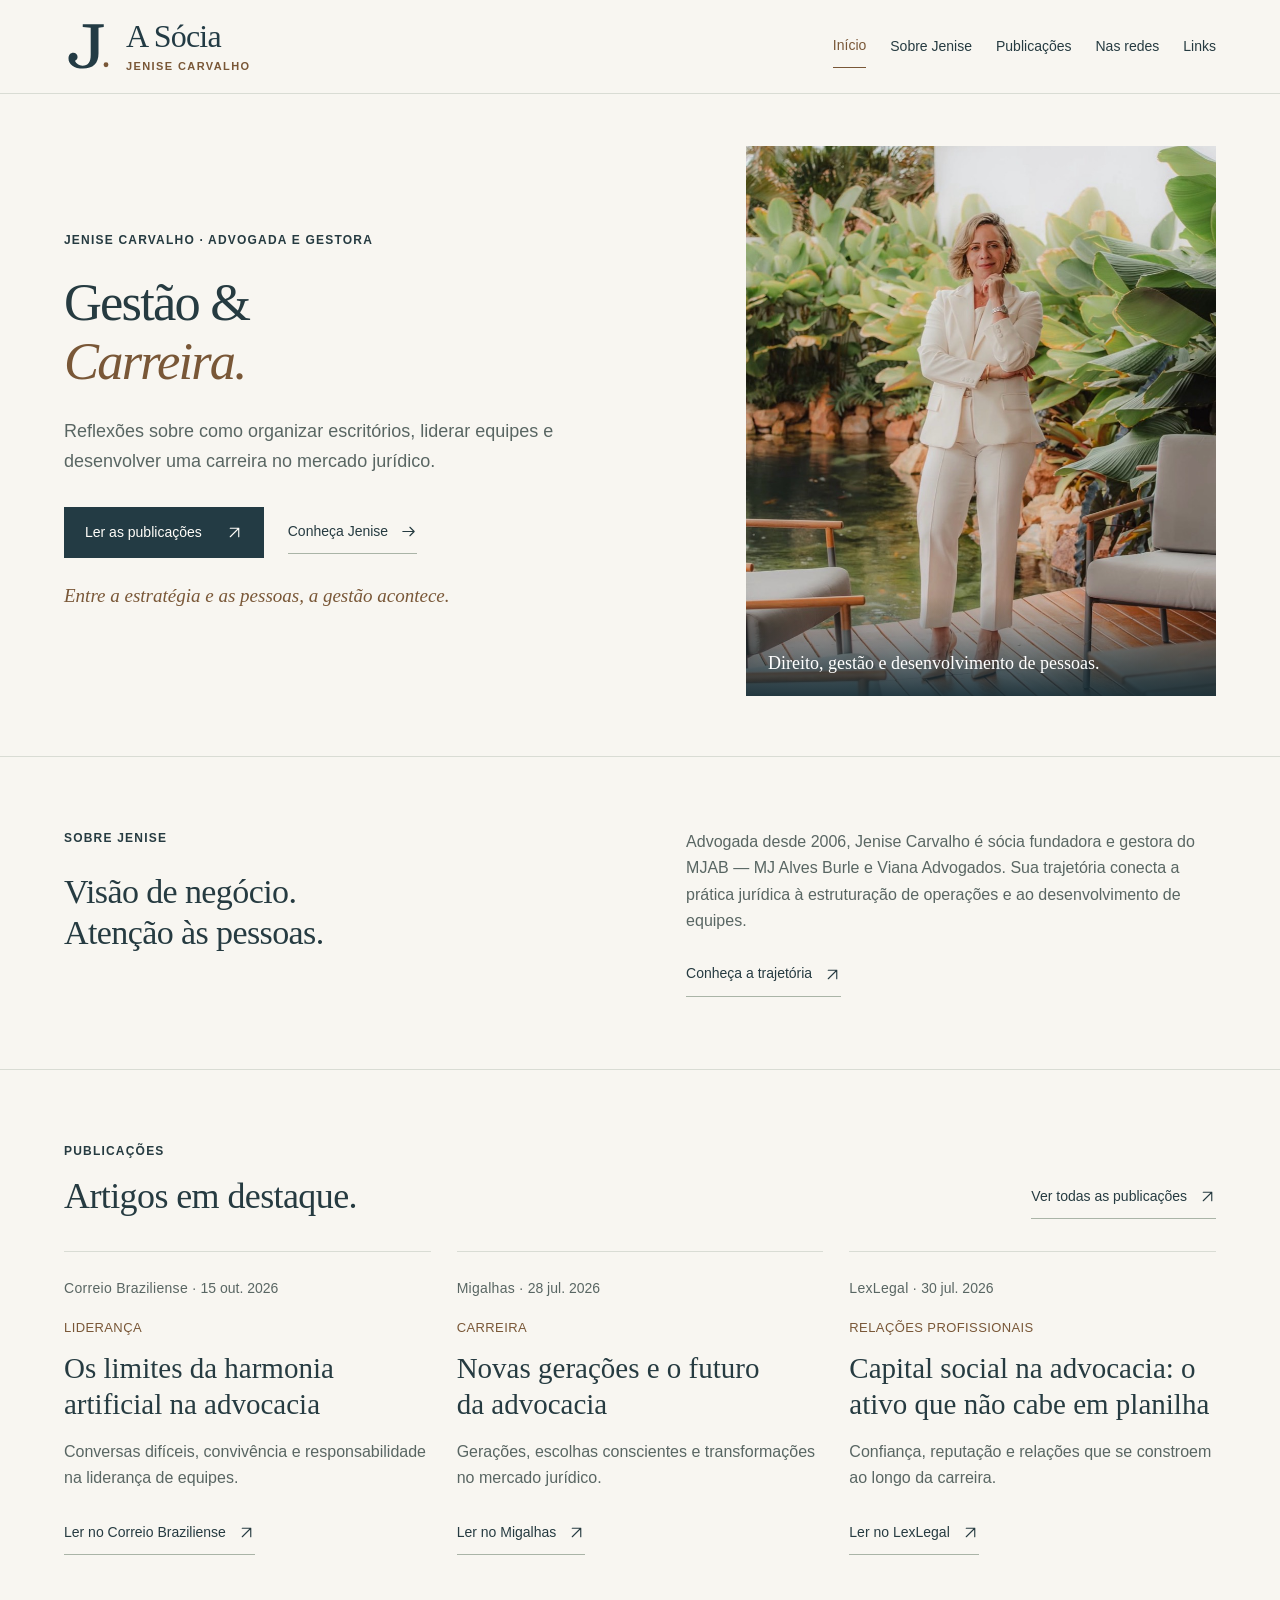
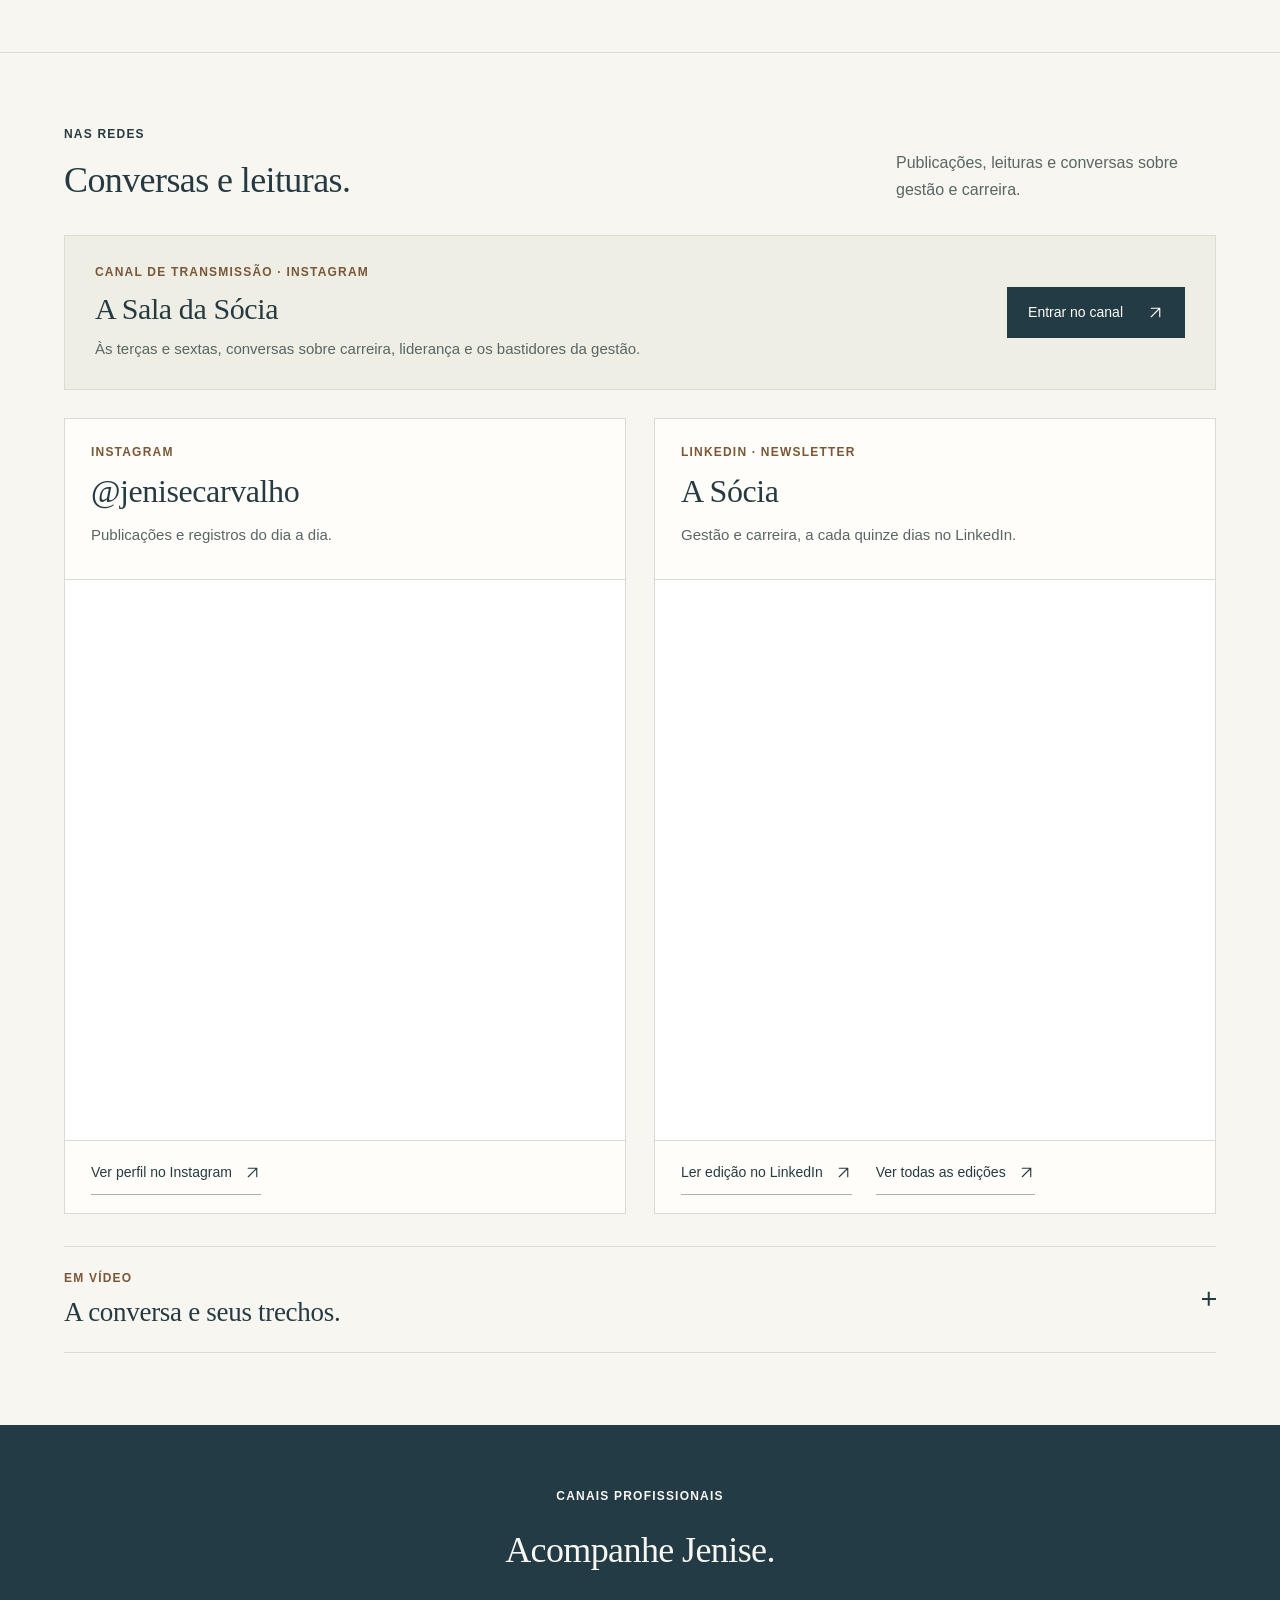
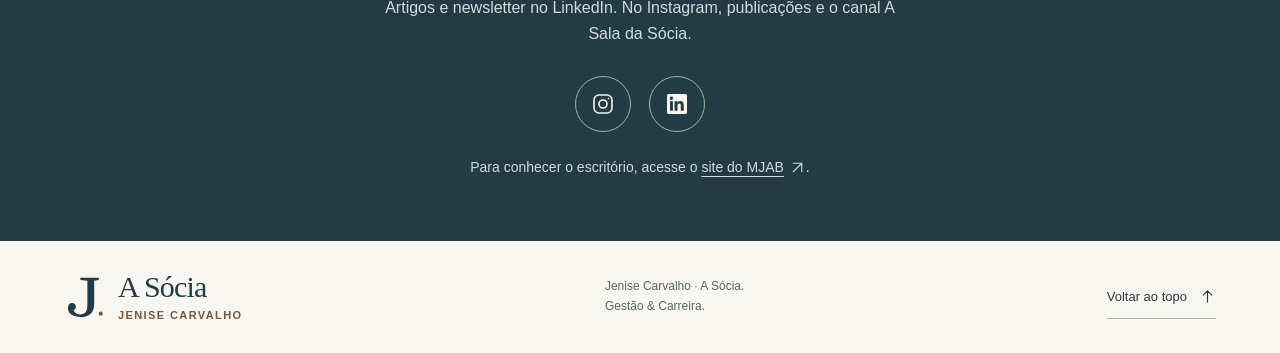
<file: index.html>
<!doctype html>
<html lang="pt-BR">
<head>
  <meta charset="utf-8">
  <meta name="viewport" content="width=device-width, initial-scale=1">
  <meta name="robots" content="index, follow">
  <meta name="description" content="Gestão e carreira na advocacia. Conheça Jenise Carvalho e acompanhe seus artigos, a newsletter A Sócia e suas conversas sobre liderança.">
  <link rel="canonical" href="https://matheusbdc.github.io/jenise-a-socia/">
  <meta property="og:type" content="website">
  <meta property="og:locale" content="pt_BR">
  <meta property="og:site_name" content="Jenise Carvalho · A Sócia">
  <meta property="og:title" content="Jenise Carvalho · A Sócia | Gestão &amp; Carreira">
  <meta property="og:description" content="Gestão e carreira na advocacia. Conheça Jenise Carvalho e acompanhe seus artigos, a newsletter A Sócia e suas conversas sobre liderança.">
  <meta property="og:url" content="https://matheusbdc.github.io/jenise-a-socia/">
  <meta property="og:image" content="https://matheusbdc.github.io/jenise-a-socia/assets/jenise-a-socia-compartilhar-v3.jpg">
  <meta property="og:image:secure_url" content="https://matheusbdc.github.io/jenise-a-socia/assets/jenise-a-socia-compartilhar-v3.jpg">
  <meta property="og:image:type" content="image/jpeg">
  <meta property="og:image:width" content="1200">
  <meta property="og:image:height" content="630">
  <meta property="og:image:alt" content="Retrato de Jenise Carvalho com a marca A Sócia. Gestão &amp; Carreira.">
  <meta name="twitter:card" content="summary_large_image">
  <meta name="twitter:title" content="Jenise Carvalho · A Sócia | Gestão &amp; Carreira">
  <meta name="twitter:description" content="Gestão e carreira na advocacia. Conheça Jenise Carvalho e acompanhe seus artigos, a newsletter A Sócia e suas conversas sobre liderança.">
  <meta name="twitter:image" content="https://matheusbdc.github.io/jenise-a-socia/assets/jenise-a-socia-compartilhar-v3.jpg">
  <meta name="twitter:image:alt" content="Retrato de Jenise Carvalho com a marca A Sócia. Gestão &amp; Carreira.">
  <meta name="theme-color" content="#233b44">
  <title>Jenise Carvalho · A Sócia | Gestão &amp; Carreira</title>
  <link rel="icon" href="assets/marca.svg?v=20261026-17" type="image/svg+xml">
  <link rel="stylesheet" href="assets/site.css?v=20261026-18">
  <script src="assets/site.js?v=20261026-16" defer></script>
<noscript><style>@media(max-width:900px){.header #navigation{display:flex;position:static;flex-wrap:wrap;width:100%;padding:0;box-shadow:none;border:0;gap:4px 22px}.menu{display:none}}</style></noscript>
</head>
<body class="page-home"><a class="skip" href="#conteudo">Ir para o conteúdo</a><header class="header"><a class="brand" href="./" aria-label="Jenise Carvalho · A Sócia, início"><img class="brand-symbol" src="assets/marca-monograma.svg?v=20261026-17" width="48" height="54" alt="" aria-hidden="true"><span class="brand-wordmark"><span class="brand-title">A Sócia</span><span class="brand-author">JENISE CARVALHO</span></span></a><button class="menu" aria-expanded="false" aria-controls="navigation">Menu <svg class="ui-icon" viewBox="0 0 24 24" fill="none" stroke="currentColor" stroke-width="1.6" aria-hidden="true"><path d="M4 6h16M4 12h16M4 18h16"/></svg></button><nav id="navigation" aria-label="Principal"><a href="./" aria-current="page">Início</a><a href="sobre/">Sobre Jenise</a><a href="publicacoes/">Publicações</a><a href="#conversas">Nas redes</a><a href="links/">Links</a></nav></header><main id="conteudo" tabindex="-1"><section class="hero" id="inicio" aria-labelledby="hero-title">
      <div class="hero-copy">
        <p class="eyebrow">JENISE CARVALHO · ADVOGADA E GESTORA</p>
        <h1 id="hero-title">Gestão &amp;<br><em>Carreira.</em></h1>
        <p class="lead">Reflexões sobre como organizar escritórios, liderar equipes e desenvolver uma carreira no mercado jurídico.</p>
        <div class="hero-actions"><a class="button" href="publicacoes/">Ler as publicações <svg class="ui-icon" viewBox="0 0 24 24" fill="none" stroke="currentColor" stroke-width="1.6" stroke-linecap="round" stroke-linejoin="round" aria-hidden="true" focusable="false"><path d="M6 18 18 6M6 6h12v12"/></svg></a><a class="text-link" href="sobre/">Conheça Jenise <svg class="ui-icon" viewBox="0 0 24 24" fill="none" stroke="currentColor" stroke-width="1.6" stroke-linecap="round" stroke-linejoin="round" aria-hidden="true" focusable="false"><path d="M4 12h16m-6-6 6 6-6 6"/></svg></a></div>
        <p class="hero-note">Entre a estratégia e as pessoas, a gestão acontece.</p>
      </div>
      <figure class="hero-photo"><img src="assets/jenise-lideranca.jpg" width="919" height="1280" alt="Jenise Carvalho em pé, de terno branco, em um jardim" fetchpriority="high" decoding="async"><figcaption>Direito, gestão e desenvolvimento de pessoas.</figcaption></figure>
    </section><section class="section home-intro" id="sobre" aria-labelledby="intro-title"><div><p class="eyebrow">SOBRE JENISE</p><h2 class="editorial-title" id="intro-title">Visão de negócio.<br>Atenção às pessoas.</h2></div><div><p>Advogada desde 2006, Jenise Carvalho é sócia fundadora e gestora do MJAB — MJ Alves Burle e Viana Advogados. Sua trajetória conecta a prática jurídica à estruturação de operações e ao desenvolvimento de equipes.</p><a class="text-link" href="sobre/">Conheça a trajetória <svg class="ui-icon" viewBox="0 0 24 24" fill="none" stroke="currentColor" stroke-width="1.6" stroke-linecap="round" stroke-linejoin="round" aria-hidden="true" focusable="false"><path d="M6 18 18 6M6 6h12v12"/></svg></a></div></section><section class="section home-publications" id="publicacoes" aria-labelledby="publications-title"><div class="section-heading"><div><p class="eyebrow">PUBLICAÇÕES</p><h2 class="editorial-title" id="publications-title">Artigos em destaque.</h2></div><a class="text-link" href="publicacoes/">Ver todas as publicações <svg class="ui-icon" viewBox="0 0 24 24" fill="none" stroke="currentColor" stroke-width="1.6" stroke-linecap="round" stroke-linejoin="round" aria-hidden="true" focusable="false"><path d="M6 18 18 6M6 6h12v12"/></svg></a></div><div class="highlights-grid"><article class="publication-card"><p class="article-meta">Correio Braziliense · <time datetime="2026-10-15">15 out. 2026</time></p><p class="card-theme">Liderança</p><h3><a href="https://www.correiobraziliense.com.br/direito-e-justica/2026/10/7519737-os-limites-da-harmonia-artificial-na-advocacia.html" target="_blank" rel="noopener noreferrer">Os limites da harmonia artificial na advocacia</a></h3><p>Conversas difíceis, convivência e responsabilidade na liderança de equipes.</p><a class="text-link" href="https://www.correiobraziliense.com.br/direito-e-justica/2026/10/7519737-os-limites-da-harmonia-artificial-na-advocacia.html" target="_blank" rel="noopener noreferrer">Ler no Correio Braziliense <svg class="ui-icon" viewBox="0 0 24 24" fill="none" stroke="currentColor" stroke-width="1.6" stroke-linecap="round" stroke-linejoin="round" aria-hidden="true" focusable="false"><path d="M6 18 18 6M6 6h12v12"/></svg></a></article><article class="publication-card"><p class="article-meta">Migalhas · <time datetime="2026-07-28">28 jul. 2026</time></p><p class="card-theme">Carreira</p><h3><a href="https://www.migalhas.com.br/depeso/461056/o-que-a-geracao-z-e-os-millennials-revelam-sobre-o-mercado-juridico" target="_blank" rel="noopener noreferrer">Novas gerações e o futuro da advocacia</a></h3><p>Gerações, escolhas conscientes e transformações no mercado jurídico.</p><a class="text-link" href="https://www.migalhas.com.br/depeso/461056/o-que-a-geracao-z-e-os-millennials-revelam-sobre-o-mercado-juridico" target="_blank" rel="noopener noreferrer">Ler no Migalhas <svg class="ui-icon" viewBox="0 0 24 24" fill="none" stroke="currentColor" stroke-width="1.6" stroke-linecap="round" stroke-linejoin="round" aria-hidden="true" focusable="false"><path d="M6 18 18 6M6 6h12v12"/></svg></a></article><article class="publication-card"><p class="article-meta">LexLegal · <time datetime="2026-07-30">30 jul. 2026</time></p><p class="card-theme">Relações profissionais</p><h3><a href="https://lexlegal.com.br/capital-social-na-advocacia-o-ativo-que-nao-cabe-em-planilha/" target="_blank" rel="noopener noreferrer">Capital social na advocacia: o ativo que não cabe em planilha</a></h3><p>Confiança, reputação e relações que se constroem ao longo da carreira.</p><a class="text-link" href="https://lexlegal.com.br/capital-social-na-advocacia-o-ativo-que-nao-cabe-em-planilha/" target="_blank" rel="noopener noreferrer">Ler no LexLegal <svg class="ui-icon" viewBox="0 0 24 24" fill="none" stroke="currentColor" stroke-width="1.6" stroke-linecap="round" stroke-linejoin="round" aria-hidden="true" focusable="false"><path d="M6 18 18 6M6 6h12v12"/></svg></a></article></div></section><section class="section conversations" id="conversas" aria-labelledby="conversations-title">
  <div class="section-heading"><div><p class="eyebrow">NAS REDES</p><h2 class="editorial-title" id="conversations-title">Conversas e leituras.</h2></div><p>Publicações, leituras e conversas sobre gestão e carreira.</p></div>
  <aside class="channel-callout" id="sala-da-socia" aria-labelledby="channel-title">
    <div><p class="eyebrow">CANAL DE TRANSMISSÃO · INSTAGRAM</p><h3 id="channel-title">A Sala da Sócia</h3><p>Às terças e sextas, conversas sobre carreira, liderança e os bastidores da gestão.</p></div>
    <a class="button" href="https://www.instagram.com/channel/HG0R01zZ5a70B2cw/" target="_blank" rel="noopener noreferrer">Entrar no canal <svg class="ui-icon" viewBox="0 0 24 24" fill="none" stroke="currentColor" stroke-width="1.6" stroke-linecap="round" stroke-linejoin="round" aria-hidden="true" focusable="false"><path d="M6 18 18 6M6 6h12v12"/></svg></a>
  </aside>
  <div class="network-previews">
    <div class="network-panel network-instagram" id="canal-instagram">
      <aside class="social-preview-card instagram-card" id="instagram" tabindex="-1" aria-labelledby="instagram-title">
        <div class="social-preview-heading"><p class="eyebrow">INSTAGRAM</p><h3 id="instagram-title">@jenisecarvalho</h3><p>Publicações e registros do dia a dia.</p></div>
        <div class="social-preview-frame instagram-slot" id="instagram-profile"><iframe src="https://www.instagram.com/jenisecarvalho/embed/" title="Perfil e publicações de Jenise Carvalho no Instagram" width="360" height="440" loading="lazy" referrerpolicy="strict-origin-when-cross-origin" allow="autoplay 'none'"></iframe></div>
        <div class="social-preview-links"><a class="text-link" href="https://www.instagram.com/jenisecarvalho/" target="_blank" rel="noopener noreferrer">Ver perfil no Instagram <svg class="ui-icon" viewBox="0 0 24 24" fill="none" stroke="currentColor" stroke-width="1.6" stroke-linecap="round" stroke-linejoin="round" aria-hidden="true" focusable="false"><path d="M6 18 18 6M6 6h12v12"/></svg></a></div>
      </aside>
    </div>
    <div class="network-panel network-newsletter" id="canal-newsletter">
      <section class="social-preview-card" id="abordagem" tabindex="-1" aria-labelledby="newsletter-title">
        <div class="social-preview-heading"><p class="eyebrow">LINKEDIN · NEWSLETTER</p><h3 id="newsletter-title">A Sócia</h3><p>Gestão e carreira, a cada quinze dias no LinkedIn.</p></div>
        <div class="social-preview-frame linkedin-slot"><iframe src="https://www.linkedin.com/embed/feed/update/urn:li:activity:7518284211699474434" title="Prévia de A Sócia no LinkedIn: Sucessão não é conversa de despedida" width="504" height="700" loading="lazy" allow="autoplay 'none'" referrerpolicy="strict-origin-when-cross-origin"></iframe></div>
        <div class="social-preview-links"><a class="text-link" href="https://www.linkedin.com/pulse/sucess%C3%A3o-n%C3%A3o-%C3%A9-conversa-de-despedida-jenise-carvalho-b4wlf/" target="_blank" rel="noopener noreferrer">Ler edição no LinkedIn <svg class="ui-icon" viewBox="0 0 24 24" fill="none" stroke="currentColor" stroke-width="1.6" stroke-linecap="round" stroke-linejoin="round" aria-hidden="true" focusable="false"><path d="M6 18 18 6M6 6h12v12"/></svg></a><a class="text-link" href="https://www.linkedin.com/newsletters/a-s%C3%B3cia-6931297052869935104" target="_blank" rel="noopener noreferrer">Ver todas as edições <svg class="ui-icon" viewBox="0 0 24 24" fill="none" stroke="currentColor" stroke-width="1.6" stroke-linecap="round" stroke-linejoin="round" aria-hidden="true" focusable="false"><path d="M6 18 18 6M6 6h12v12"/></svg></a></div>
      </section>
    </div>
  </div>
  <details class="disclosure network-video-disclosure" id="conversa">
    <summary><span><span class="eyebrow">EM VÍDEO</span><span class="video-disclosure-title">A conversa e seus trechos.</span></span><span class="disclosure-sign" aria-hidden="true"></span></summary>
  <div class="network-panel network-video" id="canal-video">
    <article class="video-card" id="conversa-video" tabindex="-1" aria-labelledby="video-title">
          <div class="video-slot" id="video-player"><button type="button" class="video-launch branded-video" data-video-start="0" aria-label="Carregar vídeo do Casa Capta com Jenise Carvalho"><img class="video-cover" src="assets/capa-video-casa-capta-v1.jpg" width="1200" height="675" alt="" loading="lazy" decoding="async"><span class="video-kicker">CASA CAPTA · EPISÓDIO 01</span><span class="play-icon" aria-hidden="true"><svg class="ui-icon" viewBox="0 0 24 24" fill="none" stroke="currentColor" stroke-width="1.6" stroke-linecap="round" stroke-linejoin="round" aria-hidden="true" focusable="false"><path d="m9 5 11 7-11 7Z" fill="currentColor" stroke="none"/></svg></span><span class="video-prompt">Assistir à conversa</span><span class="video-duration">1 h 12 min · YouTube</span></button></div>
          <div class="video-description"><p class="eyebrow">CAPTA COM VOCÊ · <time datetime="2026-10-05">5 OUT. 2026</time></p><h3 id="video-title">Quando as conexões movem o jogo: pessoas, decisões e negócios em rede</h3><p>Jenise Carvalho e Danielle Sarti participam de uma conversa sobre carreira, gestão e relações no trabalho.</p><a class="text-link" href="https://www.youtube.com/watch?v=cIO_klDjaLY" target="_blank" rel="noopener noreferrer">Abrir episódio no YouTube <svg class="ui-icon" viewBox="0 0 24 24" fill="none" stroke="currentColor" stroke-width="1.6" stroke-linecap="round" stroke-linejoin="round" aria-hidden="true" focusable="false"><path d="M6 18 18 6M6 6h12v12"/></svg></a></div>
        </article>
    <div class="episode-notes"><div class="episode-intro"><p class="eyebrow">NA FALA DE JENISE</p><h3>Trechos da conversa.</h3><p>Escolha um tema para assistir aqui.</p></div><details class="disclosure episode-details"><summary>Explorar os quatro trechos<span class="disclosure-sign" aria-hidden="true"></span></summary><div class="episode-moments">
        <button type="button" data-video-start="275"><span class="moment-time">04:35</span><span><strong>Uma carreira que encontra a gestão</strong><span>O interesse pela gestão surgiu ainda no estágio e se fortaleceu na implantação da unidade do Rio de Janeiro.</span></span><svg class="ui-icon" viewBox="0 0 24 24" fill="none" stroke="currentColor" stroke-width="1.6" stroke-linecap="round" stroke-linejoin="round" aria-hidden="true" focusable="false"><path d="m9 5 11 7-11 7Z" fill="currentColor" stroke="none"/></svg></button>
        <button type="button" data-video-start="1278"><span class="moment-time">21:18</span><span><strong>Tecnologia com pensamento próprio</strong><span>Usar IA exige estudo e repertório para sustentar uma conversa com o cliente e compreender o trabalho entregue.</span></span><svg class="ui-icon" viewBox="0 0 24 24" fill="none" stroke="currentColor" stroke-width="1.6" stroke-linecap="round" stroke-linejoin="round" aria-hidden="true" focusable="false"><path d="m9 5 11 7-11 7Z" fill="currentColor" stroke="none"/></svg></button>
        <button type="button" data-video-start="1726"><span class="moment-time">28:46</span><span><strong>Amadurecer também é escolher o momento</strong><span>Na liderança, nem toda resposta precisa ser imediata. Aprender a escolher a hora de se posicionar faz parte do desenvolvimento.</span></span><svg class="ui-icon" viewBox="0 0 24 24" fill="none" stroke="currentColor" stroke-width="1.6" stroke-linecap="round" stroke-linejoin="round" aria-hidden="true" focusable="false"><path d="m9 5 11 7-11 7Z" fill="currentColor" stroke="none"/></svg></button>
        <button type="button" data-video-start="3411"><span class="moment-time">56:51</span><span><strong>Conexão começa pelo interesse no outro</strong><span>A escuta e a atenção às pessoas ajudam a construir relações no cotidiano do trabalho.</span></span><svg class="ui-icon" viewBox="0 0 24 24" fill="none" stroke="currentColor" stroke-width="1.6" stroke-linecap="round" stroke-linejoin="round" aria-hidden="true" focusable="false"><path d="m9 5 11 7-11 7Z" fill="currentColor" stroke="none"/></svg></button>
      </div></details></div>
  </div>
  </details>
</section><section class="contact" id="contato" aria-labelledby="contact-title"><p class="eyebrow">CANAIS PROFISSIONAIS</p><h2 class="editorial-title" id="contact-title">Acompanhe Jenise.</h2><p>Artigos e newsletter no LinkedIn. No Instagram, publicações e o canal A Sala da Sócia.</p><div class="social-links social-icons"><a href="https://www.instagram.com/jenisecarvalho/" target="_blank" rel="noopener noreferrer" aria-label="Instagram de Jenise Carvalho" title="Instagram"><svg class="social-icon" viewBox="0 0 24 24" fill="none" stroke="currentColor" stroke-width="1.6" stroke-linecap="round" stroke-linejoin="round" aria-hidden="true" focusable="false"><rect x="3" y="3" width="18" height="18" rx="5"/><circle cx="12" cy="12" r="4"/><circle cx="17.5" cy="6.5" r=".8" fill="currentColor" stroke="none"/></svg></a><a href="https://www.linkedin.com/in/jenisecarvalho/" target="_blank" rel="noopener noreferrer" aria-label="LinkedIn de Jenise Carvalho" title="LinkedIn"><svg class="social-icon" viewBox="0 0 24 24" fill="currentColor" aria-hidden="true" focusable="false"><path d="M20.45 2H3.55C2.69 2 2 2.68 2 3.52v16.96c0 .84.69 1.52 1.55 1.52h16.9c.86 0 1.55-.68 1.55-1.52V3.52c0-.84-.69-1.52-1.55-1.52ZM7.93 18.75H4.98V9.2h2.95v9.55ZM6.45 7.89a1.71 1.71 0 1 1 0-3.42 1.71 1.71 0 0 1 0 3.42Zm12.3 10.86H15.8v-4.64c0-1.1-.02-2.52-1.54-2.52-1.54 0-1.77 1.2-1.77 2.44v4.72H9.54V9.2h2.83v1.3h.04c.39-.74 1.36-1.52 2.79-1.52 2.98 0 3.55 1.96 3.55 4.5v5.27Z"/></svg></a></div><p class="contact-context">Para conhecer o escritório, acesse o <a href="https://www.mjab.adv.br/" target="_blank" rel="noopener noreferrer">site do MJAB <svg class="ui-icon" viewBox="0 0 24 24" fill="none" stroke="currentColor" stroke-width="1.6" stroke-linecap="round" stroke-linejoin="round" aria-hidden="true" focusable="false"><path d="M6 18 18 6M6 6h12v12"/></svg></a>.</p></section></main><footer><a class="brand" href="./"><img class="brand-symbol" src="assets/marca-monograma.svg?v=20261026-17" width="48" height="54" alt="" aria-hidden="true"><span class="brand-wordmark"><span class="brand-title">A Sócia</span><span class="brand-author">JENISE CARVALHO</span></span></a><p>Jenise Carvalho · A Sócia.<br>Gestão &amp; Carreira.</p><a class="text-link" href="#conteudo">Voltar ao topo <svg class="ui-icon" viewBox="0 0 24 24" fill="none" stroke="currentColor" stroke-width="1.6" stroke-linecap="round" stroke-linejoin="round" aria-hidden="true" focusable="false"><path d="M12 20V4m-6 6 6-6 6 6"/></svg></a></footer></body>
</html>
</file>
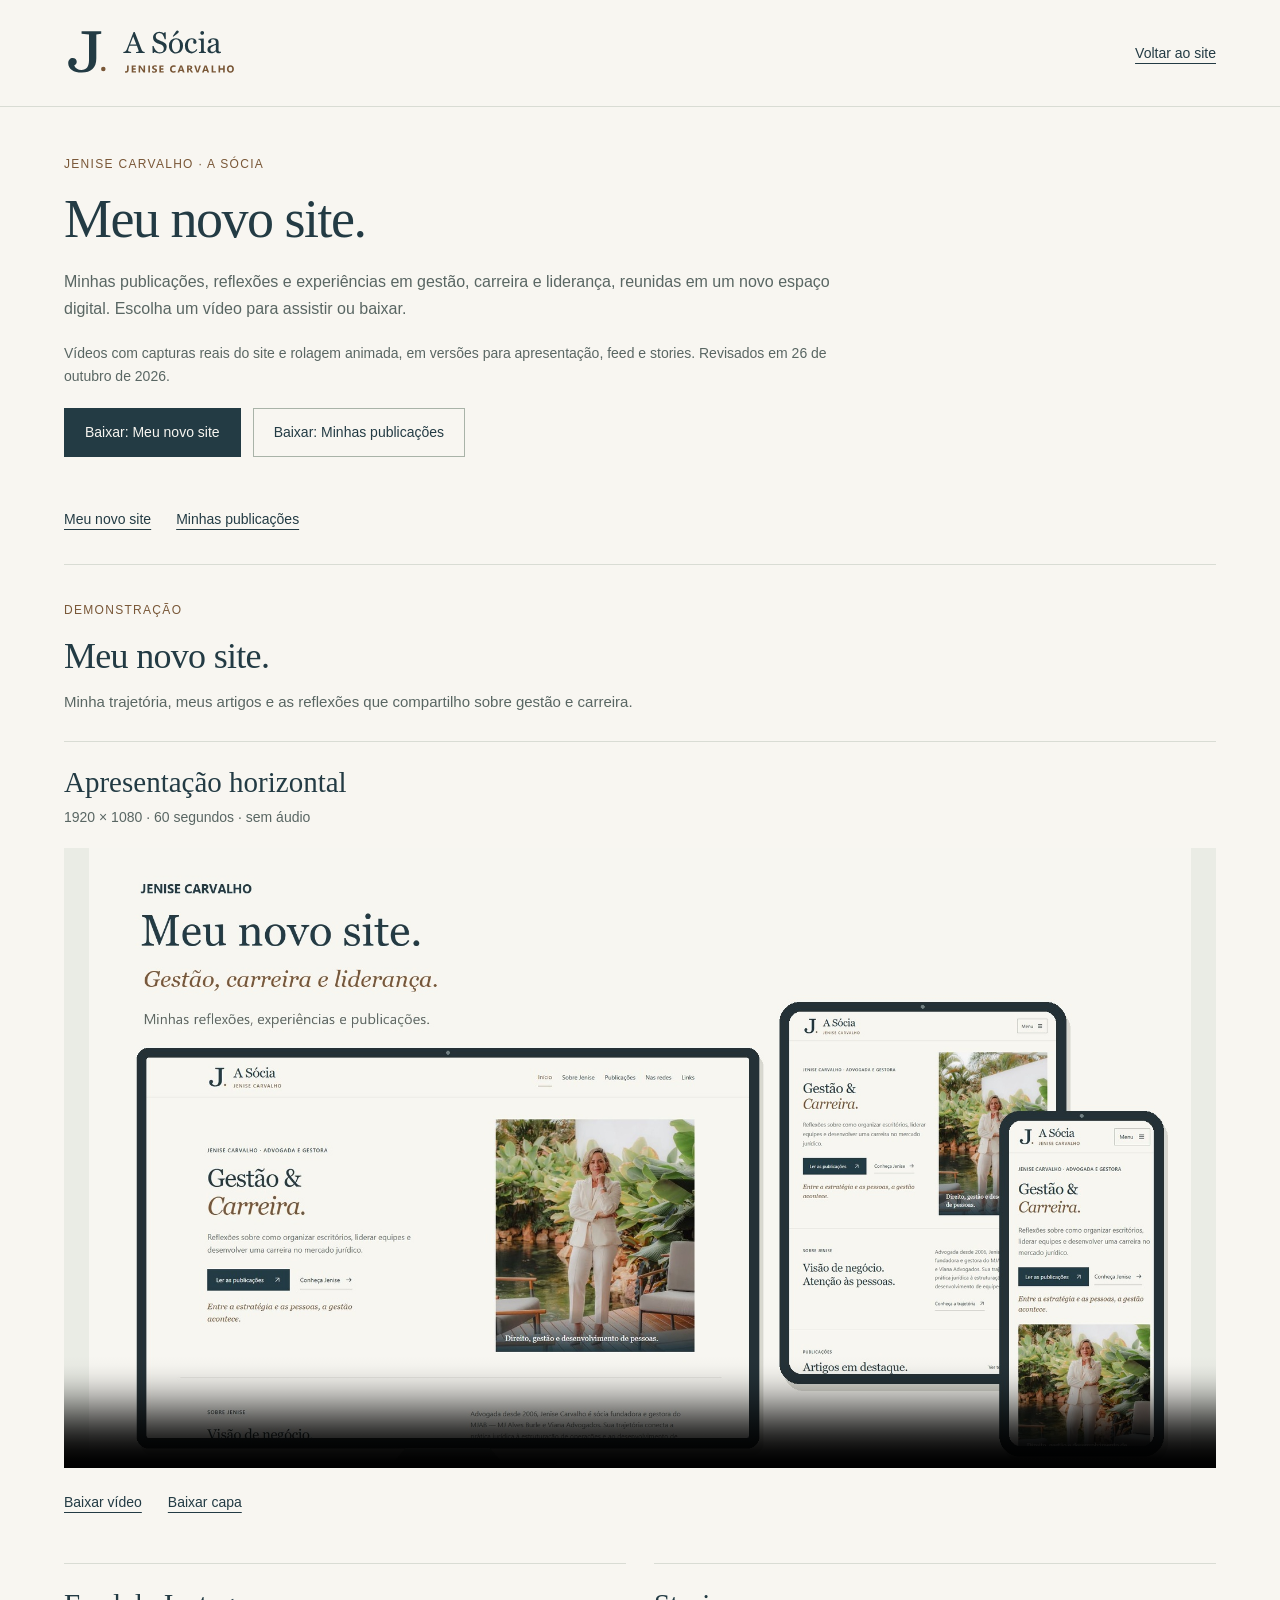
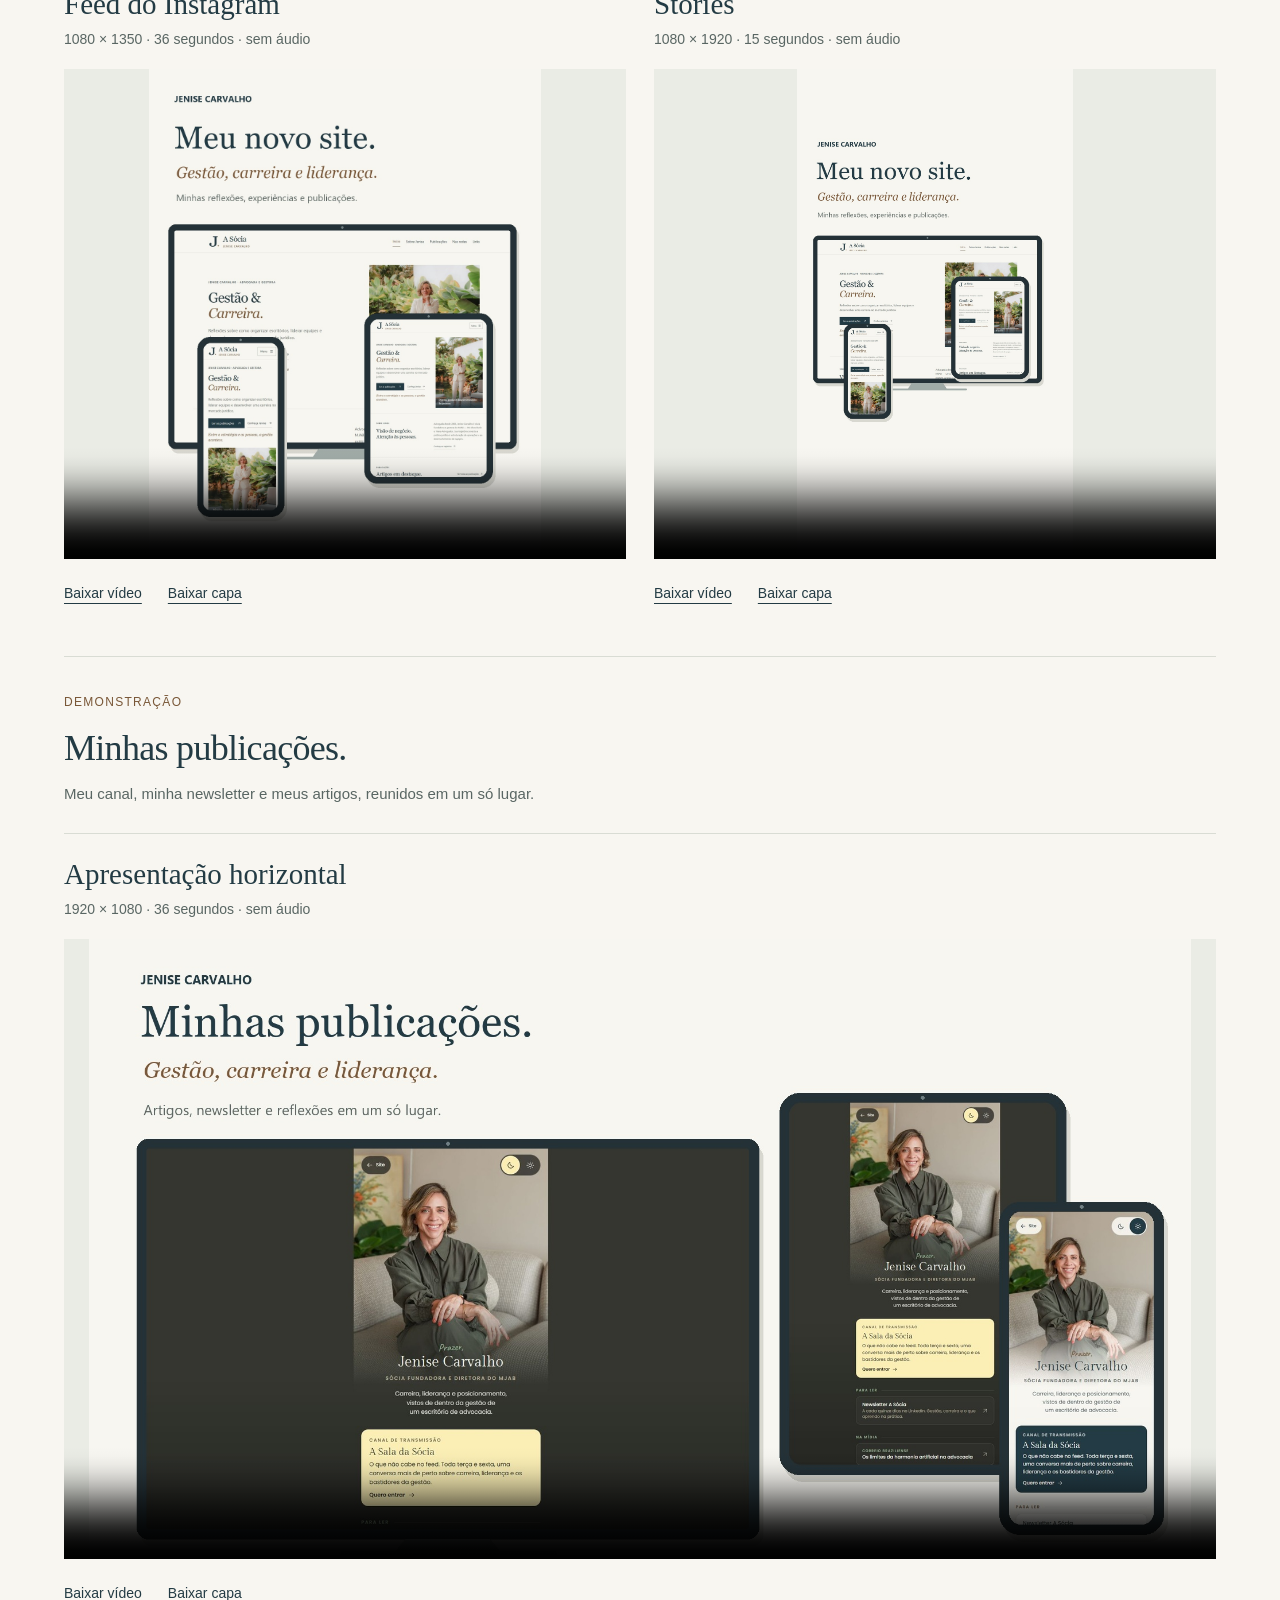
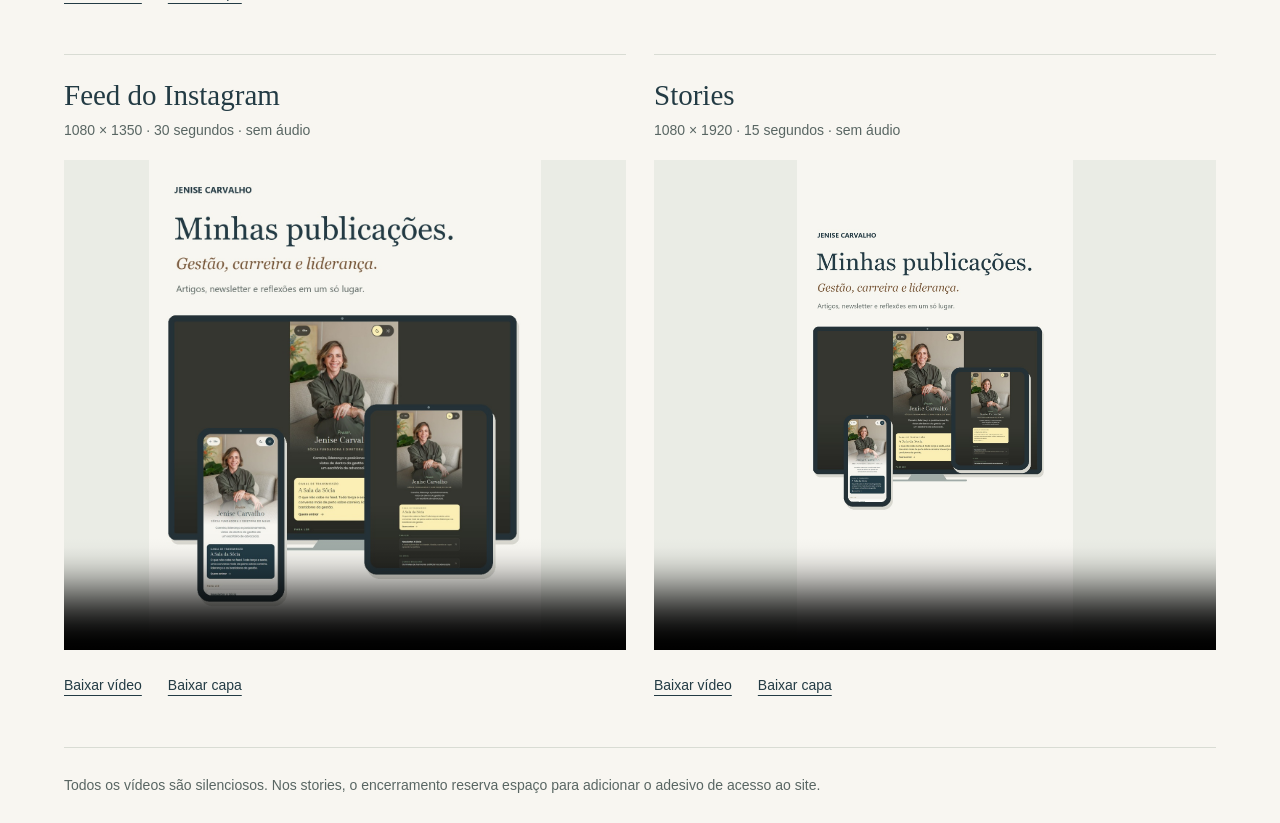
<file: apresentacao/index.html>
<!doctype html>
<html lang="pt-BR">
<head>
<meta charset="utf-8"><meta name="viewport" content="width=device-width, initial-scale=1">
<meta name="robots" content="noindex, nofollow"><meta name="theme-color" content="#233b44">
<meta name="description" content="Meu novo site e Minhas publicações: vídeos de Jenise Carvalho sobre gestão, carreira e liderança.">
<link rel="icon" href="../assets/marca.svg?v=20261026-17" type="image/svg+xml">
<title>Meu novo site · Jenise Carvalho</title>
<style>
:root{--paper:#f8f6f1;--ink:#233b44;--muted:#596663;--bronze:#795737;--line:#d9dcd4}
*{box-sizing:border-box}html{scroll-behavior:smooth;scroll-padding-top:25px}body{margin:0;background:var(--paper);color:var(--ink);font:16px/1.65 'Segoe UI',Arial,sans-serif}
.wrap{width:min(1160px,90%);margin:auto}.topbar{border-bottom:1px solid var(--line)}.topbar .wrap{display:flex;align-items:center;justify-content:space-between;gap:24px;padding:25px 0}
.brand img{display:block;max-width:100%;height:auto}a{color:inherit;text-underline-offset:5px}a:focus-visible,video:focus-visible{outline:3px solid var(--bronze);outline-offset:5px}.back{font-size:14px;white-space:nowrap}
header{padding:48px 0 32px}.eyebrow{font-size:12px;letter-spacing:1.3px;color:var(--bronze);margin:0 0 14px}h1,h2,h3{font-weight:400;font-family:Georgia,'Times New Roman',serif}
h1{font-size:clamp(36px,5vw,54px);line-height:1.12;letter-spacing:-1.5px;margin:0 0 20px}header p:not(.eyebrow){color:var(--muted);max-width:790px;margin:0 0 20px}
.bundle-actions{display:flex;flex-wrap:wrap;gap:12px}.button{display:inline-flex;align-items:center;justify-content:center;min-height:48px;background:var(--ink);color:var(--paper);padding:12px 20px;text-decoration:none;font-size:14px;border:1px solid var(--ink)}.button:hover{background:#375561}.button.secondary{background:transparent;color:var(--ink);border-color:#a9b3a8}.button.secondary:hover{background:#eaece5}
.shortcuts{display:flex;gap:25px;flex-wrap:wrap;padding-block:8px 23px;border-bottom:1px solid var(--line);font-size:14px}.shortcuts a{display:inline-flex;align-items:center;min-height:44px}
.video-group{padding-top:36px}.video-group+.video-group{margin-top:40px;border-top:1px solid var(--line)}.group-heading{margin-bottom:26px}.group-heading h2{font-size:36px;line-height:1.2;letter-spacing:-.7px;margin:0 0 12px}.group-heading p:last-child{margin:0;color:var(--muted);font-size:15px}
.grid{display:grid;grid-template-columns:repeat(2,minmax(0,1fr));gap:38px 28px}article{border-top:1px solid var(--line);padding-top:22px;min-width:0}.grid>article:first-child{grid-column:1/-1}h3{font-size:29px;line-height:1.25;margin:0 0 6px}.meta{font-size:14px;color:var(--muted);margin:0 0 18px}
video{display:block;width:100%;height:490px;background:#eaece5;object-fit:contain}.grid>article:first-child video{height:auto;aspect-ratio:16/9;max-height:620px}.downloads{display:flex;flex-wrap:wrap;gap:12px 26px;margin-top:13px}.downloads a{display:inline-flex;align-items:center;min-height:44px;font-size:14px}
footer{border-top:1px solid var(--line);padding:26px 0;margin-top:40px;color:var(--muted);font-size:14px}footer p{margin:0}
@media(max-width:700px){.topbar .wrap{align-items:flex-start;flex-direction:column;gap:10px;padding:20px 0}.grid{grid-template-columns:1fr;gap:28px}header{padding:34px 0 28px}video{height:auto;max-height:660px}h3{font-size:27px}.button{width:100%}.video-group{padding-top:28px}.group-heading h2{font-size:31px}}
@media(prefers-reduced-motion:reduce){html{scroll-behavior:auto}}
</style>
</head>
<body>
<div class="topbar"><div class="wrap"><a class="brand" href="../"><img src="../assets/marca-assinatura.svg?v=20261026-17" width="176" height="56" alt="Jenise Carvalho · A Sócia"></a><a class="back" href="../">Voltar ao site</a></div></div>
<div class="wrap">
<header><p class="eyebrow">JENISE CARVALHO · A SÓCIA</p><h1>Meu novo site.</h1>
<p>Minhas publicações, reflexões e experiências em gestão, carreira e liderança, reunidas em um novo espaço digital. Escolha um vídeo para assistir ou baixar.</p>
<p class="meta">Vídeos com capturas reais do site e rolagem animada, em versões para apresentação, feed e stories. Revisados em <time datetime="2026-10-26">26 de outubro de 2026</time>.</p>
<div class="bundle-actions"><a class="button" href="jenise-a-socia-demonstracao-atual.zip?v=20261026-convite" download="jenise-carvalho-meu-novo-site.zip">Baixar: Meu novo site</a><a class="button secondary" href="jenise-a-socia-links-demonstracao.zip?v=20261026-convite" download="jenise-carvalho-minhas-publicacoes.zip">Baixar: Minhas publicações</a></div></header>
<nav class="shortcuts" aria-label="Escolher demonstração"><a href="#site">Meu novo site</a><a href="#links">Minhas publicações</a></nav><main>
<section class="video-group" id="site" aria-labelledby="site-title"><div class="group-heading"><p class="eyebrow">DEMONSTRAÇÃO</p><h2 id="site-title">Meu novo site.</h2><p>Minha trajetória, meus artigos e as reflexões que compartilho sobre gestão e carreira.</p></div><div class="grid">
<article aria-labelledby="site-apresentacao-title">
<h3 id="site-apresentacao-title">Apresentação horizontal</h3><p class="meta">1920 × 1080 · 60 segundos · sem áudio</p>
<video controls muted playsinline preload="metadata" aria-label="Apresentação horizontal — Meu novo site" poster="jenise-a-socia-apresentacao-capa.jpg?v=20261026-convite" src="jenise-a-socia-apresentacao.mp4?v=20261026-convite">Seu navegador não reproduz este vídeo. Use o link abaixo para baixar.</video>
<div class="downloads"><a href="jenise-a-socia-apresentacao.mp4?v=20261026-convite" download="jenise-carvalho-meu-novo-site-horizontal.mp4">Baixar vídeo</a><a href="jenise-a-socia-apresentacao-capa.jpg?v=20261026-convite" download="jenise-carvalho-meu-novo-site-horizontal-capa.jpg">Baixar capa</a></div>
</article>
<article aria-labelledby="site-feed-title">
<h3 id="site-feed-title">Feed do Instagram</h3><p class="meta">1080 × 1350 · 36 segundos · sem áudio</p>
<video controls muted playsinline preload="metadata" aria-label="Feed do Instagram — Meu novo site" poster="jenise-a-socia-feed-capa.jpg?v=20261026-convite" src="jenise-a-socia-feed.mp4?v=20261026-convite">Seu navegador não reproduz este vídeo. Use o link abaixo para baixar.</video>
<div class="downloads"><a href="jenise-a-socia-feed.mp4?v=20261026-convite" download="jenise-carvalho-meu-novo-site-feed.mp4">Baixar vídeo</a><a href="jenise-a-socia-feed-capa.jpg?v=20261026-convite" download="jenise-carvalho-meu-novo-site-feed-capa.jpg">Baixar capa</a></div>
</article>
<article aria-labelledby="site-stories-title">
<h3 id="site-stories-title">Stories</h3><p class="meta">1080 × 1920 · 15 segundos · sem áudio</p>
<video controls muted playsinline preload="metadata" aria-label="Stories — Meu novo site" poster="jenise-a-socia-stories-capa.jpg?v=20261026-convite" src="jenise-a-socia-stories.mp4?v=20261026-convite">Seu navegador não reproduz este vídeo. Use o link abaixo para baixar.</video>
<div class="downloads"><a href="jenise-a-socia-stories.mp4?v=20261026-convite" download="jenise-carvalho-meu-novo-site-stories.mp4">Baixar vídeo</a><a href="jenise-a-socia-stories-capa.jpg?v=20261026-convite" download="jenise-carvalho-meu-novo-site-stories-capa.jpg">Baixar capa</a></div>
</article>
</div></section>
<section class="video-group" id="links" aria-labelledby="links-title"><div class="group-heading"><p class="eyebrow">DEMONSTRAÇÃO</p><h2 id="links-title">Minhas publicações.</h2><p>Meu canal, minha newsletter e meus artigos, reunidos em um só lugar.</p></div><div class="grid">
<article aria-labelledby="links-apresentacao-title">
<h3 id="links-apresentacao-title">Apresentação horizontal</h3><p class="meta">1920 × 1080 · 36 segundos · sem áudio</p>
<video controls muted playsinline preload="metadata" aria-label="Apresentação horizontal — Minhas publicações" poster="jenise-a-socia-links-apresentacao-capa.jpg?v=20261026-convite" src="jenise-a-socia-links-apresentacao.mp4?v=20261026-convite">Seu navegador não reproduz este vídeo. Use o link abaixo para baixar.</video>
<div class="downloads"><a href="jenise-a-socia-links-apresentacao.mp4?v=20261026-convite" download="jenise-carvalho-minhas-publicacoes-horizontal.mp4">Baixar vídeo</a><a href="jenise-a-socia-links-apresentacao-capa.jpg?v=20261026-convite" download="jenise-carvalho-minhas-publicacoes-horizontal-capa.jpg">Baixar capa</a></div>
</article>
<article aria-labelledby="links-feed-title">
<h3 id="links-feed-title">Feed do Instagram</h3><p class="meta">1080 × 1350 · 30 segundos · sem áudio</p>
<video controls muted playsinline preload="metadata" aria-label="Feed do Instagram — Minhas publicações" poster="jenise-a-socia-links-feed-capa.jpg?v=20261026-convite" src="jenise-a-socia-links-feed.mp4?v=20261026-convite">Seu navegador não reproduz este vídeo. Use o link abaixo para baixar.</video>
<div class="downloads"><a href="jenise-a-socia-links-feed.mp4?v=20261026-convite" download="jenise-carvalho-minhas-publicacoes-feed.mp4">Baixar vídeo</a><a href="jenise-a-socia-links-feed-capa.jpg?v=20261026-convite" download="jenise-carvalho-minhas-publicacoes-feed-capa.jpg">Baixar capa</a></div>
</article>
<article aria-labelledby="links-stories-title">
<h3 id="links-stories-title">Stories</h3><p class="meta">1080 × 1920 · 15 segundos · sem áudio</p>
<video controls muted playsinline preload="metadata" aria-label="Stories — Minhas publicações" poster="jenise-a-socia-links-stories-capa.jpg?v=20261026-convite" src="jenise-a-socia-links-stories.mp4?v=20261026-convite">Seu navegador não reproduz este vídeo. Use o link abaixo para baixar.</video>
<div class="downloads"><a href="jenise-a-socia-links-stories.mp4?v=20261026-convite" download="jenise-carvalho-minhas-publicacoes-stories.mp4">Baixar vídeo</a><a href="jenise-a-socia-links-stories-capa.jpg?v=20261026-convite" download="jenise-carvalho-minhas-publicacoes-stories-capa.jpg">Baixar capa</a></div>
</article>
</div></section>
</main><footer><p>Todos os vídeos são silenciosos. Nos stories, o encerramento reserva espaço para adicionar o adesivo de acesso ao site.</p></footer></div></body></html>
</file>
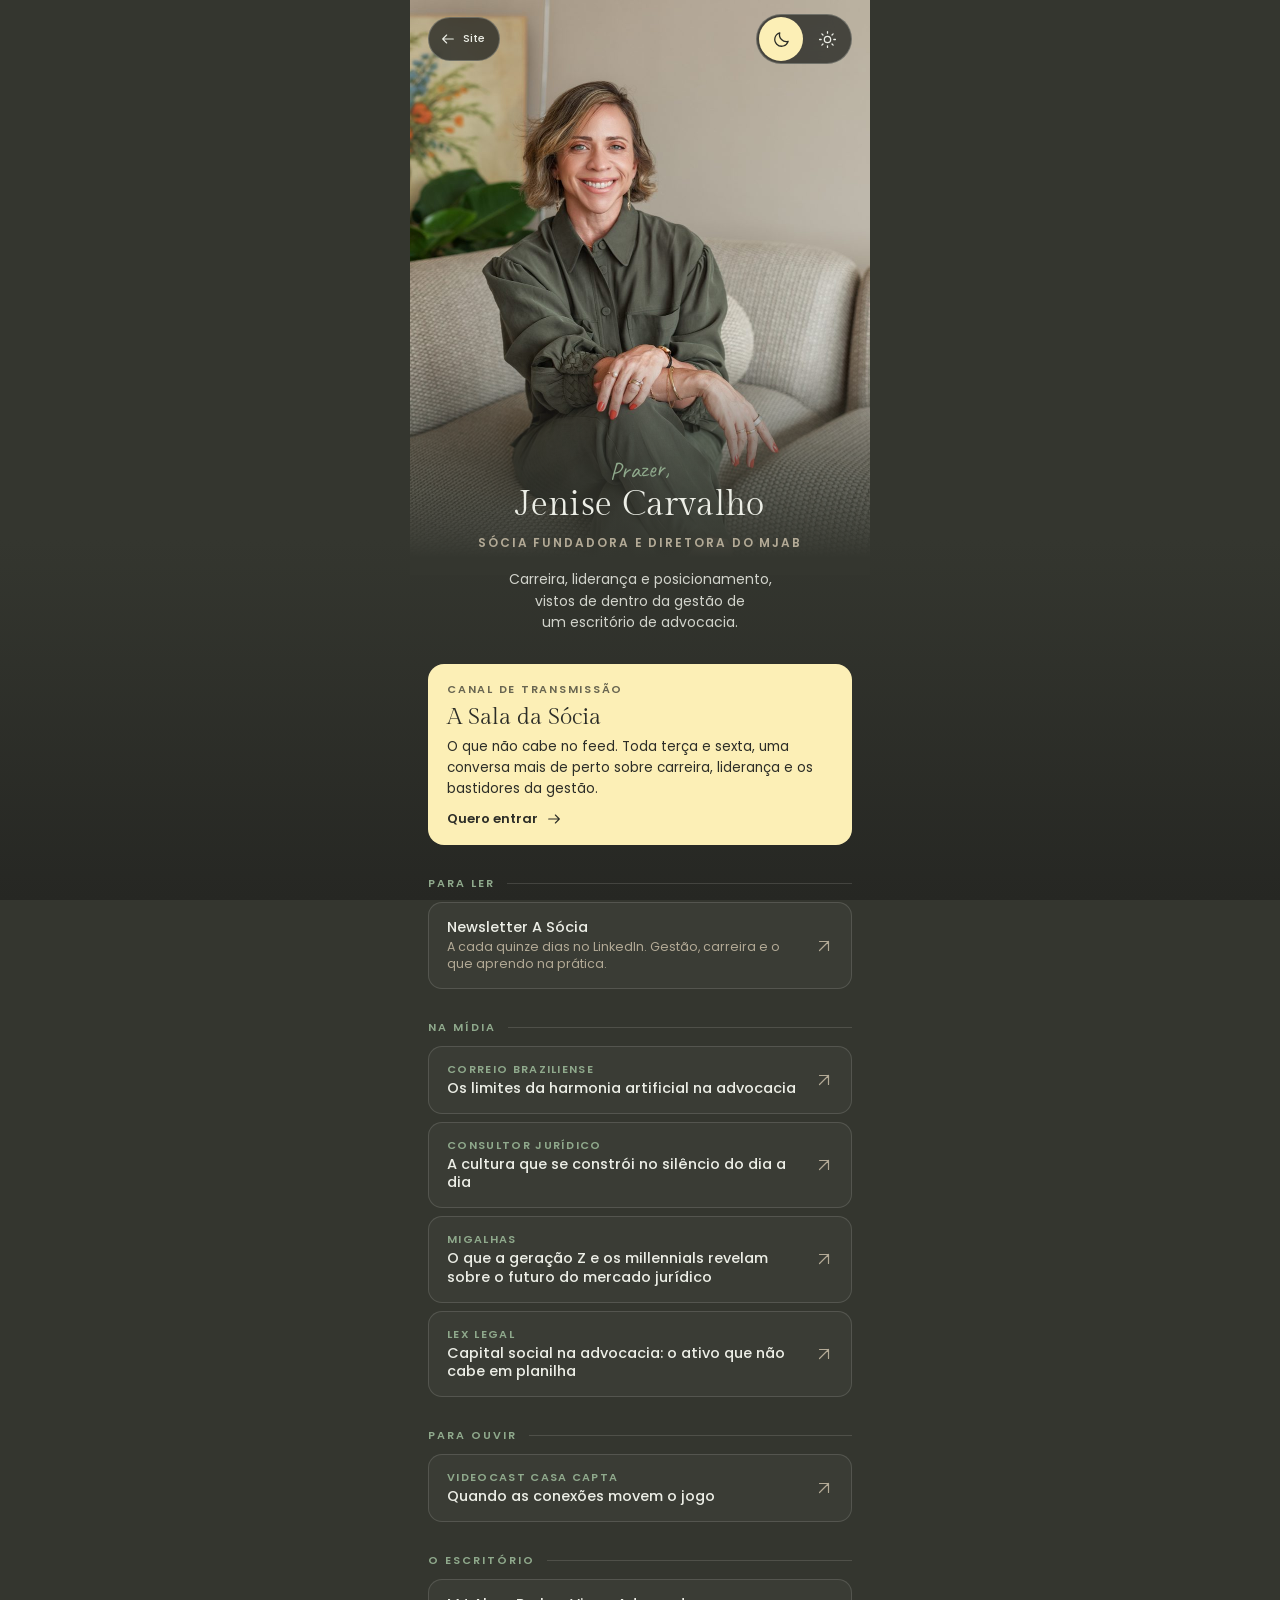
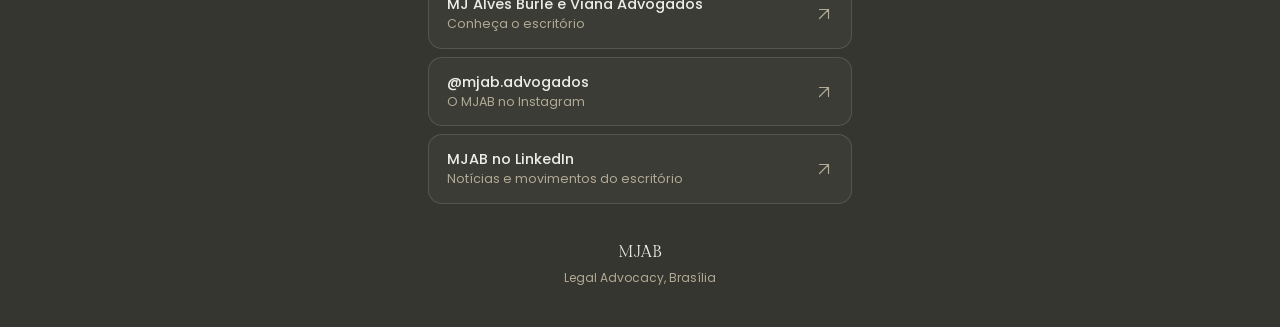
<file: links/index.html>
<!doctype html>
<html lang="pt-BR" data-theme="dark">
<head>
<meta charset="utf-8">
<meta name="robots" content="index, follow">
<meta name="viewport" content="width=device-width, initial-scale=1, viewport-fit=cover">
<title>Links de Jenise Carvalho | A Sócia</title>
<meta name="description" content="O canal A Sala da Sócia, a newsletter, artigos e conversas de Jenise Carvalho. Gestão, carreira e liderança na advocacia.">
<link rel="canonical" href="https://matheusbdc.github.io/jenise-a-socia/links/">
<link rel="icon" href="../assets/marca.svg?v=20261026-17" type="image/svg+xml">
<meta name="theme-color" content="#34362f">
<meta property="og:type" content="website">
<meta property="og:locale" content="pt_BR">
<meta property="og:site_name" content="Jenise Carvalho · A Sócia">
<meta property="og:title" content="Jenise Carvalho · Links | A Sócia">
<meta property="og:description" content="Canal A Sala da Sócia, newsletter, artigos e conversas em um só lugar.">
<meta property="og:url" content="https://matheusbdc.github.io/jenise-a-socia/links/">
<meta property="og:image" content="https://matheusbdc.github.io/jenise-a-socia/assets/jenise-a-socia-compartilhar-v3.jpg">
<meta property="og:image:secure_url" content="https://matheusbdc.github.io/jenise-a-socia/assets/jenise-a-socia-compartilhar-v3.jpg">
<meta property="og:image:type" content="image/jpeg">
<meta property="og:image:width" content="1200">
<meta property="og:image:height" content="630">
<meta property="og:image:alt" content="Jenise Carvalho · A Sócia · Gestão &amp; Carreira">
<meta name="twitter:card" content="summary_large_image">
<meta name="twitter:title" content="Jenise Carvalho · Links | A Sócia">
<meta name="twitter:description" content="Canal A Sala da Sócia, newsletter, artigos e conversas em um só lugar.">
<meta name="twitter:image" content="https://matheusbdc.github.io/jenise-a-socia/assets/jenise-a-socia-compartilhar-v3.jpg">
<meta name="twitter:image:alt" content="Jenise Carvalho · A Sócia · Gestão &amp; Carreira">
<script>
  try {
    const savedTheme = localStorage.getItem('jenise-links-theme');
    if (savedTheme === 'light') {
      document.documentElement.dataset.theme = 'light';
      document.querySelector('meta[name="theme-color"]').content = '#f8f6f1';
    }
  } catch (_) { /* O tema escuro continua disponível quando o armazenamento é restrito. */ }
</script>
<script src="../assets/links.js?v=20261026-18" defer></script>
<link rel="preconnect" href="https://fonts.googleapis.com">
<link rel="preconnect" href="https://fonts.gstatic.com" crossorigin>
<link rel="stylesheet" href="https://fonts.googleapis.com/css2?family=Gilda+Display&family=Poppins:wght@400;500;600&family=Caveat:wght@500&display=swap">
<link rel="stylesheet" href="../assets/links.css?v=20261026-18">
</head>
<body>

<main class="wrap">
  <header class="hero">
    <div class="cover">
      <nav class="cover-tools" aria-label="Atalhos da página">
        <a class="site-return" href="../" aria-label="Acessar o site A Sócia" title="Site completo"><svg class="utility-icon" viewBox="0 0 24 24" aria-hidden="true" focusable="false"><path d="M20 12H4m6-6-6 6 6 6"/></svg><span>Site</span></a>
        <div class="theme-switch" role="group" aria-label="Aparência da página" hidden>
          <button type="button" data-theme-choice="dark" aria-label="Usar tema escuro" title="Tema escuro" aria-pressed="true"><svg class="utility-icon" viewBox="0 0 24 24" aria-hidden="true" focusable="false"><path d="M20.4 14.2A8.6 8.6 0 0 1 9.8 3.6a8.6 8.6 0 1 0 10.6 10.6Z"/></svg></button>
          <button type="button" data-theme-choice="light" aria-label="Usar tema claro" title="Tema claro" aria-pressed="false"><svg class="utility-icon" viewBox="0 0 24 24" aria-hidden="true" focusable="false"><circle cx="12" cy="12" r="4"/><path d="M12 2v2m0 16v2M2 12h2m16 0h2M4.9 4.9l1.4 1.4m11.4 11.4 1.4 1.4m0-14.2-1.4 1.4M6.3 17.7l-1.4 1.4"/></svg></button>
        </div>
      </nav>
      <img class="cover-img" src="../assets/jenise-links.jpg" width="920" height="1149" fetchpriority="high" decoding="async" alt="Jenise Carvalho sorrindo, sentada num sofá claro, de conjunto verde-oliva">
    </div>
    <div class="intro">
      <span class="hello">Prazer,</span>
      <h1>Jenise Carvalho</h1>
      <div class="role">Sócia fundadora e diretora do MJAB</div>
      <p class="bio">Carreira, liderança e posicionamento, vistos de dentro da gestão de um escritório de advocacia.</p>
    </div>
  </header>

  <a class="feature" href="https://www.instagram.com/channel/HG0R01zZ5a70B2cw/" target="_blank" rel="noopener noreferrer">
    <span class="tag">Canal de transmissão</span>
    <h2>A Sala da Sócia</h2>
    <p>O que não cabe no feed. Toda terça e sexta, uma conversa mais de perto sobre carreira, liderança e os bastidores da gestão.</p>
    <span class="go">Quero entrar <svg class="go-arrow" xmlns="http://www.w3.org/2000/svg" viewBox="0 0 24 24" aria-hidden="true" focusable="false"><path d="M4 12h16m-6-6 6 6-6 6"/></svg></span>
  </a>

  <section>
    <div class="label">Para ler</div>
    <div class="list">
      <a class="link" href="https://www.linkedin.com/newsletters/a-s%C3%B3cia-6931297052869935104/" target="_blank" rel="noopener noreferrer">
        <span><strong>Newsletter A Sócia</strong><small>A cada quinze dias no LinkedIn. Gestão, carreira e o que aprendo na prática.</small></span>
        <svg class="arrow" xmlns="http://www.w3.org/2000/svg" viewBox="0 0 24 24" aria-hidden="true" focusable="false"><path d="M6 18 18 6M6 6h12v12"/></svg>
      </a>
    </div>
  </section>

  <section>
    <div class="label">Na mídia</div>
    <div class="list">
      <a class="link" href="https://www.correiobraziliense.com.br/direito-e-justica/2026/10/7519737-os-limites-da-harmonia-artificial-na-advocacia.html" target="_blank" rel="noopener noreferrer">
        <span><small class="outlet">Correio Braziliense</small><strong>Os limites da harmonia artificial na advocacia</strong></span>
        <svg class="arrow" xmlns="http://www.w3.org/2000/svg" viewBox="0 0 24 24" aria-hidden="true" focusable="false"><path d="M6 18 18 6M6 6h12v12"/></svg>
      </a>
      <a class="link" href="https://conjur.com.br/2026-mai-01/a-cultura-que-se-constroi-no-silencio-do-dia-a-dia-2/" target="_blank" rel="noopener noreferrer">
        <span><small class="outlet">Consultor Jurídico</small><strong>A cultura que se constrói no silêncio do dia a dia</strong></span>
        <svg class="arrow" xmlns="http://www.w3.org/2000/svg" viewBox="0 0 24 24" aria-hidden="true" focusable="false"><path d="M6 18 18 6M6 6h12v12"/></svg>
      </a>
      <a class="link" href="https://www.migalhas.com.br/depeso/461056/o-que-a-geracao-z-e-os-millennials-revelam-sobre-o-mercado-juridico" target="_blank" rel="noopener noreferrer">
        <span><small class="outlet">Migalhas</small><strong>O que a geração Z e os millennials revelam sobre o futuro do mercado jurídico</strong></span>
        <svg class="arrow" xmlns="http://www.w3.org/2000/svg" viewBox="0 0 24 24" aria-hidden="true" focusable="false"><path d="M6 18 18 6M6 6h12v12"/></svg>
      </a>
      <a class="link" href="https://lexlegal.com.br/capital-social-na-advocacia-o-ativo-que-nao-cabe-em-planilha/" target="_blank" rel="noopener noreferrer">
        <span><small class="outlet">Lex Legal</small><strong>Capital social na advocacia: o ativo que não cabe em planilha</strong></span>
        <svg class="arrow" xmlns="http://www.w3.org/2000/svg" viewBox="0 0 24 24" aria-hidden="true" focusable="false"><path d="M6 18 18 6M6 6h12v12"/></svg>
      </a>
    </div>
  </section>

  <section>
    <div class="label">Para ouvir</div>
    <div class="list">
      <a class="link" href="https://youtu.be/cIO_klDjaLY" target="_blank" rel="noopener noreferrer">
        <span><small class="outlet">Videocast Casa Capta</small><strong>Quando as conexões movem o jogo</strong></span>
        <svg class="arrow" xmlns="http://www.w3.org/2000/svg" viewBox="0 0 24 24" aria-hidden="true" focusable="false"><path d="M6 18 18 6M6 6h12v12"/></svg>
      </a>
    </div>
  </section>

  <section>
    <div class="label">O escritório</div>
    <div class="list">
      <a class="link" href="https://www.mjab.adv.br" target="_blank" rel="noopener noreferrer">
        <span><strong>MJ Alves Burle e Viana Advogados</strong><small>Conheça o escritório</small></span>
        <svg class="arrow" xmlns="http://www.w3.org/2000/svg" viewBox="0 0 24 24" aria-hidden="true" focusable="false"><path d="M6 18 18 6M6 6h12v12"/></svg>
      </a>
      <a class="link" href="https://www.instagram.com/mjab.advogados/" target="_blank" rel="noopener noreferrer">
        <span><strong>@mjab.advogados</strong><small>O MJAB no Instagram</small></span>
        <svg class="arrow" xmlns="http://www.w3.org/2000/svg" viewBox="0 0 24 24" aria-hidden="true" focusable="false"><path d="M6 18 18 6M6 6h12v12"/></svg>
      </a>
      <a class="link" href="https://www.linkedin.com/company/25022606/" target="_blank" rel="noopener noreferrer">
        <span><strong>MJAB no LinkedIn</strong><small>Notícias e movimentos do escritório</small></span>
        <svg class="arrow" xmlns="http://www.w3.org/2000/svg" viewBox="0 0 24 24" aria-hidden="true" focusable="false"><path d="M6 18 18 6M6 6h12v12"/></svg>
      </a>
    </div>
  </section>

  <footer>
    <b>MJAB</b>
    <span>Legal Advocacy, Brasília</span>
  </footer>
</main>

</body>
</html>
</file>
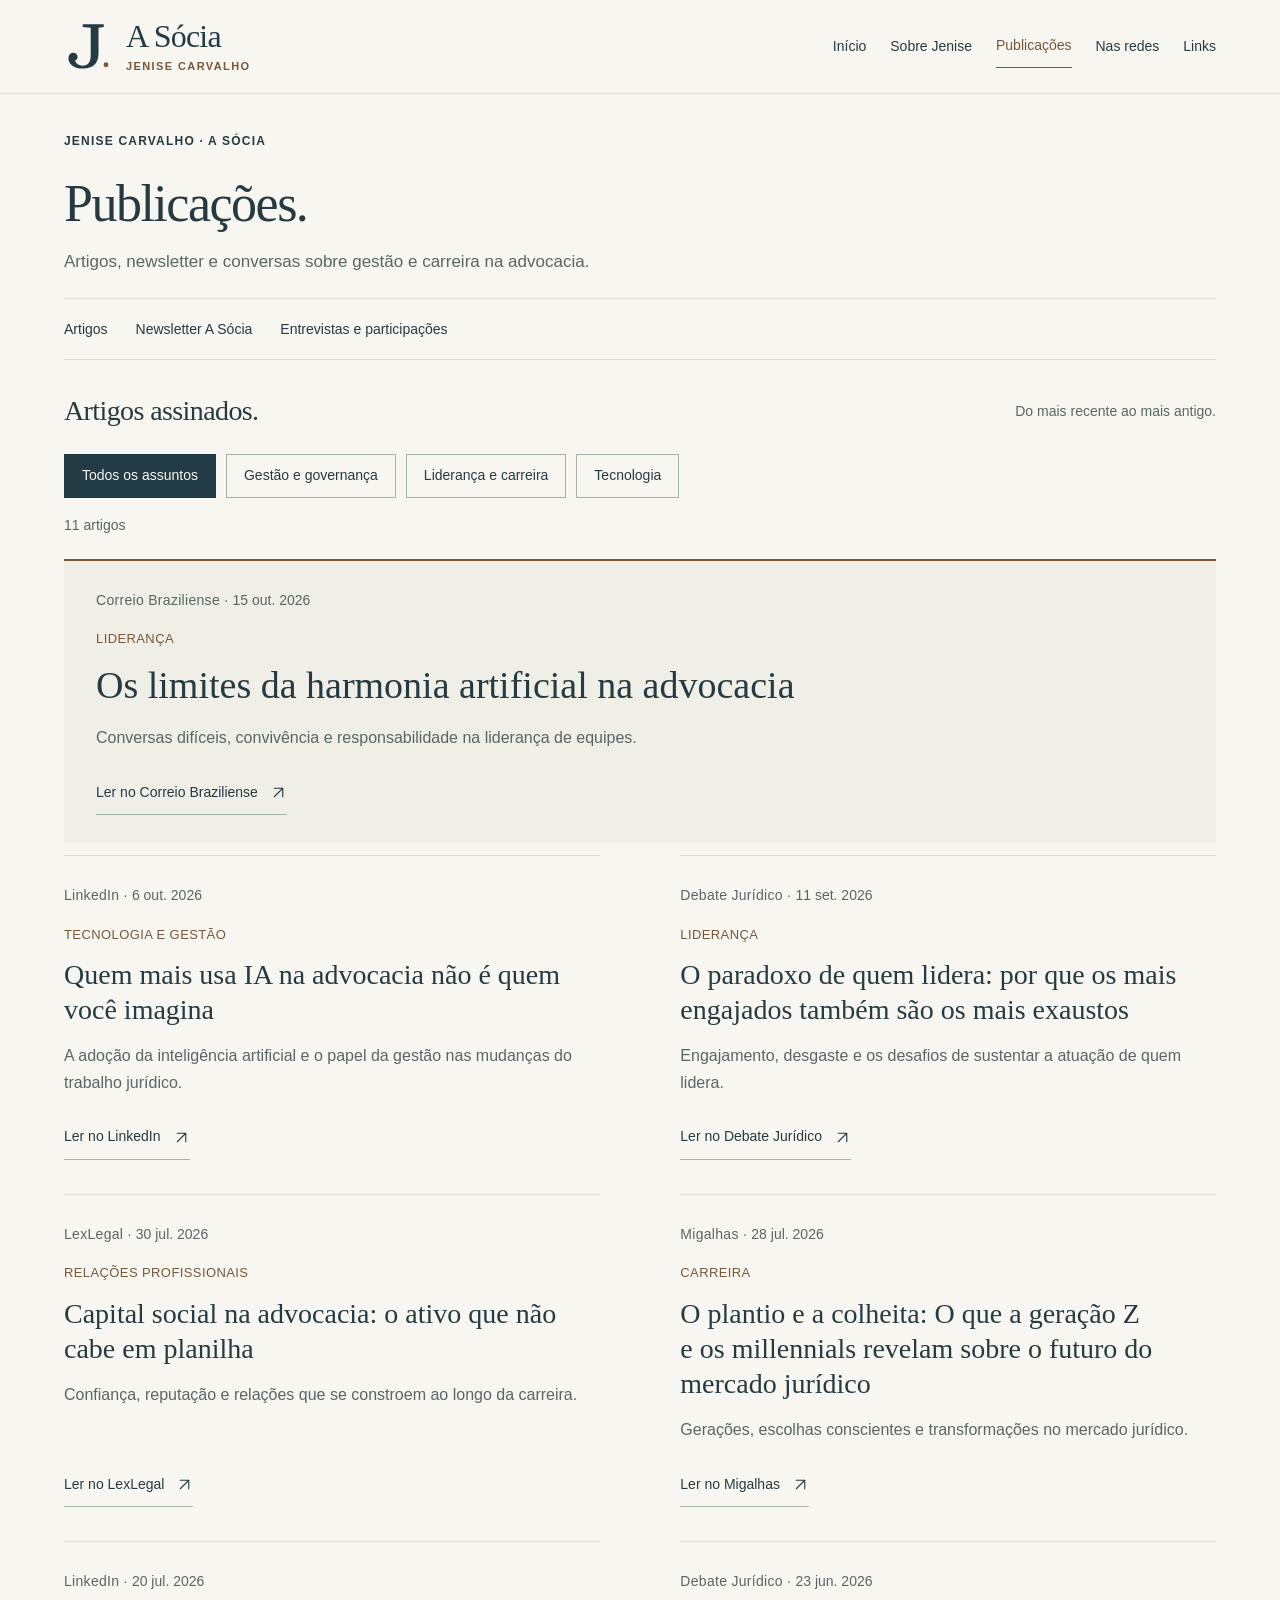
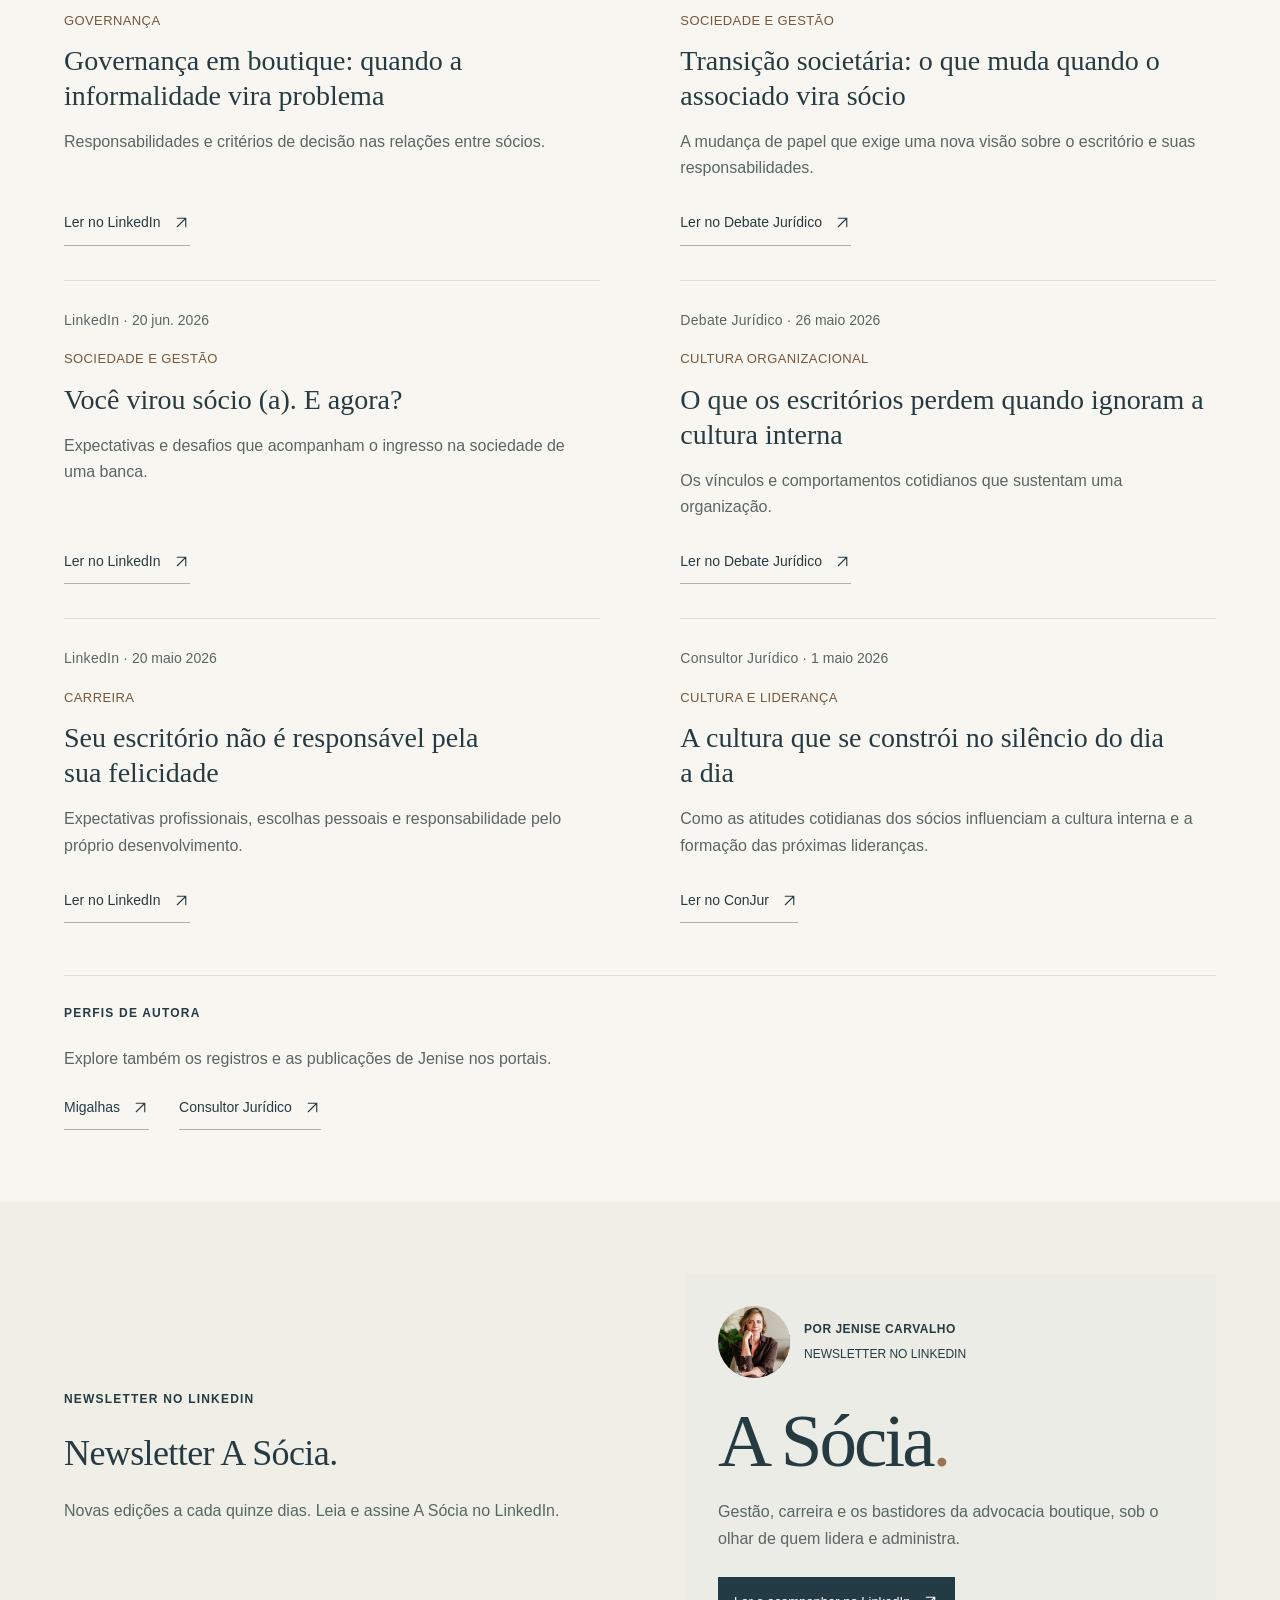
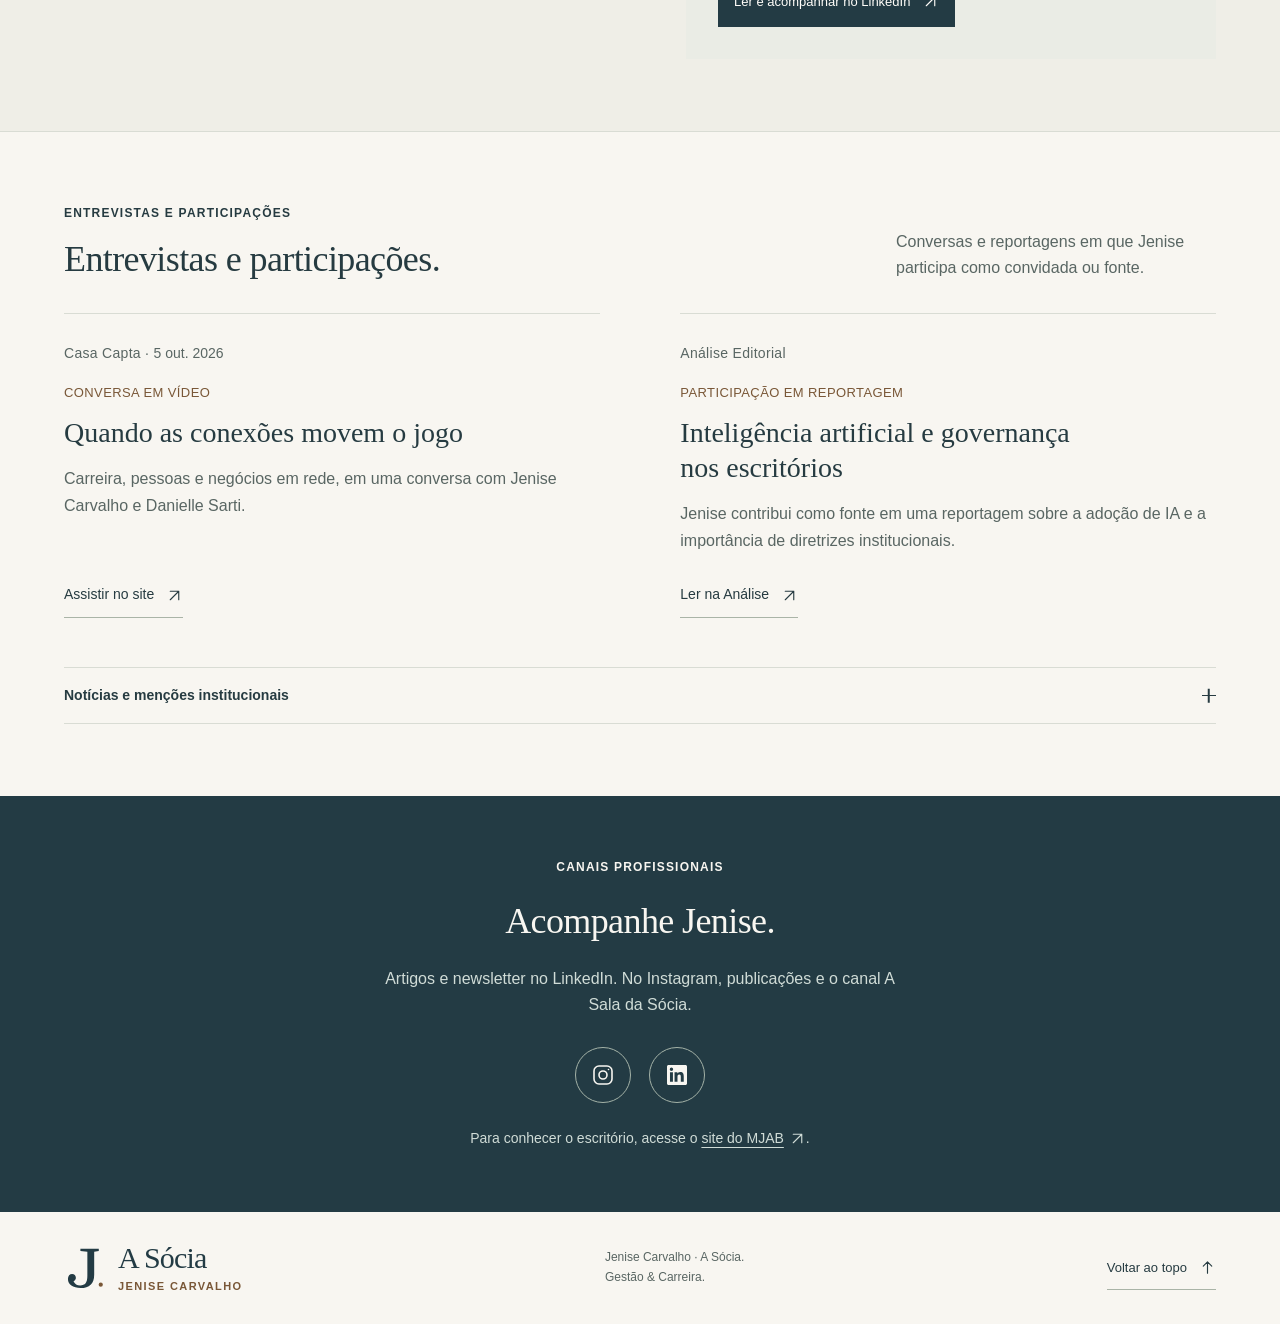
<file: publicacoes/index.html>
<!doctype html>
<html lang="pt-BR">
<head>
  <meta charset="utf-8">
  <meta name="viewport" content="width=device-width, initial-scale=1">
  <meta name="robots" content="index, follow">
  <meta name="description" content="Artigos, newsletter A Sócia, entrevistas e participações de Jenise Carvalho sobre gestão, governança, liderança e carreira na advocacia.">
  <link rel="canonical" href="https://matheusbdc.github.io/jenise-a-socia/publicacoes/">
  <meta property="og:type" content="website">
  <meta property="og:locale" content="pt_BR">
  <meta property="og:site_name" content="Jenise Carvalho · A Sócia">
  <meta property="og:title" content="Publicações de Jenise Carvalho | A Sócia">
  <meta property="og:description" content="Artigos, newsletter A Sócia, entrevistas e participações de Jenise Carvalho sobre gestão, governança, liderança e carreira na advocacia.">
  <meta property="og:url" content="https://matheusbdc.github.io/jenise-a-socia/publicacoes/">
  <meta property="og:image" content="https://matheusbdc.github.io/jenise-a-socia/assets/jenise-a-socia-compartilhar-v3.jpg">
  <meta property="og:image:secure_url" content="https://matheusbdc.github.io/jenise-a-socia/assets/jenise-a-socia-compartilhar-v3.jpg">
  <meta property="og:image:type" content="image/jpeg">
  <meta property="og:image:width" content="1200">
  <meta property="og:image:height" content="630">
  <meta property="og:image:alt" content="Retrato de Jenise Carvalho com a marca A Sócia. Gestão &amp; Carreira.">
  <meta name="twitter:card" content="summary_large_image">
  <meta name="twitter:title" content="Publicações de Jenise Carvalho | A Sócia">
  <meta name="twitter:description" content="Artigos, newsletter A Sócia, entrevistas e participações de Jenise Carvalho sobre gestão, governança, liderança e carreira na advocacia.">
  <meta name="twitter:image" content="https://matheusbdc.github.io/jenise-a-socia/assets/jenise-a-socia-compartilhar-v3.jpg">
  <meta name="twitter:image:alt" content="Retrato de Jenise Carvalho com a marca A Sócia. Gestão &amp; Carreira.">
  <meta name="theme-color" content="#233b44">
  <title>Publicações de Jenise Carvalho | A Sócia</title>
  <link rel="icon" href="../assets/marca.svg?v=20261026-17" type="image/svg+xml">
  <link rel="stylesheet" href="../assets/site.css?v=20261026-18">
  <script src="../assets/site.js?v=20261026-16" defer></script>
<noscript><style>@media(max-width:900px){.header #navigation{display:flex;position:static;flex-wrap:wrap;width:100%;padding:0;box-shadow:none;border:0;gap:4px 22px}.menu{display:none}}</style></noscript>
</head>
<body class="page-publicacoes"><a class="skip" href="#conteudo">Ir para o conteúdo</a><header class="header"><a class="brand" href="../" aria-label="Jenise Carvalho · A Sócia, início"><img class="brand-symbol" src="../assets/marca-monograma.svg?v=20261026-17" width="48" height="54" alt="" aria-hidden="true"><span class="brand-wordmark"><span class="brand-title">A Sócia</span><span class="brand-author">JENISE CARVALHO</span></span></a><button class="menu" aria-expanded="false" aria-controls="navigation">Menu <svg class="ui-icon" viewBox="0 0 24 24" fill="none" stroke="currentColor" stroke-width="1.6" aria-hidden="true"><path d="M4 6h16M4 12h16M4 18h16"/></svg></button><nav id="navigation" aria-label="Principal"><a href="../">Início</a><a href="../sobre/">Sobre Jenise</a><a href="../publicacoes/" aria-current="page">Publicações</a><a href="../#conversas">Nas redes</a><a href="../links/">Links</a></nav></header><main id="conteudo" tabindex="-1"><section class="section page-intro" id="inicio" aria-labelledby="page-title"><p class="eyebrow">JENISE CARVALHO · A SÓCIA</p><h1 id="page-title">Publicações.</h1><p class="lead">Artigos, newsletter e conversas sobre gestão e carreira na advocacia.</p><nav class="section-nav" aria-label="Nesta página"><a href="#artigos">Artigos</a><a href="#newsletter">Newsletter A Sócia</a><a href="#participacoes">Entrevistas e participações</a></nav></section><section class="section catalog-section" id="artigos" aria-labelledby="articles-title"><div class="section-heading catalog-heading"><h2 class="editorial-title" id="articles-title">Artigos assinados.</h2><p>Do mais recente ao mais antigo.</p></div><div class="catalog-tools" hidden><div class="topic-filters" role="group" aria-label="Filtrar artigos por assunto"><button type="button" data-topic-filter="todos" aria-pressed="true" aria-controls="article-catalog">Todos os assuntos</button><button type="button" data-topic-filter="gestao" aria-pressed="false" aria-controls="article-catalog">Gestão e governança</button><button type="button" data-topic-filter="lideranca" aria-pressed="false" aria-controls="article-catalog">Liderança e carreira</button><button type="button" data-topic-filter="tecnologia" aria-pressed="false" aria-controls="article-catalog">Tecnologia</button></div><p class="catalog-count" role="status" aria-live="polite" aria-atomic="true">11 artigos</p></div><div class="catalog-grid" id="article-catalog"><article class="publication-card publication-featured" id="harmonia" data-topic="lideranca"><p class="article-meta">Correio Braziliense · <time datetime="2026-10-15">15 out. 2026</time></p><p class="card-theme">Liderança</p><h3><a href="https://www.correiobraziliense.com.br/direito-e-justica/2026/10/7519737-os-limites-da-harmonia-artificial-na-advocacia.html" target="_blank" rel="noopener noreferrer">Os limites da harmonia artificial na advocacia</a></h3><p>Conversas difíceis, convivência e responsabilidade na liderança de equipes.</p><a class="text-link" href="https://www.correiobraziliense.com.br/direito-e-justica/2026/10/7519737-os-limites-da-harmonia-artificial-na-advocacia.html" target="_blank" rel="noopener noreferrer">Ler no Correio Braziliense <svg class="ui-icon" viewBox="0 0 24 24" fill="none" stroke="currentColor" stroke-width="1.6" stroke-linecap="round" stroke-linejoin="round" aria-hidden="true" focusable="false"><path d="M6 18 18 6M6 6h12v12"/></svg></a></article><article class="publication-card" id="ia" data-topic="tecnologia"><p class="article-meta">LinkedIn · <time datetime="2026-10-06">6 out. 2026</time></p><p class="card-theme">Tecnologia e gestão</p><h3><a href="https://pt.linkedin.com/pulse/quem-mais-usa-ia-na-advocacia-n%C3%A3o-%C3%A9-voc%C3%AA-imagina-jenise-carvalho-g8r2f" target="_blank" rel="noopener noreferrer">Quem mais usa IA na advocacia não é quem você imagina</a></h3><p>A adoção da inteligência artificial e o papel da gestão nas mudanças do trabalho jurídico.</p><a class="text-link" href="https://pt.linkedin.com/pulse/quem-mais-usa-ia-na-advocacia-n%C3%A3o-%C3%A9-voc%C3%AA-imagina-jenise-carvalho-g8r2f" target="_blank" rel="noopener noreferrer">Ler no LinkedIn <svg class="ui-icon" viewBox="0 0 24 24" fill="none" stroke="currentColor" stroke-width="1.6" stroke-linecap="round" stroke-linejoin="round" aria-hidden="true" focusable="false"><path d="M6 18 18 6M6 6h12v12"/></svg></a></article><article class="publication-card" id="lideranca" data-topic="lideranca"><p class="article-meta">Debate Jurídico · <time datetime="2026-09-11">11 set. 2026</time></p><p class="card-theme">Liderança</p><h3><a href="https://debatejuridico.com.br/o-paradoxo-de-quem-lidera-por-que-os-mais-engajados-tambem-sao-os-mais-exaustos/" target="_blank" rel="noopener noreferrer">O paradoxo de quem lidera: por que os mais engajados também são os mais exaustos</a></h3><p>Engajamento, desgaste e os desafios de sustentar a atuação de quem lidera.</p><a class="text-link" href="https://debatejuridico.com.br/o-paradoxo-de-quem-lidera-por-que-os-mais-engajados-tambem-sao-os-mais-exaustos/" target="_blank" rel="noopener noreferrer">Ler no Debate Jurídico <svg class="ui-icon" viewBox="0 0 24 24" fill="none" stroke="currentColor" stroke-width="1.6" stroke-linecap="round" stroke-linejoin="round" aria-hidden="true" focusable="false"><path d="M6 18 18 6M6 6h12v12"/></svg></a></article><article class="publication-card" id="capital-social" data-topic="lideranca"><p class="article-meta">LexLegal · <time datetime="2026-07-30">30 jul. 2026</time></p><p class="card-theme">Relações profissionais</p><h3><a href="https://lexlegal.com.br/capital-social-na-advocacia-o-ativo-que-nao-cabe-em-planilha/" target="_blank" rel="noopener noreferrer">Capital social na advocacia: o ativo que não cabe em planilha</a></h3><p>Confiança, reputação e relações que se constroem ao longo da carreira.</p><a class="text-link" href="https://lexlegal.com.br/capital-social-na-advocacia-o-ativo-que-nao-cabe-em-planilha/" target="_blank" rel="noopener noreferrer">Ler no LexLegal <svg class="ui-icon" viewBox="0 0 24 24" fill="none" stroke="currentColor" stroke-width="1.6" stroke-linecap="round" stroke-linejoin="round" aria-hidden="true" focusable="false"><path d="M6 18 18 6M6 6h12v12"/></svg></a></article><article class="publication-card" id="geracoes" data-topic="lideranca"><p class="article-meta">Migalhas · <time datetime="2026-07-28">28 jul. 2026</time></p><p class="card-theme">Carreira</p><h3><a href="https://www.migalhas.com.br/depeso/461056/o-que-a-geracao-z-e-os-millennials-revelam-sobre-o-mercado-juridico" target="_blank" rel="noopener noreferrer">O plantio e a colheita: O que a geração Z e os millennials revelam sobre o futuro do mercado jurídico</a></h3><p>Gerações, escolhas conscientes e transformações no mercado jurídico.</p><a class="text-link" href="https://www.migalhas.com.br/depeso/461056/o-que-a-geracao-z-e-os-millennials-revelam-sobre-o-mercado-juridico" target="_blank" rel="noopener noreferrer">Ler no Migalhas <svg class="ui-icon" viewBox="0 0 24 24" fill="none" stroke="currentColor" stroke-width="1.6" stroke-linecap="round" stroke-linejoin="round" aria-hidden="true" focusable="false"><path d="M6 18 18 6M6 6h12v12"/></svg></a></article><article class="publication-card" id="artigo-governanca" data-topic="gestao"><p class="article-meta">LinkedIn · <time datetime="2026-07-20">20 jul. 2026</time></p><p class="card-theme">Governança</p><h3><a href="https://pt.linkedin.com/pulse/governan%C3%A7a-em-boutique-quando-informalidade-vira-jenise-carvalho-19xif" target="_blank" rel="noopener noreferrer">Governança em boutique: quando a informalidade vira problema</a></h3><p>Responsabilidades e critérios de decisão nas relações entre sócios.</p><a class="text-link" href="https://pt.linkedin.com/pulse/governan%C3%A7a-em-boutique-quando-informalidade-vira-jenise-carvalho-19xif" target="_blank" rel="noopener noreferrer">Ler no LinkedIn <svg class="ui-icon" viewBox="0 0 24 24" fill="none" stroke="currentColor" stroke-width="1.6" stroke-linecap="round" stroke-linejoin="round" aria-hidden="true" focusable="false"><path d="M6 18 18 6M6 6h12v12"/></svg></a></article><article class="publication-card" id="transicao" data-topic="gestao"><p class="article-meta">Debate Jurídico · <time datetime="2026-06-23">23 jun. 2026</time></p><p class="card-theme">Sociedade e gestão</p><h3><a href="https://debatejuridico.com.br/transicao-societaria-o-que-muda-quando-o-associado-vira-socio/" target="_blank" rel="noopener noreferrer">Transição societária: o que muda quando o associado vira sócio</a></h3><p>A mudança de papel que exige uma nova visão sobre o escritório e suas responsabilidades.</p><a class="text-link" href="https://debatejuridico.com.br/transicao-societaria-o-que-muda-quando-o-associado-vira-socio/" target="_blank" rel="noopener noreferrer">Ler no Debate Jurídico <svg class="ui-icon" viewBox="0 0 24 24" fill="none" stroke="currentColor" stroke-width="1.6" stroke-linecap="round" stroke-linejoin="round" aria-hidden="true" focusable="false"><path d="M6 18 18 6M6 6h12v12"/></svg></a></article><article class="publication-card" id="artigo-sociedade" data-topic="gestao"><p class="article-meta">LinkedIn · <time datetime="2026-06-20">20 jun. 2026</time></p><p class="card-theme">Sociedade e gestão</p><h3><a href="https://pt.linkedin.com/pulse/voc%C3%AA-virou-s%C3%B3cio-e-agora-jenise-carvalho-9ti0e" target="_blank" rel="noopener noreferrer">Você virou sócio (a). E agora?</a></h3><p>Expectativas e desafios que acompanham o ingresso na sociedade de uma banca.</p><a class="text-link" href="https://pt.linkedin.com/pulse/voc%C3%AA-virou-s%C3%B3cio-e-agora-jenise-carvalho-9ti0e" target="_blank" rel="noopener noreferrer">Ler no LinkedIn <svg class="ui-icon" viewBox="0 0 24 24" fill="none" stroke="currentColor" stroke-width="1.6" stroke-linecap="round" stroke-linejoin="round" aria-hidden="true" focusable="false"><path d="M6 18 18 6M6 6h12v12"/></svg></a></article><article class="publication-card" id="cultura" data-topic="lideranca"><p class="article-meta">Debate Jurídico · <time datetime="2026-05-26">26 maio 2026</time></p><p class="card-theme">Cultura organizacional</p><h3><a href="https://debatejuridico.com.br/o-que-os-escritorios-de-advocacia-perdem-quando-ignoram-o-que-os-mantem-unidos/" target="_blank" rel="noopener noreferrer">O que os escritórios perdem quando ignoram a cultura interna</a></h3><p>Os vínculos e comportamentos cotidianos que sustentam uma organização.</p><a class="text-link" href="https://debatejuridico.com.br/o-que-os-escritorios-de-advocacia-perdem-quando-ignoram-o-que-os-mantem-unidos/" target="_blank" rel="noopener noreferrer">Ler no Debate Jurídico <svg class="ui-icon" viewBox="0 0 24 24" fill="none" stroke="currentColor" stroke-width="1.6" stroke-linecap="round" stroke-linejoin="round" aria-hidden="true" focusable="false"><path d="M6 18 18 6M6 6h12v12"/></svg></a></article><article class="publication-card" id="artigo-carreira" data-topic="lideranca"><p class="article-meta">LinkedIn · <time datetime="2026-05-20">20 maio 2026</time></p><p class="card-theme">Carreira</p><h3><a href="https://pt.linkedin.com/pulse/seu-escrit%C3%B3rio-n%C3%A3o-%C3%A9-respons%C3%A1vel-pela-sua-felicidade-jenise-carvalho-phx5f" target="_blank" rel="noopener noreferrer">Seu escritório não é responsável pela sua felicidade</a></h3><p>Expectativas profissionais, escolhas pessoais e responsabilidade pelo próprio desenvolvimento.</p><a class="text-link" href="https://pt.linkedin.com/pulse/seu-escrit%C3%B3rio-n%C3%A3o-%C3%A9-respons%C3%A1vel-pela-sua-felicidade-jenise-carvalho-phx5f" target="_blank" rel="noopener noreferrer">Ler no LinkedIn <svg class="ui-icon" viewBox="0 0 24 24" fill="none" stroke="currentColor" stroke-width="1.6" stroke-linecap="round" stroke-linejoin="round" aria-hidden="true" focusable="false"><path d="M6 18 18 6M6 6h12v12"/></svg></a></article><article class="publication-card" id="cultura-conjur" data-topic="lideranca"><p class="article-meta">Consultor Jurídico · <time datetime="2026-05-01">1 maio 2026</time></p><p class="card-theme">Cultura e liderança</p><h3><a href="https://conjur.com.br/2026-mai-01/a-cultura-que-se-constroi-no-silencio-do-dia-a-dia-2/" target="_blank" rel="noopener noreferrer">A cultura que se constrói no silêncio do dia a dia</a></h3><p>Como as atitudes cotidianas dos sócios influenciam a cultura interna e a formação das próximas lideranças.</p><a class="text-link" href="https://conjur.com.br/2026-mai-01/a-cultura-que-se-constroi-no-silencio-do-dia-a-dia-2/" target="_blank" rel="noopener noreferrer">Ler no ConJur <svg class="ui-icon" viewBox="0 0 24 24" fill="none" stroke="currentColor" stroke-width="1.6" stroke-linecap="round" stroke-linejoin="round" aria-hidden="true" focusable="false"><path d="M6 18 18 6M6 6h12v12"/></svg></a></article></div><div class="author-profiles"><p class="eyebrow">PERFIS DE AUTORA</p><p>Explore também os registros e as publicações de Jenise nos portais.</p><div><a class="text-link" href="https://www.migalhas.com.br/autor/jenise-carvalho/" target="_blank" rel="noopener noreferrer">Migalhas <svg class="ui-icon" viewBox="0 0 24 24" fill="none" stroke="currentColor" stroke-width="1.6" stroke-linecap="round" stroke-linejoin="round" aria-hidden="true" focusable="false"><path d="M6 18 18 6M6 6h12v12"/></svg></a><a class="text-link" href="https://conjur.com.br/assinaturas/jenise-carvalho/" target="_blank" rel="noopener noreferrer">Consultor Jurídico <svg class="ui-icon" viewBox="0 0 24 24" fill="none" stroke="currentColor" stroke-width="1.6" stroke-linecap="round" stroke-linejoin="round" aria-hidden="true" focusable="false"><path d="M6 18 18 6M6 6h12v12"/></svg></a></div></div></section><section class="section newsletter-section" id="newsletter" aria-labelledby="newsletter-title"><div><p class="eyebrow">NEWSLETTER NO LINKEDIN</p><h2 class="editorial-title" id="newsletter-title">Newsletter A Sócia.</h2><p>Novas edições a cada quinze dias. Leia e assine A Sócia no LinkedIn.</p></div><aside class="newsletter" aria-label="Conheça a newsletter A Sócia" id="abordagem"><div class="newsletter-author"><span class="author-photo"><img src="../assets/jenise-autora.jpg" width="1280" height="1000" alt="Retrato de Jenise Carvalho, autora da newsletter A Sócia" loading="lazy" decoding="async"></span><span>POR JENISE CARVALHO<small>NEWSLETTER NO LINKEDIN</small></span></div><h3>A Sócia<span>.</span></h3><p>Gestão, carreira e os bastidores da advocacia boutique, sob o olhar de quem lidera e administra.</p><a class="button" href="https://www.linkedin.com/newsletters/a-s%C3%B3cia-6931297052869935104" target="_blank" rel="noopener noreferrer">Ler e acompanhar no LinkedIn <svg class="ui-icon" viewBox="0 0 24 24" fill="none" stroke="currentColor" stroke-width="1.6" stroke-linecap="round" stroke-linejoin="round" aria-hidden="true" focusable="false"><path d="M6 18 18 6M6 6h12v12"/></svg></a></aside></section><section class="section participation-section" id="participacoes" aria-labelledby="participations-title"><div class="section-heading"><div><p class="eyebrow">ENTREVISTAS E PARTICIPAÇÕES</p><h2 class="editorial-title" id="participations-title">Entrevistas e participações.</h2></div><p>Conversas e reportagens em que Jenise participa como convidada ou fonte.</p></div><div class="catalog-grid"><article class="publication-card"><p class="article-meta">Casa Capta · <time datetime="2026-10-05">5 out. 2026</time></p><p class="card-theme">Conversa em vídeo</p><h3>Quando as conexões movem o jogo</h3><p>Carreira, pessoas e negócios em rede, em uma conversa com Jenise Carvalho e Danielle Sarti.</p><a class="text-link" href="../#conversas">Assistir no site <svg class="ui-icon" viewBox="0 0 24 24" fill="none" stroke="currentColor" stroke-width="1.6" stroke-linecap="round" stroke-linejoin="round" aria-hidden="true" focusable="false"><path d="M6 18 18 6M6 6h12v12"/></svg></a></article><article class="publication-card"><p class="article-meta">Análise Editorial</p><p class="card-theme">Participação em reportagem</p><h3>Inteligência artificial e governança nos escritórios</h3><p>Jenise contribui como fonte em uma reportagem sobre a adoção de IA e a importância de diretrizes institucionais.</p><a class="text-link" href="https://analise.com/noticias/enquanto-quase-80-dos-advogados-utilizam-ia-apenas-11-das-bancas-tem-diretrizes-sobre-esse-uso" target="_blank" rel="noopener noreferrer">Ler na Análise <svg class="ui-icon" viewBox="0 0 24 24" fill="none" stroke="currentColor" stroke-width="1.6" stroke-linecap="round" stroke-linejoin="round" aria-hidden="true" focusable="false"><path d="M6 18 18 6M6 6h12v12"/></svg></a></article></div><details class="disclosure press-mentions"><summary>Notícias e menções institucionais<span class="disclosure-sign" aria-hidden="true"></span></summary><ul><li><a class="text-link" href="https://www.migalhas.com.br/quentes/467013/mjab-anuncia-giovanna-ghersel-como-nova-socia" target="_blank" rel="noopener noreferrer">MJAB anuncia Giovanna Ghersel como nova sócia — Migalhas, 2026 <svg class="ui-icon" viewBox="0 0 24 24" fill="none" stroke="currentColor" stroke-width="1.6" stroke-linecap="round" stroke-linejoin="round" aria-hidden="true" focusable="false"><path d="M6 18 18 6M6 6h12v12"/></svg></a></li><li><a class="text-link" href="https://lexlegal.com.br/mj-alves-burle-e-viana-reforca-area-de-advocacy-com-tres-novos-socios/" target="_blank" rel="noopener noreferrer">Reforço da área de Advocacy do MJAB — LexLegal, 2025 <svg class="ui-icon" viewBox="0 0 24 24" fill="none" stroke="currentColor" stroke-width="1.6" stroke-linecap="round" stroke-linejoin="round" aria-hidden="true" focusable="false"><path d="M6 18 18 6M6 6h12v12"/></svg></a></li></ul></details></section><section class="contact" id="contato" aria-labelledby="contact-title"><p class="eyebrow">CANAIS PROFISSIONAIS</p><h2 class="editorial-title" id="contact-title">Acompanhe Jenise.</h2><p>Artigos e newsletter no LinkedIn. No Instagram, publicações e o canal A Sala da Sócia.</p><div class="social-links social-icons"><a href="https://www.instagram.com/jenisecarvalho/" target="_blank" rel="noopener noreferrer" aria-label="Instagram de Jenise Carvalho" title="Instagram"><svg class="social-icon" viewBox="0 0 24 24" fill="none" stroke="currentColor" stroke-width="1.6" stroke-linecap="round" stroke-linejoin="round" aria-hidden="true" focusable="false"><rect x="3" y="3" width="18" height="18" rx="5"/><circle cx="12" cy="12" r="4"/><circle cx="17.5" cy="6.5" r=".8" fill="currentColor" stroke="none"/></svg></a><a href="https://www.linkedin.com/in/jenisecarvalho/" target="_blank" rel="noopener noreferrer" aria-label="LinkedIn de Jenise Carvalho" title="LinkedIn"><svg class="social-icon" viewBox="0 0 24 24" fill="currentColor" aria-hidden="true" focusable="false"><path d="M20.45 2H3.55C2.69 2 2 2.68 2 3.52v16.96c0 .84.69 1.52 1.55 1.52h16.9c.86 0 1.55-.68 1.55-1.52V3.52c0-.84-.69-1.52-1.55-1.52ZM7.93 18.75H4.98V9.2h2.95v9.55ZM6.45 7.89a1.71 1.71 0 1 1 0-3.42 1.71 1.71 0 0 1 0 3.42Zm12.3 10.86H15.8v-4.64c0-1.1-.02-2.52-1.54-2.52-1.54 0-1.77 1.2-1.77 2.44v4.72H9.54V9.2h2.83v1.3h.04c.39-.74 1.36-1.52 2.79-1.52 2.98 0 3.55 1.96 3.55 4.5v5.27Z"/></svg></a></div><p class="contact-context">Para conhecer o escritório, acesse o <a href="https://www.mjab.adv.br/" target="_blank" rel="noopener noreferrer">site do MJAB <svg class="ui-icon" viewBox="0 0 24 24" fill="none" stroke="currentColor" stroke-width="1.6" stroke-linecap="round" stroke-linejoin="round" aria-hidden="true" focusable="false"><path d="M6 18 18 6M6 6h12v12"/></svg></a>.</p></section></main><footer><a class="brand" href="../"><img class="brand-symbol" src="../assets/marca-monograma.svg?v=20261026-17" width="48" height="54" alt="" aria-hidden="true"><span class="brand-wordmark"><span class="brand-title">A Sócia</span><span class="brand-author">JENISE CARVALHO</span></span></a><p>Jenise Carvalho · A Sócia.<br>Gestão &amp; Carreira.</p><a class="text-link" href="#conteudo">Voltar ao topo <svg class="ui-icon" viewBox="0 0 24 24" fill="none" stroke="currentColor" stroke-width="1.6" stroke-linecap="round" stroke-linejoin="round" aria-hidden="true" focusable="false"><path d="M12 20V4m-6 6 6-6 6 6"/></svg></a></footer></body>
</html>
</file>
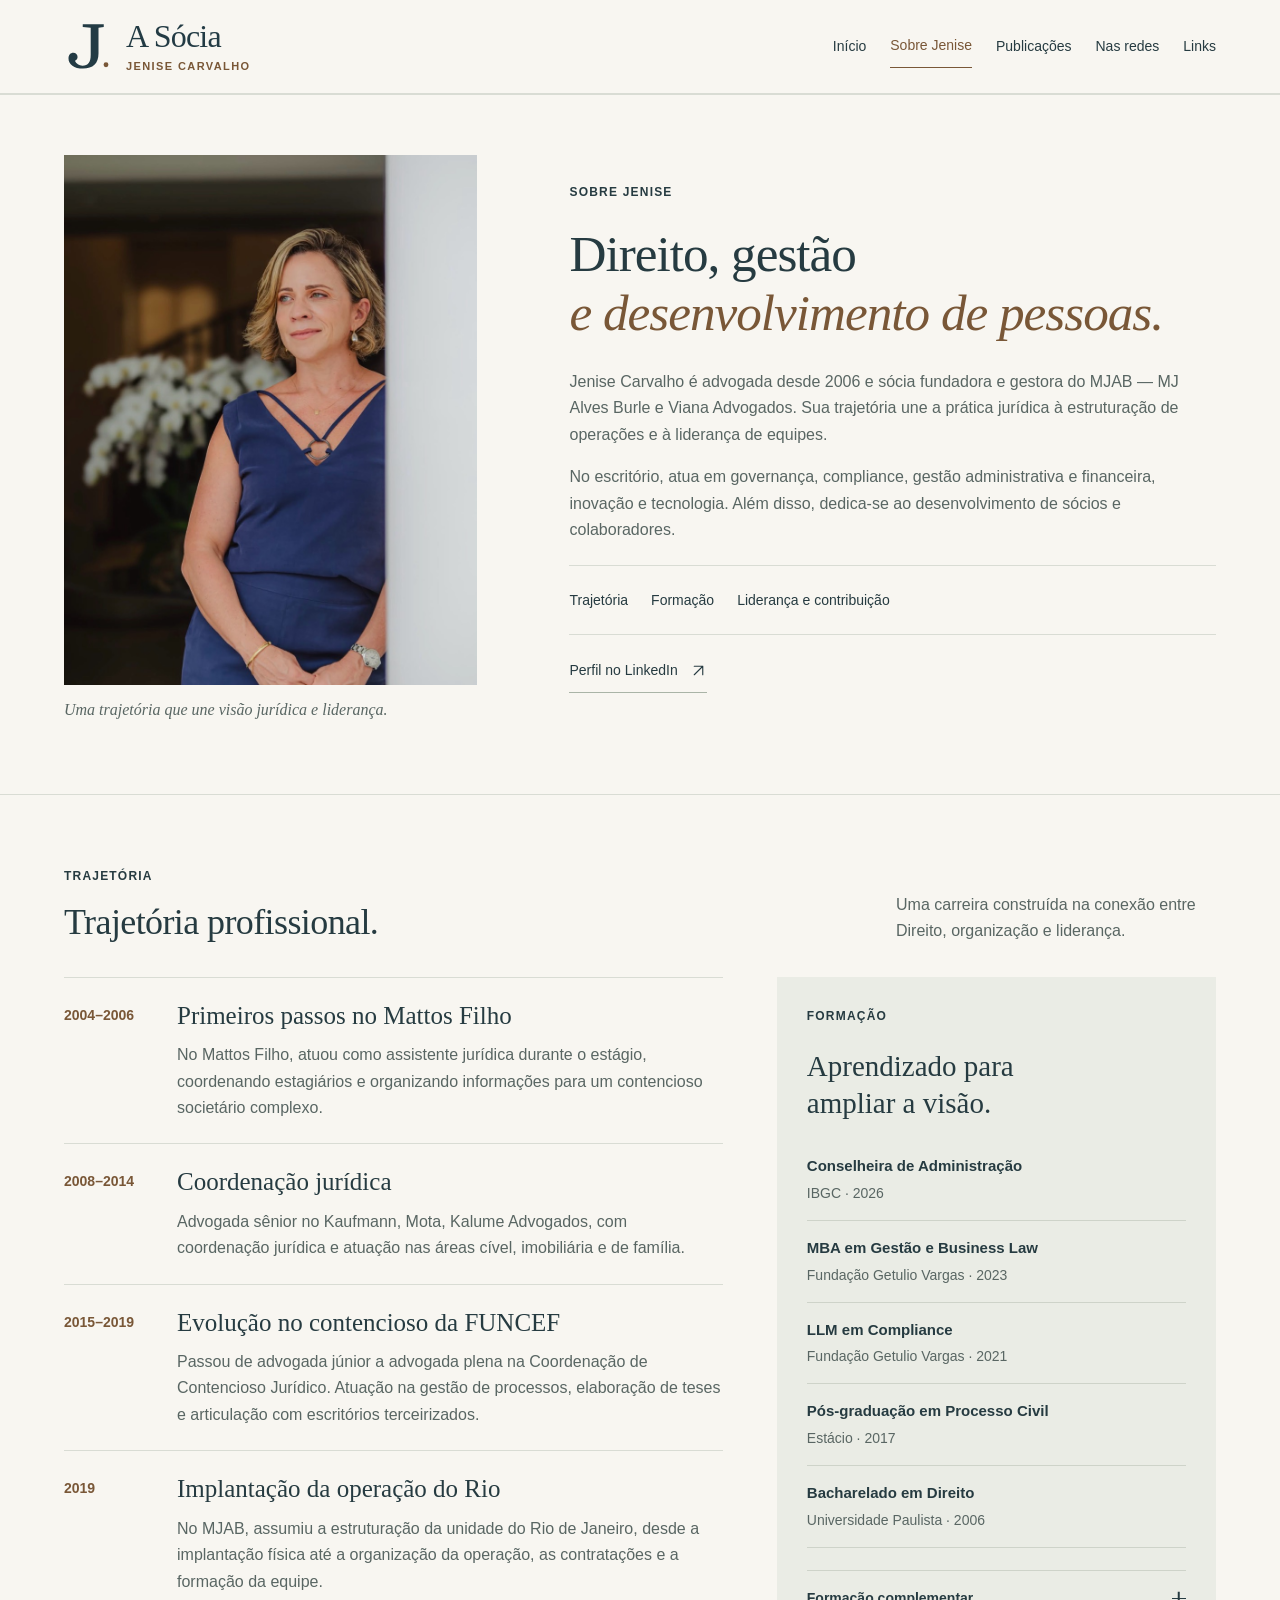
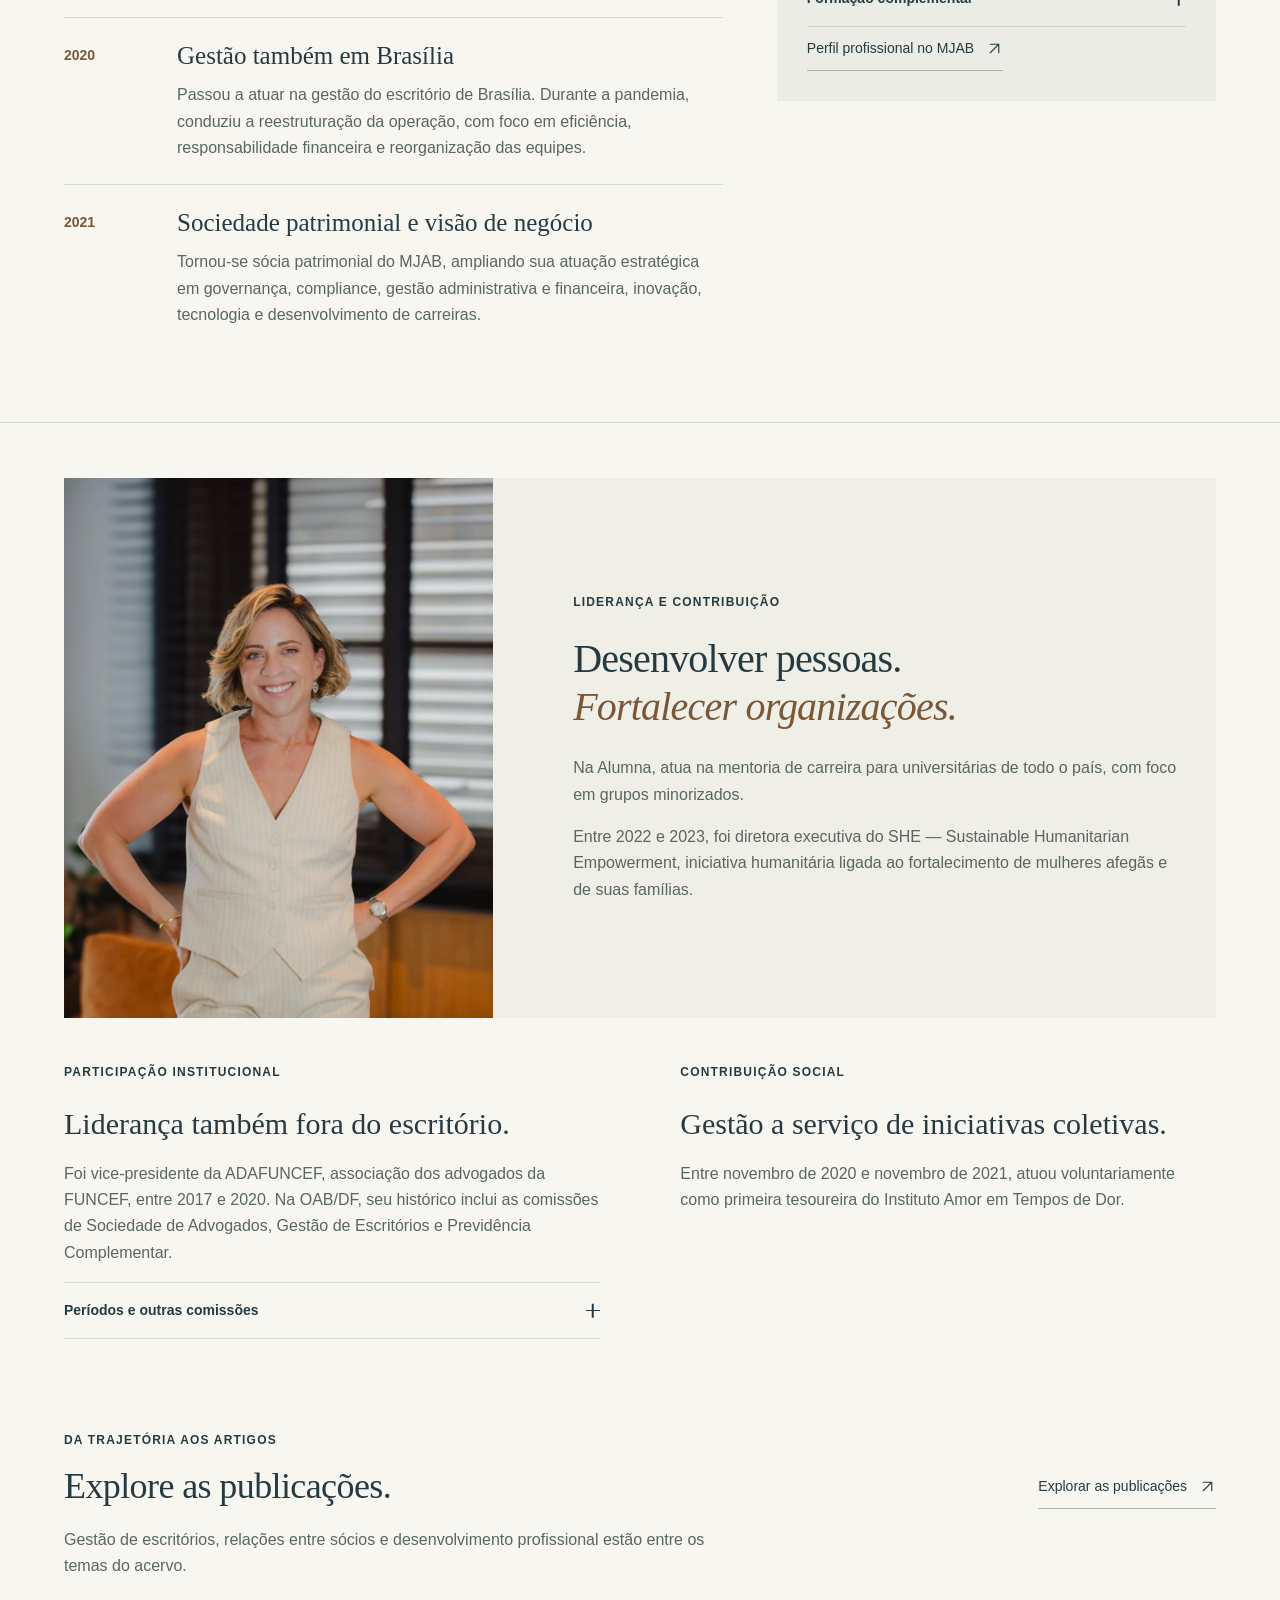
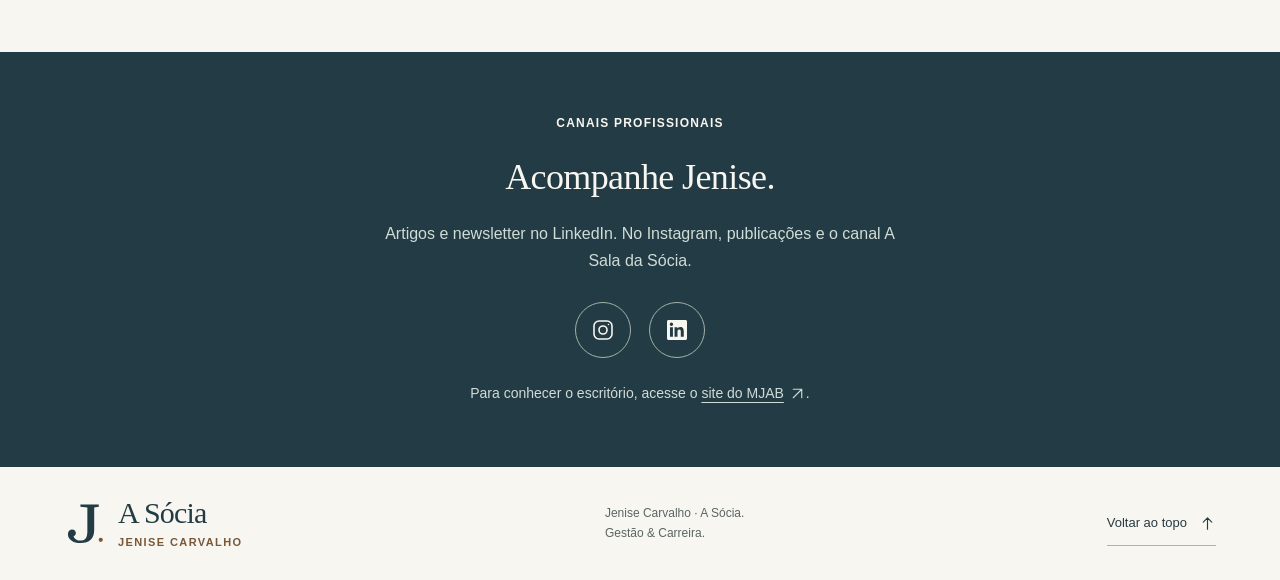
<file: sobre/index.html>
<!doctype html>
<html lang="pt-BR">
<head>
  <meta charset="utf-8">
  <meta name="viewport" content="width=device-width, initial-scale=1">
  <meta name="robots" content="index, follow">
  <meta name="description" content="Conheça a trajetória de Jenise Carvalho: Direito, gestão de escritórios, governança, formação e desenvolvimento de pessoas.">
  <link rel="canonical" href="https://matheusbdc.github.io/jenise-a-socia/sobre/">
  <meta property="og:type" content="website">
  <meta property="og:locale" content="pt_BR">
  <meta property="og:site_name" content="Jenise Carvalho · A Sócia">
  <meta property="og:title" content="Sobre Jenise Carvalho | A Sócia">
  <meta property="og:description" content="Conheça a trajetória de Jenise Carvalho: Direito, gestão de escritórios, governança, formação e desenvolvimento de pessoas.">
  <meta property="og:url" content="https://matheusbdc.github.io/jenise-a-socia/sobre/">
  <meta property="og:image" content="https://matheusbdc.github.io/jenise-a-socia/assets/jenise-a-socia-compartilhar-v3.jpg">
  <meta property="og:image:secure_url" content="https://matheusbdc.github.io/jenise-a-socia/assets/jenise-a-socia-compartilhar-v3.jpg">
  <meta property="og:image:type" content="image/jpeg">
  <meta property="og:image:width" content="1200">
  <meta property="og:image:height" content="630">
  <meta property="og:image:alt" content="Retrato de Jenise Carvalho com a marca A Sócia. Gestão &amp; Carreira.">
  <meta name="twitter:card" content="summary_large_image">
  <meta name="twitter:title" content="Sobre Jenise Carvalho | A Sócia">
  <meta name="twitter:description" content="Conheça a trajetória de Jenise Carvalho: Direito, gestão de escritórios, governança, formação e desenvolvimento de pessoas.">
  <meta name="twitter:image" content="https://matheusbdc.github.io/jenise-a-socia/assets/jenise-a-socia-compartilhar-v3.jpg">
  <meta name="twitter:image:alt" content="Retrato de Jenise Carvalho com a marca A Sócia. Gestão &amp; Carreira.">
  <meta name="theme-color" content="#233b44">
  <title>Sobre Jenise Carvalho | A Sócia</title>
  <link rel="icon" href="../assets/marca.svg?v=20261026-17" type="image/svg+xml">
  <link rel="stylesheet" href="../assets/site.css?v=20261026-18">
  <script src="../assets/site.js?v=20261026-16" defer></script>
<noscript><style>@media(max-width:900px){.header #navigation{display:flex;position:static;flex-wrap:wrap;width:100%;padding:0;box-shadow:none;border:0;gap:4px 22px}.menu{display:none}}</style></noscript>
</head>
<body class="page-sobre"><a class="skip" href="#conteudo">Ir para o conteúdo</a><header class="header"><a class="brand" href="../" aria-label="Jenise Carvalho · A Sócia, início"><img class="brand-symbol" src="../assets/marca-monograma.svg?v=20261026-17" width="48" height="54" alt="" aria-hidden="true"><span class="brand-wordmark"><span class="brand-title">A Sócia</span><span class="brand-author">JENISE CARVALHO</span></span></a><button class="menu" aria-expanded="false" aria-controls="navigation">Menu <svg class="ui-icon" viewBox="0 0 24 24" fill="none" stroke="currentColor" stroke-width="1.6" aria-hidden="true"><path d="M4 6h16M4 12h16M4 18h16"/></svg></button><nav id="navigation" aria-label="Principal"><a href="../">Início</a><a href="../sobre/" aria-current="page">Sobre Jenise</a><a href="../publicacoes/">Publicações</a><a href="../#conversas">Nas redes</a><a href="../links/">Links</a></nav></header><main id="conteudo" tabindex="-1"><section class="about section" id="sobre" aria-labelledby="about-title">
      <figure class="about-photo"><img src="../assets/jenise-sobre.jpg" width="911" height="1280" alt="Jenise Carvalho em retrato profissional, com vestido azul" loading="eager" fetchpriority="high" decoding="async"><figcaption>Uma trajetória que une visão jurídica e liderança.</figcaption></figure>
      <div class="about-copy"><p class="eyebrow">SOBRE JENISE</p><h1 id="about-title">Direito, gestão<br><em>e desenvolvimento de pessoas.</em></h1>
        <p>Jenise Carvalho é advogada desde 2006 e sócia fundadora e gestora do MJAB — MJ Alves Burle e Viana Advogados. Sua trajetória une a prática jurídica à estruturação de operações e à liderança de equipes.</p>
        <p>No escritório, atua em governança, compliance, gestão administrativa e financeira, inovação e tecnologia. Além disso, dedica-se ao desenvolvimento de sócios e colaboradores.</p><nav class="section-nav about-jumps" aria-label="Explore a trajetória"><a href="#trajetoria">Trajetória</a><a href="#formacao">Formação</a><a href="#lideranca">Liderança e contribuição</a></nav>
        <a class="text-link" href="https://www.linkedin.com/in/jenisecarvalho/" target="_blank" rel="noopener noreferrer">Perfil no LinkedIn <svg class="ui-icon" viewBox="0 0 24 24" fill="none" stroke="currentColor" stroke-width="1.6" stroke-linecap="round" stroke-linejoin="round" aria-hidden="true" focusable="false"><path d="M6 18 18 6M6 6h12v12"/></svg></a>
      </div>
    </section><section class="section career" id="trajetoria" aria-labelledby="career-title"><div class="section-heading"><div><p class="eyebrow">TRAJETÓRIA</p><h2 class="editorial-title" id="career-title">Trajetória profissional.</h2></div><p>Uma carreira construída na conexão entre Direito, organização e liderança.</p></div><div class="career-grid"><ol class="timeline"><li><span class="year">2004–2006</span><div><h3>Primeiros passos no Mattos Filho</h3><p>No Mattos Filho, atuou como assistente jurídica durante o estágio, coordenando estagiários e organizando informações para um contencioso societário complexo.</p></div></li><li><span class="year">2008–2014</span><div><h3>Coordenação jurídica</h3><p>Advogada sênior no Kaufmann, Mota, Kalume Advogados, com coordenação jurídica e atuação nas áreas cível, imobiliária e de família.</p></div></li><li><span class="year">2015–2019</span><div><h3>Evolução no contencioso da FUNCEF</h3><p>Passou de advogada júnior a advogada plena na Coordenação de Contencioso Jurídico. Atuação na gestão de processos, elaboração de teses e articulação com escritórios terceirizados.</p></div></li><li><span class="year">2019</span><div><h3>Implantação da operação do Rio</h3><p>No MJAB, assumiu a estruturação da unidade do Rio de Janeiro, desde a implantação física até a organização da operação, as contratações e a formação da equipe.</p></div></li><li><span class="year">2020</span><div><h3>Gestão também em Brasília</h3><p>Passou a atuar na gestão do escritório de Brasília. Durante a pandemia, conduziu a reestruturação da operação, com foco em eficiência, responsabilidade financeira e reorganização das equipes.</p></div></li><li><span class="year">2021</span><div><h3>Sociedade patrimonial e visão de negócio</h3><p>Tornou-se sócia patrimonial do MJAB, ampliando sua atuação estratégica em governança, compliance, gestão administrativa e financeira, inovação, tecnologia e desenvolvimento de carreiras.</p></div></li></ol><aside class="education" id="formacao" aria-labelledby="education-title"><p class="eyebrow">FORMAÇÃO</p><h3 id="education-title">Aprendizado para<br>ampliar a visão.</h3><ul class="degrees"><li><strong>Conselheira de Administração</strong><span>IBGC · 2026</span></li><li><strong>MBA em Gestão e Business Law</strong><span>Fundação Getulio Vargas · 2023</span></li><li><strong>LLM em Compliance</strong><span>Fundação Getulio Vargas · 2021</span></li><li><strong>Pós-graduação em Processo Civil</strong><span>Estácio · 2017</span></li><li><strong>Bacharelado em Direito</strong><span>Universidade Paulista · 2006</span></li></ul><details class="disclosure education-details"><summary>Formação complementar<span class="disclosure-sign" aria-hidden="true"></span></summary><p class="education-note">Planejamento estratégico pelo G4; governança corporativa, finanças corporativas, Direito para Startups e coaching e mentoria pela FGV; liderança e cultura organizacional pela HSM University.</p></details><a class="text-link" href="https://www.mjab.adv.br/profissional/jenise-carvalho/" target="_blank" rel="noopener noreferrer">Perfil profissional no MJAB <svg class="ui-icon" viewBox="0 0 24 24" fill="none" stroke="currentColor" stroke-width="1.6" stroke-linecap="round" stroke-linejoin="round" aria-hidden="true" focusable="false"><path d="M6 18 18 6M6 6h12v12"/></svg></a></aside></div></section><section class="section contributions-section" id="lideranca" aria-labelledby="contribution-title"><div class="people-feature"><figure><img src="../assets/jenise-retrato.jpg" width="956" height="1280" alt="Jenise Carvalho sorrindo, com conjunto claro" loading="lazy" decoding="async"></figure><div><p class="eyebrow">LIDERANÇA E CONTRIBUIÇÃO</p><h2 id="contribution-title">Desenvolver pessoas.<br><em>Fortalecer organizações.</em></h2><p>Na Alumna, atua na mentoria de carreira para universitárias de todo o país, com foco em grupos minorizados.</p><p>Entre 2022 e 2023, foi diretora executiva do SHE — Sustainable Humanitarian Empowerment, iniciativa humanitária ligada ao fortalecimento de mulheres afegãs e de suas famílias.</p></div></div><div class="contribution-grid"><article><p class="eyebrow">PARTICIPAÇÃO INSTITUCIONAL</p><h3>Liderança também fora do escritório.</h3><p>Foi vice-presidente da ADAFUNCEF, associação dos advogados da FUNCEF, entre 2017 e 2020. Na OAB/DF, seu histórico inclui as comissões de Sociedade de Advogados, Gestão de Escritórios e Previdência Complementar.</p><details class="disclosure"><summary>Períodos e outras comissões<span class="disclosure-sign" aria-hidden="true"></span></summary><p>Sociedade de Advogados da OAB/DF: ingresso em 2022. Gestão de Escritórios da OAB/DF: 2021–2022. Previdência Complementar da OAB/DF: 2017–2018. Na OAB/RJ, integrou a Comissão de Petróleo, Gás Natural e Biocombustíveis entre 2019 e 2021.</p></details></article><article><p class="eyebrow">CONTRIBUIÇÃO SOCIAL</p><h3>Gestão a serviço de iniciativas coletivas.</h3><p>Entre novembro de 2020 e novembro de 2021, atuou voluntariamente como primeira tesoureira do Instituto Amor em Tempos de Dor.</p></article></div></section><section class="section themes-overview" id="atuacao" aria-labelledby="themes-title"><div class="section-heading"><div><p class="eyebrow">DA TRAJETÓRIA AOS ARTIGOS</p><h2 class="editorial-title" id="themes-title">Explore as publicações.</h2></div><a class="text-link" href="../publicacoes/">Explorar as publicações <svg class="ui-icon" viewBox="0 0 24 24" fill="none" stroke="currentColor" stroke-width="1.6" stroke-linecap="round" stroke-linejoin="round" aria-hidden="true" focusable="false"><path d="M6 18 18 6M6 6h12v12"/></svg></a></div><p class="related-copy">Gestão de escritórios, relações entre sócios e desenvolvimento profissional estão entre os temas do acervo.</p></section><section class="contact" id="contato" aria-labelledby="contact-title"><p class="eyebrow">CANAIS PROFISSIONAIS</p><h2 class="editorial-title" id="contact-title">Acompanhe Jenise.</h2><p>Artigos e newsletter no LinkedIn. No Instagram, publicações e o canal A Sala da Sócia.</p><div class="social-links social-icons"><a href="https://www.instagram.com/jenisecarvalho/" target="_blank" rel="noopener noreferrer" aria-label="Instagram de Jenise Carvalho" title="Instagram"><svg class="social-icon" viewBox="0 0 24 24" fill="none" stroke="currentColor" stroke-width="1.6" stroke-linecap="round" stroke-linejoin="round" aria-hidden="true" focusable="false"><rect x="3" y="3" width="18" height="18" rx="5"/><circle cx="12" cy="12" r="4"/><circle cx="17.5" cy="6.5" r=".8" fill="currentColor" stroke="none"/></svg></a><a href="https://www.linkedin.com/in/jenisecarvalho/" target="_blank" rel="noopener noreferrer" aria-label="LinkedIn de Jenise Carvalho" title="LinkedIn"><svg class="social-icon" viewBox="0 0 24 24" fill="currentColor" aria-hidden="true" focusable="false"><path d="M20.45 2H3.55C2.69 2 2 2.68 2 3.52v16.96c0 .84.69 1.52 1.55 1.52h16.9c.86 0 1.55-.68 1.55-1.52V3.52c0-.84-.69-1.52-1.55-1.52ZM7.93 18.75H4.98V9.2h2.95v9.55ZM6.45 7.89a1.71 1.71 0 1 1 0-3.42 1.71 1.71 0 0 1 0 3.42Zm12.3 10.86H15.8v-4.64c0-1.1-.02-2.52-1.54-2.52-1.54 0-1.77 1.2-1.77 2.44v4.72H9.54V9.2h2.83v1.3h.04c.39-.74 1.36-1.52 2.79-1.52 2.98 0 3.55 1.96 3.55 4.5v5.27Z"/></svg></a></div><p class="contact-context">Para conhecer o escritório, acesse o <a href="https://www.mjab.adv.br/" target="_blank" rel="noopener noreferrer">site do MJAB <svg class="ui-icon" viewBox="0 0 24 24" fill="none" stroke="currentColor" stroke-width="1.6" stroke-linecap="round" stroke-linejoin="round" aria-hidden="true" focusable="false"><path d="M6 18 18 6M6 6h12v12"/></svg></a>.</p></section></main><footer><a class="brand" href="../"><img class="brand-symbol" src="../assets/marca-monograma.svg?v=20261026-17" width="48" height="54" alt="" aria-hidden="true"><span class="brand-wordmark"><span class="brand-title">A Sócia</span><span class="brand-author">JENISE CARVALHO</span></span></a><p>Jenise Carvalho · A Sócia.<br>Gestão &amp; Carreira.</p><a class="text-link" href="#conteudo">Voltar ao topo <svg class="ui-icon" viewBox="0 0 24 24" fill="none" stroke="currentColor" stroke-width="1.6" stroke-linecap="round" stroke-linejoin="round" aria-hidden="true" focusable="false"><path d="M12 20V4m-6 6 6-6 6 6"/></svg></a></footer></body>
</html>
</file>
<file: assets/site.css>
@charset "UTF-8";
:root{--navy:#233b44;--deep:#182f38;--paper:#f8f6f1;--white:#fffdf9;--ink:#263b41;--muted:#596663;--bronze:#795737;--accent:#9a7350;--sand:#c8ac8b;--line:#d9dcd4;--serif:Georgia,'Times New Roman',serif}
*{box-sizing:border-box}
html{scroll-behavior:smooth;scroll-padding-top:120px}
body{margin:0;background:var(--paper);color:var(--ink);font:16px/1.65 'Segoe UI',Arial,sans-serif}
a{color:inherit;text-decoration:none}
button{font:inherit;color:inherit}
a,button{-webkit-tap-highlight-color:transparent}
a:focus-visible,button:focus-visible{outline:3px solid var(--bronze);outline-offset:5px}
h1,h2,h3,p{margin:0}
h1,h2,h3{font-weight:400;text-wrap:pretty}
em{color:var(--bronze);font-weight:400}
.skip{position:fixed;left:20px;top:-90px;background:white;padding:12px 20px;z-index:20}
.skip:focus{top:15px}
.preview{background:var(--deep);color:#ede7db;text-align:center;padding:8px 20px;font-size:12px;letter-spacing:1px}
.preview span{margin-left:18px;letter-spacing:0;color:#d1d9d7}
.header{position:sticky;top:0;z-index:10;background:var(--paper);border-bottom:1px solid var(--line);padding:19px max(5%,calc((100% - 1280px)/2));display:flex;align-items:center;justify-content:space-between;gap:28px;flex-wrap:wrap}
.brand{max-width:100%;min-width:0;display:flex;align-items:center;gap:16px;font-size:15px;letter-spacing:2px;line-height:1.3;flex-shrink:0}
.brand small{display:block;font-size:12px;letter-spacing:1.5px;margin-top:7px}
.monogram{font:47px/.8 var(--serif);letter-spacing:-5px;border-right:1px solid #bec4bb;padding-right:20px}
.monogram span{color:var(--accent)}
#navigation{display:flex;align-items:center;gap:24px;font-size:14px}
#navigation a{display:inline-flex;align-items:center;min-height:44px;white-space:nowrap;padding:7px 0}
#navigation a:hover,.text-link:hover{color:var(--bronze)}
.nav-contact{border-bottom:1px solid var(--bronze)}
.nav-contact span{margin-left:14px}
.menu{display:none}
.hero{max-width:1400px;margin:auto;display:grid;grid-template-columns:1.16fr 1fr;gap:6%;align-items:center;padding:52px 5% 60px}
.hero-copy{padding:12px 0}
.eyebrow{font-size:12px;letter-spacing:1.2px;font-weight:600;margin-bottom:22px}
h1{font:clamp(42px,4.1vw,60px)/1.12 var(--serif);letter-spacing:-1.8px;margin-bottom:25px}
.lead{color:var(--muted);font-size:18px;line-height:1.7;max-width:490px}
.hero-actions{display:flex;align-items:center;flex-wrap:wrap;gap:24px;margin-top:30px}
.button{display:inline-flex;align-items:center;justify-content:space-between;gap:24px;min-height:48px;padding:14px 21px;color:var(--white);background:var(--navy);font-size:14px;transition:background .2s}
.button:hover{background:#375561}
.text-link{display:inline-flex;align-items:center;gap:12px;min-height:44px;border-bottom:1px solid #aab4a7;padding:9px 0;font-size:14px}
.hero-note{font:italic 19px/1.5 var(--serif);color:var(--bronze);margin-top:24px;max-width:420px}
.editorial-cover{background:var(--navy);color:var(--paper);position:relative;overflow:hidden;padding:28px 32px;display:flex;flex-direction:column;justify-content:space-between;min-height:440px}
.cover-top{display:flex;align-items:center;justify-content:space-between;gap:15px;font-size:12px;letter-spacing:.9px;color:#e0e6df;padding-bottom:20px;border-bottom:1px solid #bac5ba4d;z-index:1}
.cover-top span:last-child{font-size:21px;line-height:1}
.cover-title{overflow-wrap:anywhere;font:clamp(95px,10vw,138px)/.9 var(--serif);letter-spacing:-7px;margin:35px 0 42px;z-index:1}
.cover-title em{color:#d4ba97}
.cover-period{color:#d4ba97;font-size:.75em}
.cover-bottom{display:flex;justify-content:space-between;gap:20px;align-items:flex-end;z-index:1}
.cover-bottom p{font:21px/1.35 var(--serif);color:#f1ece2}
.cover-bottom>span{font-size:12px;line-height:1.55;color:#d4dfda}
.cover-outline{position:absolute;right:0;bottom:-75px;font:390px/1 var(--serif);color:#a8bcba0c;pointer-events:none}
.section{max-width:1240px;margin:auto;padding:72px 5%}
h2{font:clamp(32px,3vw,43px)/1.2 var(--serif);letter-spacing:-.8px}
.section-heading{display:flex;justify-content:space-between;gap:55px;align-items:flex-end;margin-bottom:32px}
.section-heading>p{font-size:16px;color:var(--muted);max-width:320px}
.about{display:grid;grid-template-columns:.78fr 1.22fr;align-items:center;gap:8%;border-top:1px solid var(--line)}
.portrait{background:#eae6dc;min-height:355px;position:relative;overflow:hidden;padding:26px;display:flex;flex-direction:column;justify-content:space-between;border:1px solid #d8d4c7}
.portrait:after{content:'';position:absolute;inset:12px;border:1px solid #c0b49e80;pointer-events:none}
.portrait-kicker{font-size:12px;letter-spacing:1px;color:#605648}
.portrait-initial{font:145px/.9 var(--serif);letter-spacing:-22px;color:#b8a78c;margin:22px 0}
.portrait-initial>span{font-style:italic;font-size:100px;color:#7b8b88}
.portrait-caption{font:23px/1.4 var(--serif)}
.portrait-label{margin-top:16px;font-size:12px;color:#605648}
.about-copy h2{margin-bottom:23px}
.about-copy>p:not(.eyebrow){color:var(--muted);font-size:16px;margin-bottom:16px;max-width:620px}
.about-copy strong{font-weight:600;color:var(--ink)}
.about-copy .text-link{margin-top:4px}
.topics{border-top:1px solid var(--line);padding-top:60px}
.services{display:grid;grid-template-columns:repeat(3,minmax(0,1fr));border-top:1px solid var(--line);border-bottom:1px solid var(--line)}
.services article{padding:25px 25px 25px 0;display:flex;flex-direction:column;align-items:flex-start}
.services article+article{padding-left:25px;border-left:1px solid var(--line)}
.number{font:24px var(--serif);color:var(--bronze);margin-bottom:22px}
.services h3{font:27px/1.25 var(--serif);margin-bottom:15px}
.services p{color:var(--muted);font-size:16px;margin-bottom:20px}
.services .text-link{font-size:13px;margin-top:auto;gap:9px}
.publications{padding-top:12px}
.publication-grid{display:grid;grid-template-columns:.84fr 1.16fr;gap:38px;align-items:start}
.newsletter{background:#eaece5;padding:32px;min-width:0}
.newsletter .eyebrow{display:block;font-size:12px;margin-bottom:26px}
.newsletter h3{font:75px/.95 var(--serif);letter-spacing:-3px;margin:0 0 23px}
.newsletter h3 span{color:var(--accent)}
.newsletter p{color:var(--muted);font-size:16px}
.newsletter .button{margin-top:25px;max-width:100%;font-size:13px;padding:14px 16px;gap:12px}
.article-list{border-top:1px solid var(--line)}
.article-link{display:grid;grid-template-columns:1fr 24px;align-items:center;gap:12px;padding:24px 0;border-bottom:1px solid var(--line);transition:background .2s}
.article-link:hover{background:#eeeee6}
.article-meta{grid-column:1;font-size:12px;letter-spacing:.4px;color:var(--bronze);line-height:1.6}
.article-meta time{display:inline;color:var(--muted);font-size:12px;margin-left:12px;letter-spacing:0}
.article-link h3{grid-column:1;grid-row:2;font:27px/1.3 var(--serif)}
.article-arrow{grid-column:2;grid-row:2;font-size:23px;color:var(--bronze)}
.article-cta{grid-column:1;font-size:13px;color:var(--muted)}
.contact{background:var(--navy);color:var(--paper);text-align:center;padding:62px 7%}
.contact h2{font-size:clamp(36px,4vw,52px)}
.contact em{color:#d1b28c}
.contact>p:not(.eyebrow){max-width:530px;margin:22px auto 0;color:#d0dcd7;font-size:16px}
.social-links{display:flex;justify-content:center;gap:17px;margin-top:28px;flex-wrap:wrap}
.social-links a{display:inline-flex;justify-content:space-between;align-items:center;gap:20px;border:1px solid #a3b2a7;padding:12px 20px;font-size:14px;min-width:155px;min-height:48px}
.social-links a:hover{background:#ffffff10}
.contact .contact-context{font-size:14px!important;margin-top:24px!important}
.contact-context a{display:inline-flex;align-items:center;gap:5px;text-decoration:underline;text-underline-offset:4px}
footer{max-width:1400px;padding:30px 5%;margin:auto;display:flex;align-items:center;justify-content:space-between;gap:28px}
footer .brand{font-size:14px;letter-spacing:1px}
footer .brand small{font-size:12px}
footer .monogram{font-size:38px}
footer p{font-size:12px;color:var(--muted);max-width:350px}
footer .text-link{font-size:13px;white-space:nowrap}
@media(max-width:1100px) and (min-width:901px){
.header{gap:20px;padding-left:4%;padding-right:4%}.brand{font-size:14px;gap:12px;letter-spacing:1px}#navigation{gap:19px;font-size:13px}.cover-title{font-size:112px}.editorial-cover{padding:25px}.cover-bottom{align-items:flex-start;flex-direction:column;gap:12px}.cover-bottom>span br{display:none}.cover-bottom>span{font-size:12px}.newsletter{padding:26px}.services .text-link{flex-wrap:wrap}
}
@media(max-width:900px){
.header{padding:17px 6%}.brand{font-size:14px;letter-spacing:1px}.menu{display:flex;align-items:center;gap:12px;min-height:44px;padding:9px 12px;background:none;border:1px solid #a0ada2;font-size:14px;cursor:pointer}
#navigation{display:none;position:absolute;top:100%;left:0;right:0;background:var(--paper);padding:17px 6%;border-bottom:1px solid var(--line);box-shadow:0 10px 25px #1d34391a}#navigation.is-open{display:flex;flex-direction:column;align-items:stretch;gap:4px}#navigation a{padding:9px 0}
.hero{gap:4%;padding-top:35px;padding-bottom:40px}h1{font-size:43px;letter-spacing:-1.2px}.lead{font-size:17px}.editorial-cover{padding:24px;min-height:420px}.cover-title{font-size:105px;margin:30px 0}.cover-bottom{flex-direction:column;align-items:flex-start;gap:12px}.cover-bottom>span br{display:none}.cover-bottom p{font-size:20px}.cover-top{font-size:12px;letter-spacing:0}
.section{padding:58px 6%}.about{gap:6%}.portrait{min-height:340px;padding:24px}.portrait-initial{font-size:125px;letter-spacing:-20px}.portrait-initial>span{font-size:85px}.portrait-caption{font-size:22px}.section-heading{gap:30px}.section-heading>p{max-width:250px}.services h3{font-size:24px}.services article,.services article+article{padding:23px 18px}.services article:first-child{padding-left:0}.publication-grid{gap:25px;grid-template-columns:.9fr 1.1fr}.newsletter{padding:25px}.newsletter h3{font-size:64px}.newsletter .button{flex-wrap:wrap}.publications{padding-top:0}.article-link h3{font-size:25px}.article-meta time{display:block;margin:4px 0 0}footer{flex-wrap:wrap}
}
@media(max-width:650px){
html{scroll-padding-top:105px}.preview{font-size:12px;letter-spacing:.5px}.preview span{display:none}.header{padding:16px 6%}.brand{font-size:13px;gap:11px;letter-spacing:.9px}.brand small{font-size:12px;letter-spacing:1px;margin-top:5px}.monogram{font-size:39px;padding-right:14px}
.hero{grid-template-columns:1fr;padding:32px 7% 34px;gap:26px}.hero-copy{padding:0}h1{font-size:clamp(39px,10.5vw,58px);line-height:1.14;margin-bottom:22px;letter-spacing:-1.2px}.eyebrow{font-size:12px;letter-spacing:.7px;margin-bottom:18px}.lead{font-size:17px;max-width:100%}.hero-actions{gap:14px;margin-top:24px}.button{padding:13px 18px;font-size:14px;gap:18px}.text-link{font-size:14px;gap:12px}.hero-note{font-size:18px;margin-top:19px}
.editorial-cover{min-height:245px;padding:23px}.cover-top{padding-bottom:14px}.cover-title{font-size:clamp(68px,21vw,103px);line-height:1;letter-spacing:-4px;margin:18px 0}.cover-title br{display:none}.cover-title em{margin-left:10px}.cover-bottom{flex-direction:row;align-items:flex-end;gap:16px}.cover-bottom p{font-size:18px}.cover-bottom>span{font-size:12px}.cover-bottom>span br{display:block}.cover-outline{font-size:270px;bottom:-65px}
.section{padding:46px 7%}h2{font-size:34px;line-height:1.2;letter-spacing:-.7px}.about{grid-template-columns:1fr;gap:27px}.portrait{min-height:260px;max-width:100%;padding:25px}.portrait-initial{font-size:112px;letter-spacing:-18px;margin:16px 0}.portrait-initial>span{font-size:76px}.portrait-label{margin-top:13px}.portrait-caption{font-size:23px}.about-copy>p:not(.eyebrow){font-size:16px}.about-copy h2{margin-bottom:20px}
.topics{padding-top:44px}.section-heading{display:block;margin-bottom:26px}.section-heading>p{max-width:100%;margin-top:18px;font-size:16px}.services{grid-template-columns:1fr}.services article,.services article+article,.services article:first-child{padding:24px 0;border-left:0}.services article+article{border-top:1px solid var(--line)}.number{font-size:22px;margin-bottom:14px}.services h3{font-size:27px;margin-bottom:12px}.services p{font-size:16px;margin-bottom:12px}.services .text-link{font-size:14px;gap:10px}
.publications{padding-top:0}.publication-grid{grid-template-columns:1fr;gap:26px}.newsletter{padding:26px}.newsletter h3{font-size:69px;margin-bottom:19px}.newsletter .button{flex-wrap:nowrap;font-size:13px;gap:10px}.newsletter p{font-size:16px}.newsletter .eyebrow{font-size:12px}.article-link{padding:22px 0}.article-meta{font-size:12px}.article-meta time{display:inline;margin-left:10px;font-size:12px}.article-link h3{font-size:26px}.article-cta{font-size:13px}.contact{padding:48px 7%}.contact h2{font-size:37px}.contact>p:not(.eyebrow){font-size:16px}.social-links{gap:12px}.social-links a{min-width:140px;padding:12px 16px;font-size:14px}footer{display:grid;padding:28px 7%;gap:22px}footer p{font-size:12px}
}
@media(max-width:360px){
.brand{font-size:12px;gap:9px;letter-spacing:.5px}.brand small{font-size:12px}.monogram{font-size:35px;padding-right:12px}.menu{padding:8px 10px;gap:8px;font-size:13px}h1{font-size:37px}.hero-actions{align-items:flex-start;flex-direction:column;gap:8px}.cover-title{font-size:66px}.cover-bottom{flex-direction:column;align-items:flex-start;gap:9px}.cover-bottom>span br{display:none}.cover-bottom>span{font-size:12px}.newsletter{padding:22px}.newsletter .button{font-size:13px;flex-wrap:wrap}.social-links{flex-direction:column;align-items:stretch}
}
@media(prefers-reduced-motion:reduce){html{scroll-behavior:auto}*{transition:none!important}}

.brand>span:last-child{min-width:0;overflow-wrap:anywhere}
@media(max-width:650px){.header{gap:12px}.brand{flex-shrink:1}}

/* Fotografias originais: os enquadramentos são feitos somente na apresentação. */
figure{margin:0}
.hero-photo{position:relative;max-width:470px;width:100%;justify-self:end;background:#e7e2d8}
.hero-photo img{display:block;width:100%;height:550px;object-fit:cover;object-position:50% 30%}
.hero-photo figcaption{position:absolute;bottom:0;left:0;right:0;padding:20px 22px;background:linear-gradient(transparent,#182f38ed);color:white;font:18px/1.4 var(--serif);padding-top:55px}
.about-photo img{display:block;width:100%;height:490px;object-fit:cover;object-position:53% 30%}
.about-photo figcaption{font:italic 16px/1.5 var(--serif);padding-top:13px;color:var(--muted)}
.career{border-top:1px solid var(--line)}
.career-grid{display:grid;grid-template-columns:1.2fr .8fr;gap:54px;align-items:start}
.timeline{list-style:none;margin:0;padding:0}
.timeline li{display:grid;grid-template-columns:95px 1fr;gap:18px;border-top:1px solid var(--line);padding:22px 0}
.year{color:var(--bronze);font-size:14px;font-weight:600;padding-top:4px}
.timeline h3{font:25px/1.3 var(--serif);margin-bottom:10px}
.timeline p,.education-note,.people-feature p:not(.eyebrow){color:var(--muted);font-size:16px}
.education{background:#eaece5;padding:30px}
.education h3{font:29px/1.25 var(--serif)}
.degrees{list-style:none;padding:0;margin:18px 0 22px}
.degrees li{padding:15px 0;border-bottom:1px solid #ced3c9}
.degrees strong{font-size:15px;font-weight:600;display:block}
.degrees span{display:block;font-size:14px;color:var(--muted);margin-top:3px}
.education-note{font-size:14px;line-height:1.7}
.people-feature{display:grid;grid-template-columns:.8fr 1.2fr;gap:7%;align-items:center;margin-top:65px;background:#efeee7}
.people-feature img{display:block;width:100%;height:460px;object-fit:cover;object-position:50% 45%}
.people-feature>div{padding:30px 30px 30px 0}
.people-feature h3{font:35px/1.2 var(--serif);margin-bottom:20px}
.people-feature p+p{margin-top:16px}
.newsletter-author{display:flex;align-items:center;gap:14px;margin-bottom:27px;font-size:12px;letter-spacing:.5px;font-weight:600}
.newsletter-author small{display:block;font-size:12px;letter-spacing:0;font-weight:400;margin-top:5px}
.author-photo{display:block;width:72px;height:72px;border-radius:50%;overflow:hidden;flex-shrink:0}
.author-photo img{display:block;width:100%;height:100%;object-fit:cover;transform:scale(1.07)}
@media(min-width:901px) and (max-width:1100px){#navigation{gap:15px;font-size:12px}.header{gap:15px}.brand{font-size:13px}.hero-photo img{height:510px}.career-grid{gap:30px}}
@media(max-width:900px){.hero-photo img{height:500px}.about-photo img{height:450px}.career-grid{gap:28px;grid-template-columns:1.1fr .9fr}.timeline li{grid-template-columns:1fr;gap:6px}.education{padding:23px}.people-feature{gap:5%}.people-feature img{height:520px}.people-feature h3{font-size:31px}.people-feature>div{padding-right:22px}}
@media(max-width:650px){.hero-photo{max-width:none;justify-self:stretch}.hero-photo img{height:auto;aspect-ratio:4/4.3;object-position:50% 25%}.hero-photo figcaption{font-size:16px}.about-photo{max-width:420px;width:100%;justify-self:center}.about-photo img{height:auto;aspect-ratio:4/4.7;object-position:53% 25%}.career-grid{grid-template-columns:1fr;gap:30px}.timeline li{grid-template-columns:1fr;gap:5px;padding:20px 0}.education{padding:26px}.people-feature{grid-template-columns:1fr;gap:0;margin-top:35px}.people-feature img{height:auto;aspect-ratio:4/4.6;object-position:50% 38%}.people-feature>div{padding:27px}.people-feature h3{font-size:32px}.newsletter-author{gap:12px}.author-photo{width:62px;height:62px}}

.content-jumps{margin:-12px 0 25px}
.conversations{border-top:1px solid var(--line)}
.media-grid{display:grid;grid-template-columns:minmax(0,1.65fr) minmax(0,1fr);gap:30px;align-items:start}
.video-card{border:1px solid var(--line);min-width:0;background:var(--white)}
.video-slot{aspect-ratio:16/9;background:var(--deep)}
.video-slot iframe{width:100%;height:100%;display:block;border:0}
.video-launch{display:flex;width:100%;height:100%;min-height:0;border:0;background:radial-gradient(ellipse at top right,#44636d,var(--deep) 75%);color:var(--paper);align-items:center;justify-content:center;flex-direction:column;padding:20px;cursor:pointer}
.video-kicker{font-size:12px;letter-spacing:1.4px}
.play-icon{width:64px;height:64px;border:1px solid #d1b28c;border-radius:50%;display:grid;place-items:center;font-size:23px;padding-left:5px;margin:23px 0 14px;color:#e4c7a4}
.video-launch:hover .play-icon{background:#ffffff18}
.video-prompt{font:26px/1.25 var(--serif)}
.video-duration{font-size:13px;color:#d0dcd7;margin-top:8px}
.video-description{padding:27px}
.video-description .eyebrow{margin-bottom:14px}
.video-description h3{font:29px/1.25 var(--serif);margin-bottom:16px}
.video-description p:not(.eyebrow){color:var(--muted);font-size:16px;margin-bottom:14px}
.instagram-card{border:1px solid var(--line);padding:23px;background:var(--white);min-width:0}
.instagram-heading .eyebrow{margin-bottom:10px}
.instagram-heading h3{font:27px/1.3 var(--serif);overflow-wrap:anywhere;margin-bottom:12px}
.instagram-heading p:not(.eyebrow){color:var(--muted);font-size:15px;margin-bottom:20px}
.instagram-slot{background:white}
.instagram-slot iframe{display:block;width:100%;height:440px;border:0;background:white}
@media(max-width:650px){.instagram-slot iframe{height:390px}}
.instagram-card>.text-link{margin-top:12px}
.media-note{font-size:13px;color:var(--muted);margin-top:20px;max-width:720px}
.episode-notes{display:grid;grid-template-columns:.8fr 1.2fr;gap:45px;margin-top:45px;padding-top:35px;border-top:1px solid var(--line)}
.episode-intro h3{font:32px/1.25 var(--serif);margin-bottom:18px}
.episode-intro>p:last-child{color:var(--muted);font-size:15px;max-width:300px}
.episode-moments button{width:100%;display:grid;grid-template-columns:52px 1fr 15px;align-items:start;gap:14px;background:none;color:var(--ink);text-align:left;border:0;border-bottom:1px solid var(--line);padding:19px 0;cursor:pointer}
.episode-moments button:first-child{padding-top:0}
.episode-moments button:hover strong{color:var(--bronze)}
.moment-time{font-size:13px;color:var(--bronze);padding-top:2px;font-weight:600}
.episode-moments strong{font-size:16px;font-weight:600;display:block;line-height:1.4}
.episode-moments button>span>span{font-size:15px;line-height:1.6;display:block;color:var(--muted);margin-top:8px}
@media(max-width:1000px){.media-grid{grid-template-columns:1fr 1fr;gap:22px}.video-description{padding:23px}.play-icon{margin:16px 0 10px;width:52px;height:52px}.video-prompt{font-size:23px}.instagram-card{padding:20px}.instagram-placeholder{padding:20px}.episode-notes{gap:30px}}
@media(max-width:650px){.media-grid,.episode-notes{grid-template-columns:1fr}.media-grid{gap:26px}.video-description{padding:23px}.video-description h3{font-size:27px}.video-launch{padding:16px}.video-kicker{font-size:12px;letter-spacing:.9px}.play-icon{margin:12px 0 9px;width:45px;height:45px;font-size:18px}.video-prompt{font-size:22px}.video-duration{font-size:12px;margin-top:5px}.instagram-card{padding:23px}.episode-notes{margin-top:32px;padding-top:27px;gap:25px}.episode-moments button{grid-template-columns:44px 1fr 13px;gap:10px}.episode-intro>p:last-child{max-width:none}}

/* Ícones vetoriais, sem glifos dependentes da fonte do sistema. */
.ui-icon{display:inline-block;width:17px;height:17px;flex-shrink:0;vertical-align:middle}
.menu .ui-icon{width:19px;height:19px}
.article-arrow .ui-icon{width:22px;height:22px}
.play-icon{padding-left:3px}
.play-icon .ui-icon{width:26px;height:26px}
.episode-moments button>.ui-icon{width:15px;height:15px;margin-top:4px}
.social-links.social-icons{flex-direction:row;align-items:center;gap:18px}
.social-links.social-icons a{justify-content:center;width:56px;height:56px;min-width:56px;padding:0;border-radius:50%;gap:0}
.social-icon{display:block;width:24px;height:24px}
.hero-photo img{object-position:50% 100%}

.nav-contact>.ui-icon{margin-left:12px}
.contact a:focus-visible{outline-color:var(--sand)}

/* Leitura progressiva: o conteúdo complementar permanece acessível. */
.disclosure{border-top:1px solid var(--line);border-bottom:1px solid var(--line);margin-top:15px}
.disclosure summary{display:flex;align-items:center;justify-content:space-between;gap:18px;padding:16px 0;min-height:52px;font-size:14px;font-weight:600;cursor:pointer;list-style:none}
.disclosure summary::-webkit-details-marker{display:none}
.disclosure summary:focus-visible{outline:3px solid var(--bronze);outline-offset:4px}
.disclosure-sign{width:14px;height:14px;position:relative;flex-shrink:0}
.disclosure-sign:before,.disclosure-sign:after{content:'';position:absolute;background:currentColor;top:6px;left:0;width:14px;height:1.5px}
.disclosure-sign:after{transform:rotate(90deg)}
.disclosure[open]>summary .disclosure-sign:after{transform:none}
.disclosure[open]>summary{margin-bottom:9px}
.education-details .degrees{margin-top:0}
.education-details{border-color:#ced3c9}
.education-details .education-note{padding-bottom:15px}
.people-feature img{height:350px}
.people-feature .contributions p{margin:0 0 15px}
.episode-notes{grid-template-columns:.85fr 1.15fr;margin-top:28px;padding-top:28px}
.episode-details{margin-top:0;align-self:start}
.episode-details .episode-moments{padding:12px 0 6px}
.video-slot{aspect-ratio:16/9}
.branded-video{position:relative;overflow:hidden;background:var(--deep);padding:0}
.video-cover{position:absolute;inset:0;display:block;width:100%;height:100%;object-fit:cover}
.branded-video .video-kicker,.branded-video .video-duration{position:absolute;width:1px;height:1px;padding:0;margin:-1px;overflow:hidden;clip-path:inset(50%);white-space:nowrap}
.branded-video .play-icon{position:absolute;right:28px;bottom:35px;margin:0;background:var(--navy);width:54px;height:54px;color:var(--paper);border-color:var(--sand)}
.branded-video .video-prompt{position:absolute;right:96px;bottom:50px;color:var(--paper);font:15px 'Segoe UI',Arial,sans-serif}
@media(max-width:900px){.people-feature img{height:390px}}
@media(max-width:650px){.about{gap:22px}.about-photo img{aspect-ratio:4/4}.career-grid{gap:22px}.people-feature{margin-top:28px}.people-feature img{height:280px;aspect-ratio:auto;object-position:50% 28%}.people-feature>div{padding:24px}.episode-notes{grid-template-columns:1fr;gap:18px}.episode-intro h3{font-size:29px}.branded-video .play-icon{width:40px;height:40px;right:16px;bottom:17px}.branded-video .video-prompt{right:66px;bottom:28px;font-size:12px}}

.branded-video .play-icon{width:42px;height:42px;right:20px;bottom:8px}
.branded-video .video-prompt{right:74px;bottom:20px;font-size:13px}
.branded-video:hover .play-icon{background:#375561}
@media(max-width:650px){.branded-video .play-icon{width:32px;height:32px;right:12px;bottom:3px}.branded-video .play-icon .ui-icon{width:20px;height:20px}.branded-video .video-prompt{right:54px;bottom:10px;font-size:12px}}

/* A mesma identidade editorial, com espaço próprio para cada tipo de leitura. */
#navigation a[aria-current="page"]{border-bottom:1px solid var(--bronze);color:var(--bronze)}
.home-intro{display:grid;grid-template-columns:1fr 1fr;gap:8%;border-top:1px solid var(--line);border-bottom:1px solid var(--line)}
.home-intro p:not(.eyebrow),.newsletter-section>div>p:not(.eyebrow){color:var(--muted);margin-bottom:18px;max-width:620px}
.highlights-grid{display:grid;grid-template-columns:repeat(3,minmax(0,1fr));gap:26px}
.publication-card{min-width:0;border-top:1px solid var(--line);padding:25px 0;display:flex;flex-direction:column;align-items:flex-start;scroll-margin-top:125px}
.publication-card .article-meta{font-size:12px;letter-spacing:.3px;line-height:1.7;color:var(--muted);margin-bottom:17px}
.publication-card .article-meta time{margin:0;font-size:12px}
.card-theme{font-size:12px;letter-spacing:.7px;text-transform:uppercase;color:var(--bronze);margin-bottom:12px}
.publication-card h3{font:29px/1.25 var(--serif);margin-bottom:16px;overflow-wrap:break-word}
.publication-card h3 a:hover{color:var(--bronze)}
.publication-card>p:not(.article-meta):not(.card-theme){font-size:16px;color:var(--muted);margin-bottom:20px}
.publication-card>.text-link{margin-top:auto;padding-top:8px}
.newsletter-section{display:grid;grid-template-columns:1fr 1fr;align-items:center;gap:8%;background:#efeee7}
.newsletter-section h2{margin-bottom:22px}
.newsletter-section .newsletter{min-width:0}
.page-intro{padding-top:65px;padding-bottom:35px;max-width:1400px;margin:auto}
.page-intro h1{font:clamp(42px,4.6vw,66px)/1.15 var(--serif);letter-spacing:-1.5px;margin-bottom:26px;max-width:1050px}
.page-intro .lead{max-width:750px}
.section-nav{display:flex;position:static;flex-wrap:wrap;gap:12px 28px;border-top:1px solid var(--line);border-bottom:1px solid var(--line);margin-top:34px;padding:12px 0;box-shadow:none;background:transparent}
.section-nav a{white-space:normal}
.catalog-section{padding-top:34px}
.catalog-grid{display:grid;grid-template-columns:repeat(2,minmax(0,1fr));column-gap:7%}
.catalog-grid .publication-card{padding:28px 0 34px}
.catalog-grid .publication-card h3{max-width:580px;font-size:32px}
.author-profiles{border-top:1px solid var(--line);margin-top:18px;padding:28px 0 0}
.author-profiles>p:not(.eyebrow){color:var(--muted);margin-bottom:14px}
.author-profiles>div{display:flex;flex-wrap:wrap;gap:12px 30px}
.participation-section{border-top:1px solid var(--line)}
.press-mentions ul{list-style:none;padding:0;margin:0 0 20px}
.press-mentions li{padding:12px 0}
.press-mentions .text-link{white-space:normal}
.page-sobre .about h1{font:clamp(38px,4vw,58px)/1.15 var(--serif);letter-spacing:-1px;margin-bottom:26px}
.page-sobre .about{padding-top:60px}
.page-sobre .about-photo img{height:530px}
.page-sobre .career .education{position:static}
.contributions-section{border-top:1px solid var(--line);padding-top:20px}
.contributions-section .people-feature{margin-top:35px}
.contributions-section .people-feature img{height:540px}
.contributions-section .people-feature h2{font-size:40px;margin-bottom:24px}
.contribution-grid{display:grid;grid-template-columns:1fr 1fr;gap:7%;margin-top:45px}
.contribution-grid h3{font:30px/1.25 var(--serif);margin-bottom:18px}
.contribution-grid p:not(.eyebrow){color:var(--muted);margin-bottom:16px}
.themes-overview{padding-top:20px}
.themes-overview .services article{padding-top:0}
@media(max-width:1000px){.highlights-grid{gap:20px}.publication-card h3{font-size:26px}.newsletter-section{gap:30px}.contributions-section .people-feature h2{font-size:34px}.contributions-section .people-feature img{height:620px}}
@media(max-width:650px){
  .home-intro,.highlights-grid,.newsletter-section,.catalog-grid,.contribution-grid{grid-template-columns:1fr;gap:24px}
  .home-intro h2{margin-bottom:5px}.home-intro p:not(.eyebrow){font-size:16px}
  .highlights-grid{gap:0}.publication-card{padding:24px 0}.publication-card h3,.catalog-grid .publication-card h3{font-size:28px}
  .publication-card .article-meta{margin-bottom:12px}.publication-card>p:not(.article-meta):not(.card-theme){margin-bottom:15px}
  .newsletter-section{gap:20px}.newsletter-section h2{margin-bottom:18px}
  .page-intro{padding-top:34px;padding-bottom:20px}.page-intro h1{font-size:40px;letter-spacing:-.8px;line-height:1.16}
  .section-nav{gap:4px 22px;font-size:14px;margin-top:25px}
  .catalog-section{padding-top:28px}.catalog-grid{gap:0}.catalog-grid .publication-card{padding:25px 0 30px}
  .page-sobre .about{padding-top:32px}.page-sobre .about h1{font-size:38px;line-height:1.16}
  .page-sobre .about-copy{order:-1}
  .page-sobre .about-photo img{height:auto;aspect-ratio:4/4.4}.page-sobre .career .education{position:static}
  .contributions-section{padding-top:15px}.contributions-section .people-feature{margin-top:20px}.contributions-section .people-feature img{height:340px;object-position:50% 25%}
  .contributions-section .people-feature h2{font-size:32px}.contribution-grid{gap:25px;margin-top:30px}
  .contribution-grid article+article{border-top:1px solid var(--line);padding-top:27px}.contribution-grid h3{font-size:28px}
  .themes-overview .services article+article{padding-top:24px}.press-mentions .text-link{font-size:14px}
}

/* Atalhos e filtros acompanham a leitura, sem depender do menu do cabeçalho. */
[hidden]{display:none!important}
.section-nav a{display:inline-flex;align-items:center;min-height:44px;padding:7px 0;font-size:14px}
.section-nav a:hover{color:var(--bronze)}
.about-jumps{margin:22px 0 10px;gap:8px 23px}
.catalog-tools{margin:0 0 22px}
.topic-filters{display:flex;flex-wrap:wrap;gap:10px}
.topic-filters button{border:1px solid #aab4a7;background:transparent;color:var(--ink);padding:10px 17px;min-height:44px;cursor:pointer;font-size:14px;line-height:1.5}
.topic-filters button:hover{background:#eaece5;border-color:var(--bronze)}
.topic-filters button[aria-pressed="true"]{background:var(--navy);border-color:var(--navy);color:var(--paper)}
.catalog-count{font-size:13px;color:var(--muted);margin-top:16px}
.page-publicacoes .page-intro{padding-bottom:16px}
.page-publicacoes .catalog-section .section-heading{margin-bottom:25px}
.publication-card h3 a{text-decoration-thickness:1px;text-underline-offset:5px}
.publication-card h3 a:hover{text-decoration-line:underline}
@media(max-width:650px){
 .page-publicacoes .page-intro h1{font-size:38px}
 .page-publicacoes .catalog-section{padding-top:23px}
 .page-publicacoes .catalog-section .section-heading h2{font-size:30px}
 .page-publicacoes .catalog-section .section-heading>p{margin-top:12px}
 .topic-filters{gap:8px}
 .topic-filters button{padding:9px 12px;font-size:13px}
 .about-jumps{gap:2px 20px;margin-top:18px}
}

/* Leitura auxiliar mais confortável e menos espaço entre blocos no celular. */
.publication-card .article-meta,.publication-card .article-meta time{font-size:14px;line-height:1.6}
.publication-card .card-theme{font-size:13px;letter-spacing:.4px}
.catalog-count,.media-note,.video-duration{font-size:14px}
.related-copy{max-width:650px;font-size:16px;color:var(--muted)}
.newsletter-preview{display:grid;grid-template-columns:minmax(0,.85fr) minmax(0,1.15fr);align-items:start;gap:36px;margin-top:40px;padding:30px;background:#efeee7}
.newsletter-preview h3{font:36px/1.2 var(--serif);letter-spacing:-.6px;margin-bottom:22px}
.newsletter-preview-copy>p:not(.eyebrow){color:var(--muted);margin-bottom:24px;max-width:400px}
.newsletter-preview .newsletter-author{margin-bottom:26px;letter-spacing:0}
.newsletter-preview .newsletter-author small{font-size:13px;line-height:1.5}
.newsletter-preview .button{gap:12px;max-width:100%;font-size:14px}
.newsletter-preview-content{min-width:0}
.linkedin-slot{background:white;border:1px solid var(--line)}
.linkedin-slot iframe{display:block;width:100%;height:700px;border:0}
.newsletter-preview-content>.text-link{margin-top:10px}
.networks-nav{margin:0 0 28px;gap:8px 28px}
.video-card:focus-visible,.instagram-card:focus-visible,.newsletter-preview:focus-visible{outline:3px solid var(--bronze);outline-offset:5px}
@media(min-width:651px) and (max-width:900px){
 .media-grid{grid-template-columns:1fr;gap:28px}
 .instagram-card{width:100%;max-width:480px;justify-self:center}
 .instagram-slot iframe{height:480px}
 .video-description h3{font-size:30px}
}
@media(max-width:650px){
 .networks-nav{gap:4px 22px;margin-bottom:24px}
 .instagram-slot{margin-inline:-23px;border-top:1px solid var(--line);border-bottom:1px solid var(--line)}
}
@media(max-width:900px){.newsletter-preview{grid-template-columns:1fr;padding:26px;gap:24px}.newsletter-preview-copy>p:not(.eyebrow){max-width:620px}.newsletter-preview .newsletter-author{margin-bottom:20px}.linkedin-slot iframe{height:760px}}
@media(max-width:650px){.newsletter-preview{padding:20px;margin-top:30px}.newsletter-preview h3{font-size:32px}.newsletter-preview .button{font-size:13px;padding:13px 15px}.newsletter-preview .newsletter-author{align-items:flex-start}.newsletter-preview .author-photo{width:52px;height:52px}.linkedin-slot{margin-inline:-20px}.linkedin-slot iframe{height:760px}}
.themes-overview .section-heading{margin-bottom:18px}
.page-home .newsletter-section>div>p{max-width:440px}
@media(max-width:650px){
 .page-home .section,.page-sobre .career,.page-sobre .contributions-section{padding-top:38px;padding-bottom:38px}
 .page-home .newsletter-section{gap:18px}
 .page-home .newsletter-section h2{font-size:33px}
 .page-home .home-intro{gap:18px}
 .publication-card .article-meta,.publication-card .article-meta time{font-size:14px}
 .publication-card .article-meta{margin-bottom:10px}
 .publication-card .card-theme{margin-bottom:10px}
 .page-sobre .themes-overview{padding-top:22px;padding-bottom:38px}
}

/* Um eixo comum para a abertura, a navegação e os conteúdos editoriais. */
:root{--page-width:1280px;--page-gutter:clamp(24px,5vw,64px);--content-width:1152px}
.hero,.section,.page-intro,footer{max-width:var(--page-width);margin-inline:auto;padding-inline:var(--page-gutter)}
.header{padding-inline:max(var(--page-gutter),calc((100% - var(--content-width))/2))}
.brand small{font-weight:600;letter-spacing:1.6px}
.editorial-title{font:36px/1.22 var(--serif);letter-spacing:-.6px}
.home-intro .editorial-title{font-size:34px}
.section-heading .eyebrow{margin-bottom:14px}
.contact .editorial-title{font-size:36px}

/* O acervo começa logo depois de uma apresentação breve. */
.page-publicacoes .page-intro{padding-top:38px;padding-bottom:10px}
.page-publicacoes .page-intro h1{font-size:52px;margin-bottom:14px}
.page-publicacoes .page-intro .lead{font-size:17px;max-width:650px}
.page-publicacoes .page-intro .section-nav{margin-top:22px;padding-block:8px}
.page-publicacoes .catalog-section{padding-top:24px}
.page-publicacoes .catalog-heading{align-items:center;margin-bottom:18px}
.page-publicacoes .catalog-heading h2{font-size:28px}
.page-publicacoes .catalog-heading>p{font-size:14px;max-width:none}
.page-publicacoes .catalog-tools{margin-bottom:22px}
.catalog-grid .publication-card h3{font-size:28px}
#article-catalog .publication-featured{grid-column:1/-1;background:#efeee7;border-top:2px solid var(--bronze);padding:28px 32px;margin-bottom:12px}
#article-catalog .publication-featured h3{font-size:38px;max-width:850px}
#article-catalog .publication-featured>p:not(.article-meta):not(.card-theme){max-width:750px}
#article-catalog .publication-featured>.text-link{margin-top:0}

/* Canal de transmissão e prévias oficiais das redes. */
.channel-callout{display:flex;align-items:center;justify-content:space-between;gap:28px;flex-wrap:wrap;margin-bottom:28px;padding:27px 30px;background:#eeeee5;border:1px solid var(--line)}
.channel-callout>div{flex:1 1 420px;min-width:0}
.channel-callout .eyebrow{color:var(--bronze);margin-bottom:8px}
.channel-callout h3{font:30px/1.2 var(--serif);letter-spacing:-.4px;margin:0 0 10px}
.channel-callout>div>p:last-child{font-size:15px;color:var(--muted);max-width:620px;margin:0}
.channel-callout>.button{flex:0 0 auto;white-space:nowrap;font-size:14px}
@media(max-width:650px){.channel-callout{padding:23px 22px;gap:20px;margin-bottom:24px}.channel-callout>div{flex-basis:100%}.channel-callout h3{font-size:29px}.channel-callout>div>p:last-child{font-size:14px}.channel-callout>.button{width:100%;justify-content:center}}

/* As prévias de Instagram e LinkedIn abrem a seção juntas. */
.network-previews{display:grid;grid-template-columns:repeat(2,minmax(0,1fr));gap:28px;align-items:stretch}
.network-previews .network-panel{min-width:0}
.network-previews .social-preview-card{display:flex;flex-direction:column;height:100%;min-width:0;padding:0;border:1px solid var(--line);background:var(--white)}
.social-preview-heading{padding:24px 26px 22px;min-height:160px}
.social-preview-heading .eyebrow{color:var(--bronze);margin-bottom:10px}
.social-preview-heading h3{font:32px/1.2 var(--serif);letter-spacing:-.4px;overflow-wrap:anywhere;margin-bottom:12px}
.social-preview-heading>p:not(.eyebrow){font-size:15px;color:var(--muted)}
.network-previews .social-preview-frame{width:100%;margin:0;border:0;border-block:1px solid var(--line);background:white}
.network-previews .social-preview-frame iframe{display:block;width:100%;height:560px;border:0;background:white}
.social-preview-links{display:flex;flex-wrap:wrap;align-items:flex-start;gap:0 24px;padding:10px 26px 18px;margin-top:auto}
.social-preview-links .text-link{font-size:14px}
.social-preview-card:focus-visible{outline:3px solid var(--bronze);outline-offset:5px}
.network-video-disclosure{margin-top:32px}
.network-video-disclosure>summary{padding-block:22px;font-weight:400}
.network-video-disclosure>summary .eyebrow{display:block;margin-bottom:8px;color:var(--bronze)}
.video-disclosure-title{display:block;font:27px/1.25 var(--serif);letter-spacing:-.3px}
.network-video-disclosure[open]>summary{margin-bottom:25px}
.network-video{padding-bottom:26px}
.network-video .video-card{display:grid;grid-template-columns:minmax(0,1.2fr) minmax(0,1fr);gap:32px;align-items:start;background:transparent;border:0}
.network-video .video-description{padding:0}
.network-video .video-description h3{font-size:29px}
.network-video .episode-notes{margin-top:30px;padding-top:26px}
@media(max-width:900px){
 .network-previews{gap:22px}
 .social-preview-heading{padding:22px 20px;min-height:176px}
 .social-preview-heading h3{font-size:29px}
 .social-preview-links{padding-inline:20px}
 .network-video .video-card{grid-template-columns:1fr;gap:24px}
}
@media(max-width:650px){
 .editorial-title,.home-intro .editorial-title{font-size:30px}
 .contact .editorial-title{font-size:32px}
 .hero-photo img{object-position:50% 80%}
 .page-publicacoes .page-intro{padding-top:30px;padding-bottom:8px}
 .page-publicacoes .page-intro h1{font-size:40px}
 .page-publicacoes .page-intro .section-nav{margin-top:18px;gap:2px 20px}
 .page-publicacoes .catalog-section{padding-top:20px}
 .page-publicacoes .catalog-heading h2{font-size:26px}
 .page-publicacoes .catalog-heading>p{margin-top:8px;font-size:14px}
 .catalog-grid .publication-card h3{font-size:26px}
 #article-catalog .publication-featured{padding:23px 20px;margin-bottom:0}
 #article-catalog .publication-featured h3{font-size:30px}
 .network-previews{grid-template-columns:1fr;gap:24px}
 .social-preview-heading{min-height:0;padding:22px}
 .social-preview-heading h3{font-size:29px}
 .network-previews .instagram-slot iframe{height:480px}
 .network-previews .linkedin-slot iframe{height:620px}
 .social-preview-links{padding:8px 22px 16px}
 .network-video-disclosure{margin-top:26px}
 .video-disclosure-title{font-size:25px}
 .network-video .video-description h3{font-size:27px}
 .network-video .episode-notes{margin-top:24px;padding-top:23px}
}

/* Assinatura editorial: o nome da newsletter e a autoria compartilham a marca. */
.brand{gap:14px;letter-spacing:normal}
.brand .brand-symbol{display:block;flex:0 0 auto;width:48px;height:54px}
.brand .brand-wordmark{display:block;min-width:0;white-space:nowrap}
.brand .brand-title{display:block;font:32px/1.08 var(--serif);letter-spacing:-.8px;color:var(--navy)}
.brand .brand-author{display:block;margin-top:5px;font-size:11px;line-height:1.4;font-weight:600;letter-spacing:1.4px;color:var(--bronze)}
footer .brand{gap:12px}
footer .brand .brand-symbol{width:42px;height:47.25px}
footer .brand .brand-title{font-size:30px}
@media(max-width:650px){
 .header .brand{gap:11px}
 .header .brand .brand-symbol{width:42px;height:47.25px}
 .header .brand .brand-title{font-size:30px}
 .header .brand .brand-author{font-size:10.5px;letter-spacing:1.2px;margin-top:4px}
}
@media(max-width:360px){
 .header .brand{gap:9px}
 .header .brand .brand-symbol{width:36px;height:40.5px}
 .header .brand .brand-title{font-size:28px}
 .header .brand .brand-author{font-size:10px;letter-spacing:1px}
}
</file>
<file: assets/links.css>
/* Layout: uma coluna estreita, como um cartão de visita aberto; foto, assinatura, um destaque e grupos de links por intenção */
:root {
  --bg: #34362f;          /* oliva escuro da paleta */
  --bg-deep: #262723;
  --bg-rgb: 52, 54, 47;
  --link-bg: rgba(236, 239, 230, 0.03);
  --link-hover-bg: rgba(143, 169, 140, 0.14);
  --link-hover-line: rgba(143, 169, 140, 0.5);
  --utility-bg: rgba(38, 39, 35, 0.78);
  --utility-line: rgba(236, 239, 230, 0.25);
  --utility-ink: #eceee6;
  --utility-selected: #fcefb6;
  --utility-selected-ink: #2c2d27;
  --surface: #41463e;     /* verde escuro */
  --line: rgba(236, 239, 230, 0.14);
  --ink: #eceee6;         /* off-white */
  --muted: #b3aa96;       /* taupe */
  --sage: #8fa98c;        /* verde sálvia */
  --butter: #fcefb6;      /* amarelo manteiga, usado uma vez */
  --butter-ink: #2c2d27;
  --f-display: "Gilda Display", "Libre Caslon Text", Georgia, serif;
  --f-body: "Poppins", "Helvetica Neue", Arial, sans-serif;
  --f-hand: "Caveat", "Segoe Script", cursive;
  color-scheme: dark;
}

:root[data-theme="light"] {
  --bg: #f8f6f1;
  --bg-deep: #efeee7;
  --bg-rgb: 248, 246, 241;
  --surface: #fffdf9;
  --line: #d9dcd4;
  --ink: #263b41;
  --muted: #596663;
  --sage: #795737;
  --butter: #233b44;
  --butter-ink: #f8f6f1;
  --link-bg: #fffdf9;
  --link-hover-bg: #eeeee5;
  --link-hover-line: #9a7350;
  --utility-bg: rgba(248, 246, 241, 0.92);
  --utility-line: rgba(35, 59, 68, 0.22);
  --utility-ink: #233b44;
  --utility-selected: #233b44;
  --utility-selected-ink: #f8f6f1;
  color-scheme: light;
}
* { box-sizing: border-box; }
[hidden] { display: none !important; }
html, body { margin: 0; }
img { max-width: 100%; }
body {
  background: linear-gradient(180deg, var(--bg) 0%, var(--bg) 60%, var(--bg-deep) 100%) fixed, var(--bg);
  color: var(--ink);
  font-family: var(--f-body);
  font-size: 14px;
  line-height: 1.55;
  -webkit-font-smoothing: antialiased;
}
.wrap {
  max-width: 460px;
  margin: 0 auto;
  padding-block: 0 40px;
  padding-left: max(18px, env(safe-area-inset-left, 0px));
  padding-right: max(18px, env(safe-area-inset-right, 0px));
  display: flex;
  flex-direction: column;
  gap: 30px;
}

/* Cabeçalho */
.hero { display: flex; flex-direction: column; align-items: center; text-align: center; }
.cover {
  --gut-l: max(18px, env(safe-area-inset-left, 0px));
  --gut-r: max(18px, env(safe-area-inset-right, 0px));
  position: relative;
  width: calc(100% + var(--gut-l) + var(--gut-r));
  margin-left: calc(-1 * var(--gut-l));
  margin-right: calc(-1 * var(--gut-r));
  aspect-ratio: 4 / 5;
  max-width: none;
  overflow: hidden;
}
.cover img { position: absolute; inset: 0; width: 100%; height: 100%; max-width: none; object-fit: cover; object-position: 50% 0%; display: block; }
.cover::after {
  content: ""; position: absolute; inset: 0;
  background: linear-gradient(180deg, rgba(var(--bg-rgb),0) 62%, rgba(var(--bg-rgb),0.6) 80%, var(--bg) 97%);
}
.intro { position: relative; z-index: 1; margin-top: -118px; display: flex; flex-direction: column; align-items: center; gap: 6px; }
.hello { font-family: var(--f-hand); font-size: 24px; color: var(--sage); line-height: 1; transform: rotate(-3deg); }
h1 { font-family: var(--f-display); font-weight: 400; font-size: 34px; line-height: 1.1; margin: 0; letter-spacing: 0.01em; text-wrap: balance; }
.role { font-size: 12px; font-weight: 600; letter-spacing: 0.16em; text-transform: uppercase; color: var(--muted); margin-top: 4px; }
.bio { margin: 10px 0 0; max-width: 34ch; color: var(--ink); opacity: 0.86; font-size: 14px; text-wrap: balance; }

/* Destaque */
.feature {
  display: grid; gap: 7px;
  background: var(--butter); color: var(--butter-ink);
  border-radius: 16px; padding: 17px 19px 16px;
  text-decoration: none;
  transition: transform .2s ease;
}
.feature:hover { transform: translateY(-2px); }
.feature .tag { font-size: 11px; font-weight: 600; letter-spacing: 0.16em; text-transform: uppercase; opacity: 0.7; }
.feature h2 { font-family: var(--f-display); font-weight: 400; font-size: 23px; line-height: 1.1; margin: 0; }
.feature p { margin: 0; font-size: 13.5px; }
.feature .go { font-weight: 600; font-size: 13px; display: inline-flex; align-items: center; gap: 8px; margin-top: 2px; }

/* Grupos */
section { display: grid; gap: 10px; }
.label { display: flex; align-items: center; gap: 12px; font-size: 11px; font-weight: 600; letter-spacing: 0.18em; text-transform: uppercase; color: var(--sage); }
.label::after { content: ""; flex: 1; height: 1px; background: var(--line); }
.list { display: grid; gap: 8px; }
.link {
  display: grid; grid-template-columns: 1fr auto; align-items: center; gap: 14px;
  padding: 15px 18px;
  border: 1px solid var(--line);
  border-radius: 14px;
  background: var(--link-bg);
  color: var(--ink); text-decoration: none;
  transition: background .2s ease, border-color .2s ease;
}
.link:hover { background: var(--link-hover-bg); border-color: var(--link-hover-line); }
.link > span:first-child { min-width: 0; display: grid; gap: 2px; }
.link strong { font-weight: 500; font-size: 14.5px; line-height: 1.3; }
.link small { color: var(--muted); font-size: 12.5px; line-height: 1.35; }
.outlet { font-size: 11px !important; font-weight: 600; letter-spacing: 0.12em; text-transform: uppercase; color: var(--sage) !important; }
/* Setas vetoriais: preservam o desenho sem depender da fonte ou de emojis. */
.arrow, .go-arrow {
  width: 18px; height: 18px; display: block; flex-shrink: 0;
  fill: none; stroke: currentColor; stroke-width: 1.6;
  stroke-linecap: round; stroke-linejoin: round;
}
.arrow { color: var(--muted); }
.go-arrow { width: 16px; height: 16px; }
a:focus-visible, button:focus-visible { outline: 2px solid var(--butter); outline-offset: 3px; }

footer { text-align: center; color: var(--muted); font-size: 12px; line-height: 1.6; display: grid; gap: 2px; padding-top: 6px; }
footer b { font-family: var(--f-display); font-weight: 400; font-size: 16px; color: var(--ink); letter-spacing: 0.04em; }

@media (prefers-reduced-motion: reduce) { * { transition: none !important; } }

/* Os controles ficam sobre a foto; o conteúdo conserva a composição original. */
.cover-tools {
  position: absolute; z-index: 2;
  top: max(14px, env(safe-area-inset-top, 0px)); left: 18px; right: 18px;
  display: flex; align-items: center; justify-content: space-between; gap: 12px;
  pointer-events: none;
}
.cover-tools > * { pointer-events: auto; }
.site-return, .theme-switch {
  background: var(--utility-bg); color: var(--utility-ink);
  border: 1px solid var(--utility-line); border-radius: 999px;
  -webkit-backdrop-filter: blur(10px); backdrop-filter: blur(10px);
}
.site-return {
  display: inline-flex; gap: 7px; align-items: center; justify-content: center;
  min-height: 44px; padding: 9px 14px 9px 11px; text-decoration: none;
  font-size: 11px; font-weight: 500;
}
.utility-icon { display: block; width: 19px; height: 19px; fill: none; stroke: currentColor; stroke-width: 1.6; stroke-linecap: round; stroke-linejoin: round; }
.site-return .utility-icon { width: 16px; height: 16px; }
.theme-switch { display: flex; padding: 2px; gap: 2px; }
.theme-switch button {
  display: grid; place-items: center; width: 44px; height: 44px; padding: 0;
  border: 0; border-radius: 50%; background: transparent; color: inherit; cursor: pointer;
  touch-action: manipulation; -webkit-tap-highlight-color: transparent;
}
.theme-switch button[aria-pressed="true"] { background: var(--utility-selected); color: var(--utility-selected-ink); }
.theme-switch button:hover { box-shadow: inset 0 0 0 1px var(--utility-line); }
</file>
